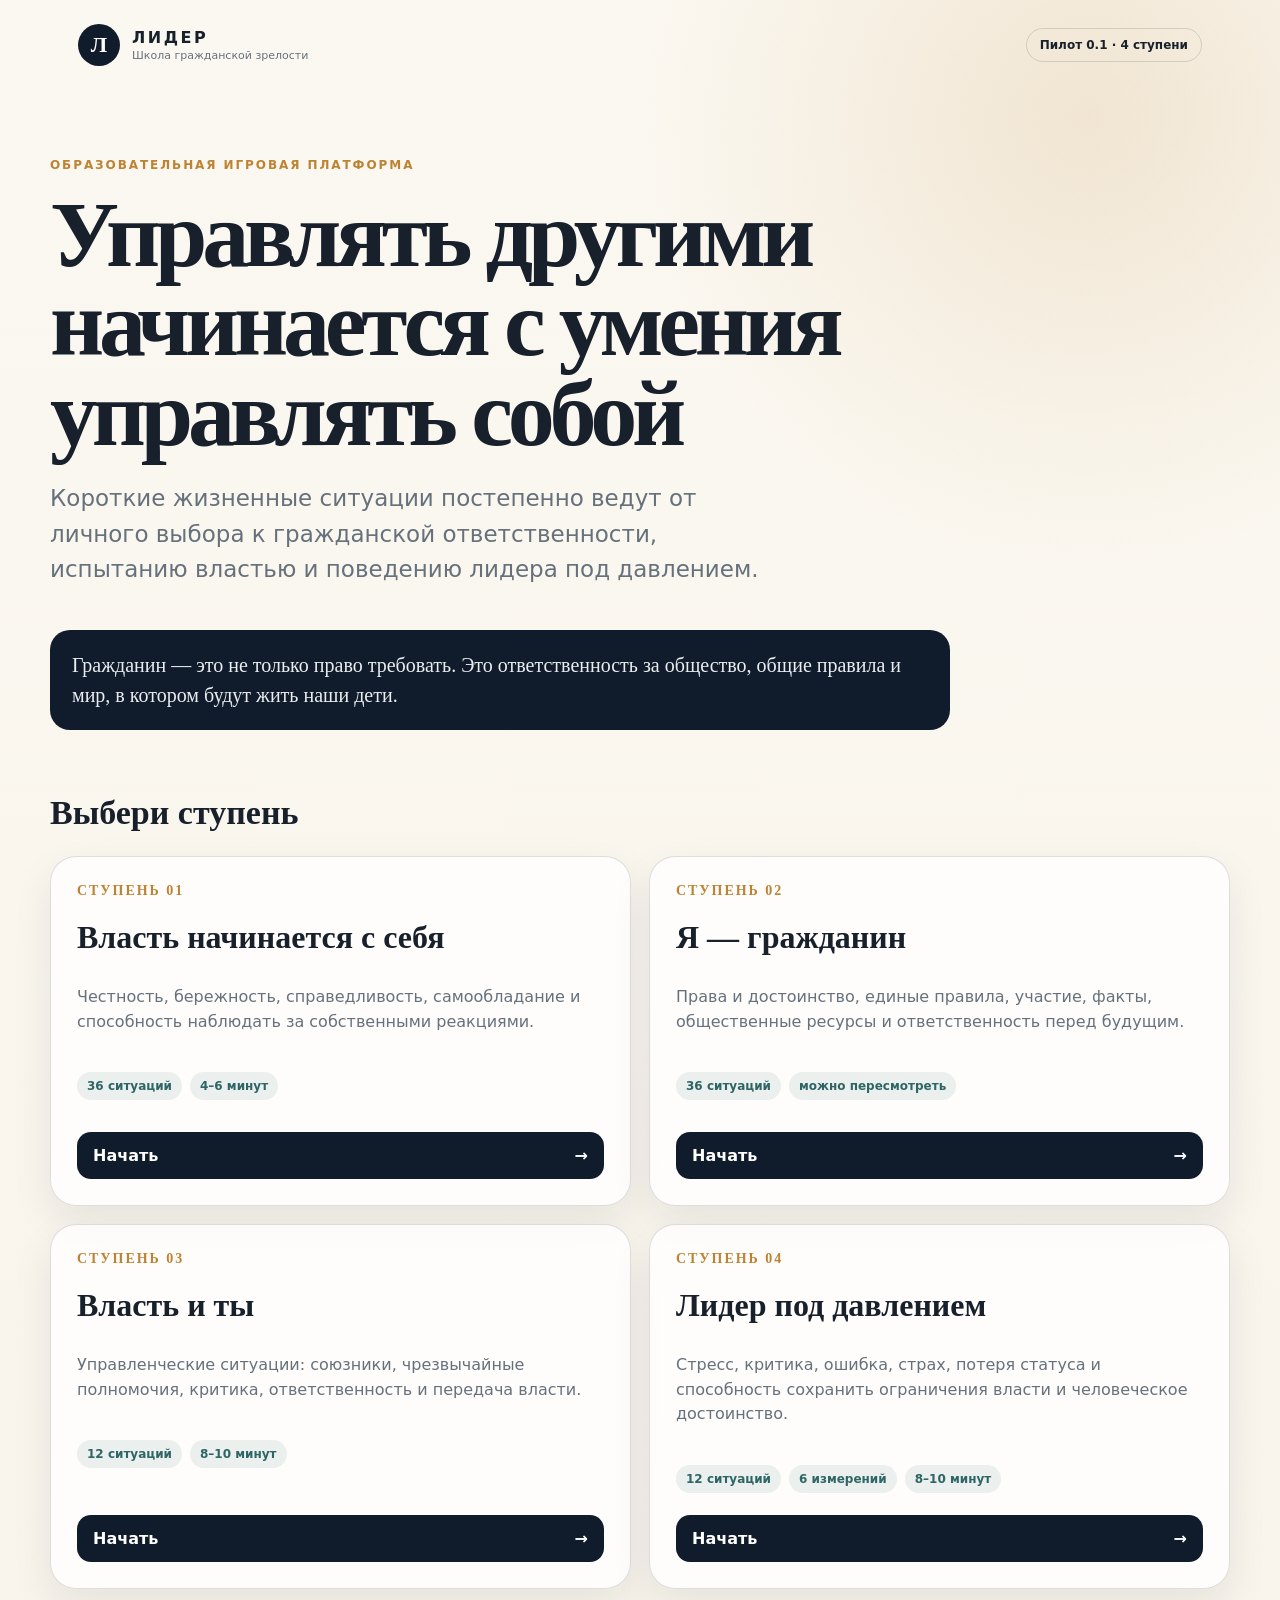
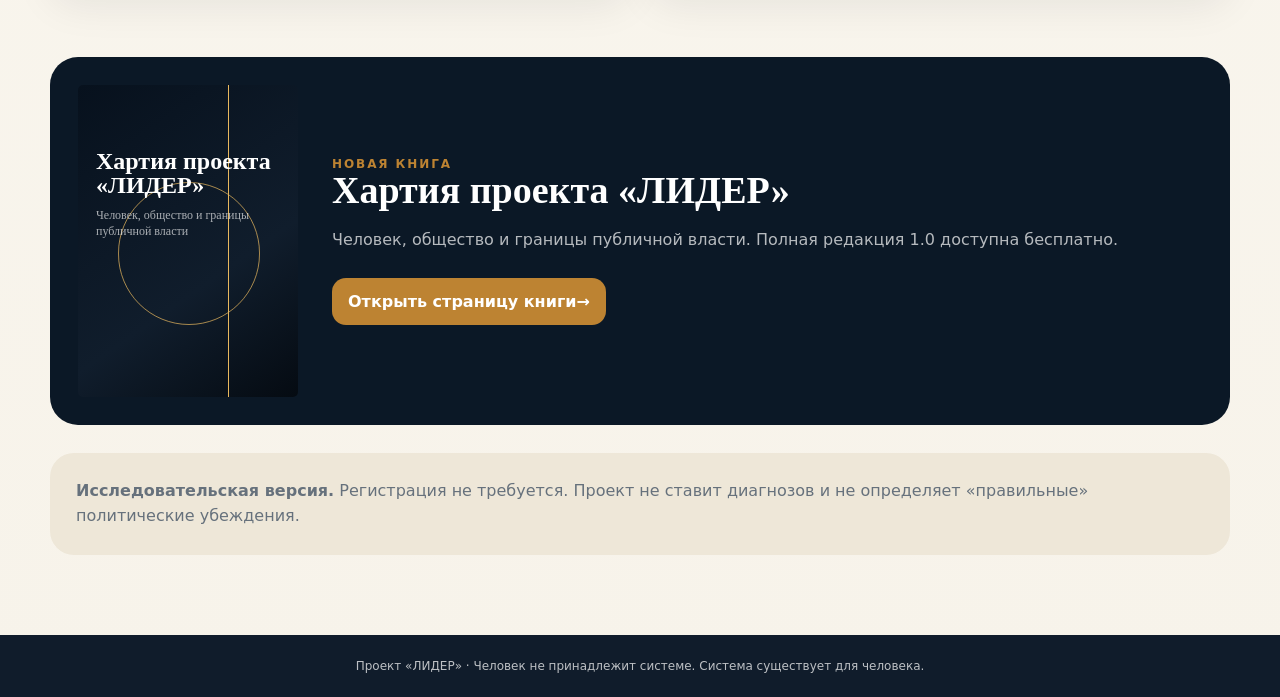
<file: index.html>
<!doctype html>
<html lang="ru"><head><meta charset="UTF-8"/><meta name="viewport" content="width=device-width,initial-scale=1.0"/><meta name="description" content="Пилот образовательной платформы «ЛИДЕР»: управление собой, гражданская зрелость, испытание властью, лидер под давлением и Хартия проекта."/><meta name="theme-color" content="#101c2b"/><title>ЛИДЕР — образовательная платформа</title><style>
:root{--navy:#101c2b;--paper:#f7f3ea;--ink:#17202b;--muted:#66717c;--gold:#bd8332;--teal:#2d6665;--line:rgba(16,28,43,.14)}*{box-sizing:border-box}body{margin:0;color:var(--ink);background:radial-gradient(circle at 85% 5%,rgba(189,131,50,.16),transparent 28rem),linear-gradient(180deg,#fbf8f1,var(--paper));font-family:Inter,system-ui,-apple-system,"Segoe UI",sans-serif}a{color:inherit}.header{display:flex;align-items:center;justify-content:space-between;gap:1rem;max-width:1180px;margin:auto;padding:24px 28px}.brand{display:flex;align-items:center;gap:12px;text-decoration:none}.mark{display:grid;place-items:center;width:42px;height:42px;border-radius:50%;color:#fff;background:var(--navy);font:700 22px Georgia}.brand strong{letter-spacing:.16em}.brand small{display:block;margin-top:2px;color:var(--muted);font-size:11px}.chip{padding:9px 13px;border:1px solid var(--line);border-radius:999px;font-size:12px;font-weight:700}main{width:min(1180px,calc(100% - 40px));margin:auto;padding:56px 0 80px}.eyebrow{color:var(--gold);font-size:12px;font-weight:800;letter-spacing:.16em;text-transform:uppercase}h1{max-width:850px;margin:18px 0 0;font:700 clamp(48px,8vw,94px)/.95 Georgia;letter-spacing:-.055em}.lead{max-width:740px;color:var(--muted);font-size:clamp(18px,2.3vw,23px);line-height:1.55}.principle{max-width:900px;margin:42px 0;padding:20px 22px;color:#e9edf0;background:var(--navy);border-radius:20px;font:20px/1.5 Georgia}.title{margin:64px 0 24px;font:700 34px Georgia}.grid{display:grid;grid-template-columns:repeat(2,1fr);gap:18px}.card{min-height:350px;display:flex;flex-direction:column;padding:26px;background:rgba(255,255,255,.76);border:1px solid var(--line);border-radius:26px;box-shadow:0 16px 40px rgba(16,28,43,.08)}.num{color:var(--gold);font:700 14px Georgia;letter-spacing:.14em}.card h2{font:700 32px/1.06 Georgia;margin:22px 0 14px}.card p{color:var(--muted);line-height:1.55}.facts{display:flex;flex-wrap:wrap;gap:8px;margin:22px 0}.facts span{padding:7px 10px;color:var(--teal);background:rgba(45,102,101,.09);border-radius:999px;font-size:12px;font-weight:750}.link{display:flex;justify-content:space-between;margin-top:auto;padding:14px 16px;color:#fff;background:var(--navy);border-radius:14px;text-decoration:none;font-weight:800}.book{display:grid;grid-template-columns:220px 1fr;gap:34px;align-items:center;margin-top:68px;padding:28px;background:#0b1826;border-radius:28px;color:#fff}.mini-cover{position:relative;aspect-ratio:148/210;padding:24px 18px;color:#fff;background:linear-gradient(145deg,#07111d,#101d2c 62%,#050b12);border-radius:5px;overflow:hidden}.mini-cover:before{position:absolute;left:68%;top:-5%;width:1px;height:110%;content:"";background:#e8b85e}.mini-cover:after{position:absolute;left:18%;top:31%;width:64%;aspect-ratio:1;content:"";border:1px solid rgba(232,184,94,.7);border-radius:50%}.mini-cover b,.mini-cover span{position:relative;z-index:2;display:block}.mini-cover b{margin-top:40px;font:700 24px/1 Georgia}.mini-cover span{margin-top:10px;color:rgba(255,255,255,.65);font:12px/1.35 Georgia}.book h2{font:700 38px/1.05 Georgia;margin:0 0 14px}.book p{color:rgba(255,255,255,.7);line-height:1.6}.book .link{display:inline-flex;margin-top:10px;background:var(--gold)}.note{margin-top:28px;padding:26px;background:#eee7d8;border-radius:24px;color:var(--muted);line-height:1.55}footer{padding:24px 28px;color:rgba(255,255,255,.72);background:var(--navy);text-align:center;font-size:12px}@media(max-width:900px){.grid{grid-template-columns:1fr}.book{grid-template-columns:160px 1fr}}@media(max-width:600px){main{width:calc(100% - 28px);padding-top:36px}.brand small{display:none}.book{grid-template-columns:1fr}.mini-cover{max-width:250px;margin:auto}.chip{font-size:10px}.principle{font-size:17px}}</style></head><body>
<header class="header"><a class="brand" href="./index.html"><span class="mark">Л</span><span><strong>ЛИДЕР</strong><small>Школа гражданской зрелости</small></span></a><span class="chip">Пилот 0.1 · 4 ступени</span></header><main><p class="eyebrow">Образовательная игровая платформа</p><h1>Управлять другими начинается с умения управлять собой</h1><p class="lead">Короткие жизненные ситуации постепенно ведут от личного выбора к гражданской ответственности, испытанию властью и поведению лидера под давлением.</p><div class="principle">Гражданин — это не только право требовать. Это ответственность за общество, общие правила и мир, в котором будут жить наши дети.</div><h2 class="title">Выбери ступень</h2><section class="grid">
<article class="card"><span class="num">СТУПЕНЬ 01</span><h2>Власть начинается с себя</h2><p>Честность, бережность, справедливость, самообладание и способность наблюдать за собственными реакциями.</p><div class="facts"><span>36 ситуаций</span><span>4–6 минут</span></div><a class="link" href="./step-1.html">Начать <span>→</span></a></article>
<article class="card"><span class="num">СТУПЕНЬ 02</span><h2>Я — гражданин</h2><p>Права и достоинство, единые правила, участие, факты, общественные ресурсы и ответственность перед будущим.</p><div class="facts"><span>36 ситуаций</span><span>можно пересмотреть</span></div><a class="link" href="./step-2.html">Начать <span>→</span></a></article>
<article class="card"><span class="num">СТУПЕНЬ 03</span><h2>Власть и ты</h2><p>Управленческие ситуации: союзники, чрезвычайные полномочия, критика, ответственность и передача власти.</p><div class="facts"><span>12 ситуаций</span><span>8–10 минут</span></div><a class="link" href="./step-3.html">Начать <span>→</span></a></article>
<article class="card"><span class="num">СТУПЕНЬ 04</span><h2>Лидер под давлением</h2><p>Стресс, критика, ошибка, страх, потеря статуса и способность сохранить ограничения власти и человеческое достоинство.</p><div class="facts"><span>12 ситуаций</span><span>6 измерений</span><span>8–10 минут</span></div><a class="link" href="./step-4.html">Начать <span>→</span></a></article></section>
<section class="book"><div class="mini-cover" aria-label="Обложка книги"><b>Хартия проекта «ЛИДЕР»</b><span>Человек, общество и границы публичной власти</span></div><div><div class="eyebrow">Новая книга</div><h2>Хартия проекта «ЛИДЕР»</h2><p>Человек, общество и границы публичной власти. Полная редакция 1.0 доступна бесплатно.</p><a class="link" href="./book/">Открыть страницу книги <span>→</span></a></div></section>
<section class="note"><strong>Исследовательская версия.</strong> Регистрация не требуется. Проект не ставит диагнозов и не определяет «правильные» политические убеждения.</section></main><footer>Проект «ЛИДЕР» · Человек не принадлежит системе. Система существует для человека.</footer></body></html>
</file>
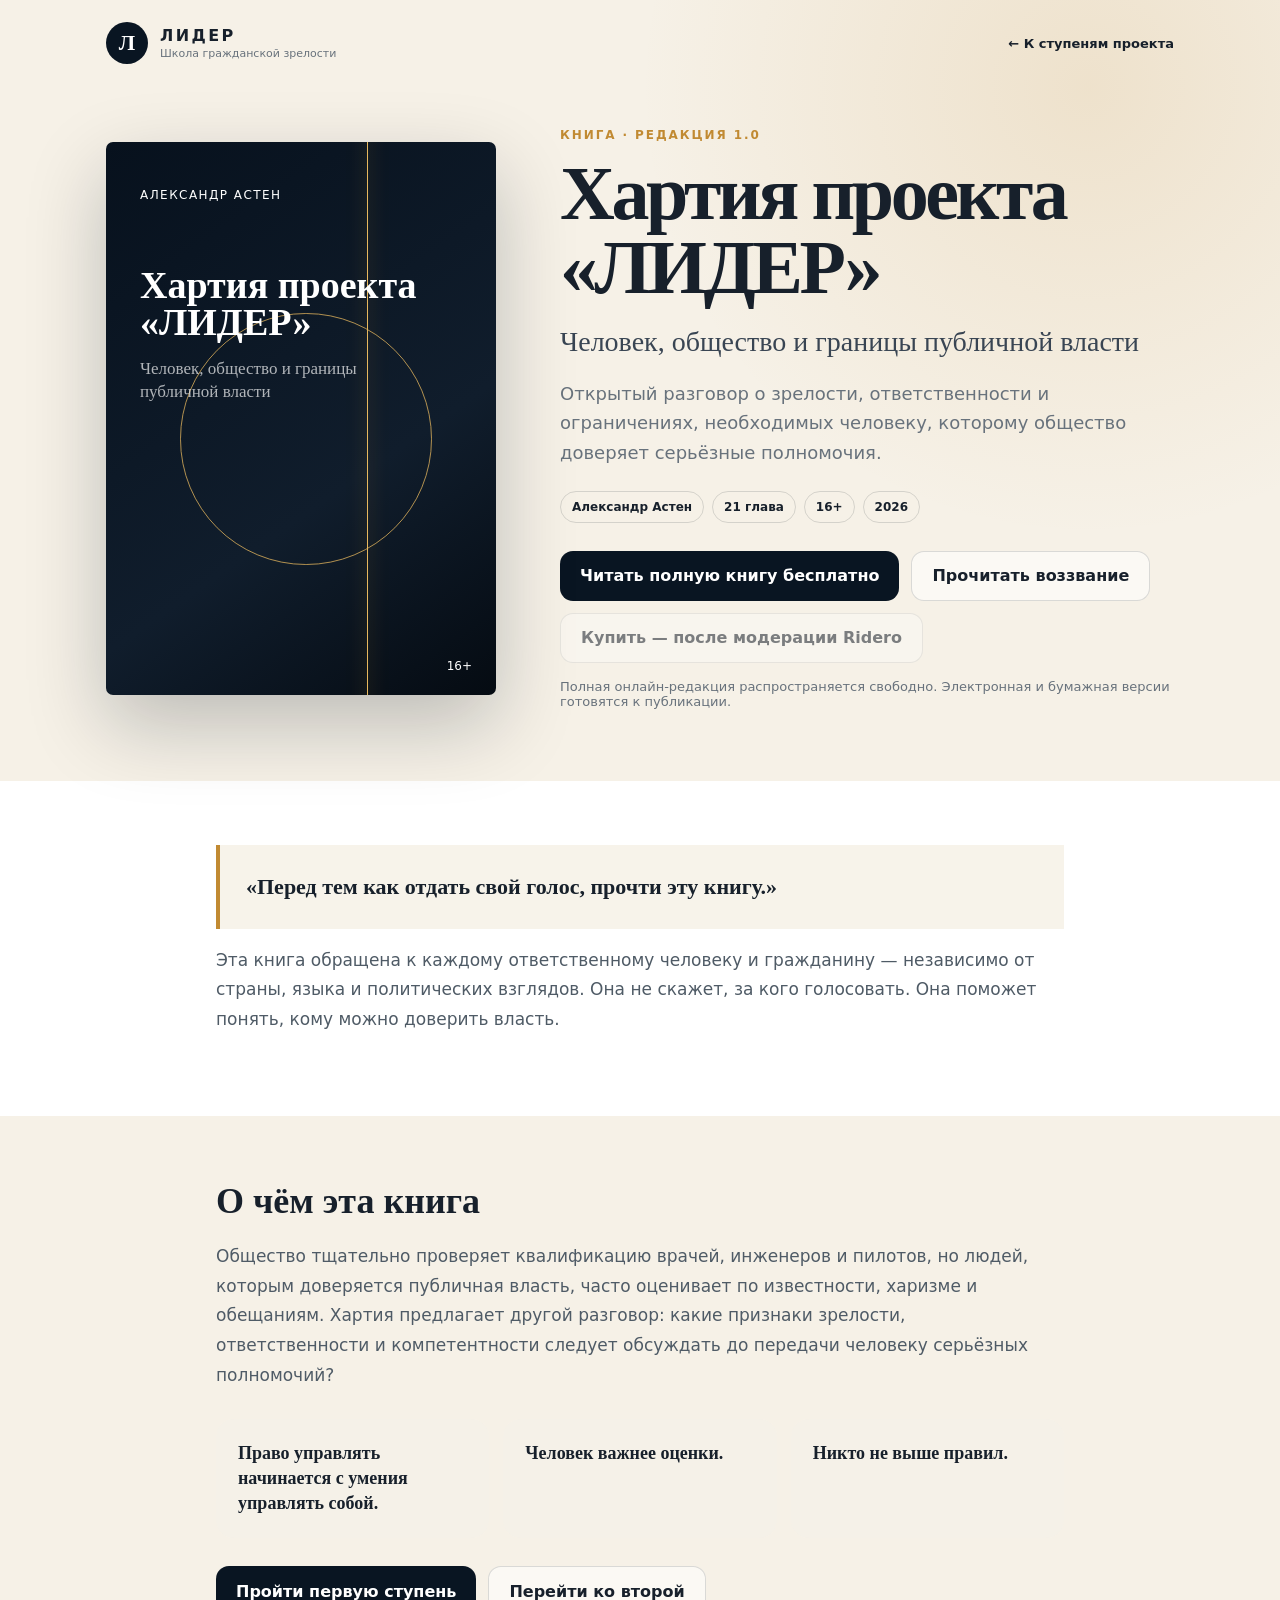
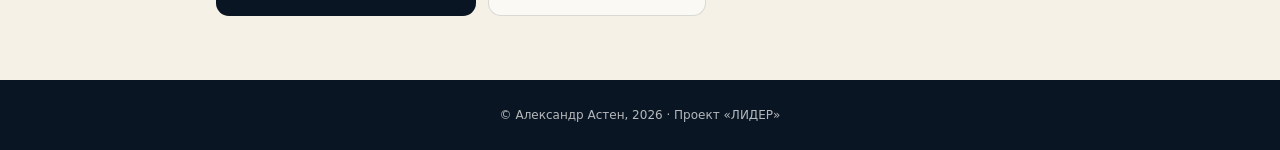
<file: book/index.html>
<!doctype html><html lang="ru"><head><meta charset="UTF-8"><meta name="viewport" content="width=device-width,initial-scale=1"><meta name="description" content="Хартия проекта ЛИДЕР — Александр Астен. Человек, общество и границы публичной власти. Читать бесплатно."><title>Хартия проекта «ЛИДЕР» — Александр Астен</title><style>
:root{--navy:#091522;--paper:#f6f1e7;--ink:#17202b;--muted:#68727c;--gold:#c18a32;--line:rgba(9,21,34,.14)}*{box-sizing:border-box}body{margin:0;color:var(--ink);background:radial-gradient(circle at 85% 5%,rgba(193,138,50,.15),transparent 28rem),var(--paper);font-family:Inter,system-ui,-apple-system,"Segoe UI",sans-serif}a{color:inherit}.header{display:flex;align-items:center;justify-content:space-between;gap:16px;max-width:1120px;margin:auto;padding:22px 26px}.brand{display:flex;align-items:center;gap:12px;text-decoration:none}.mark{display:grid;place-items:center;width:42px;height:42px;border-radius:50%;color:#fff;background:var(--navy);font:700 22px Georgia}.brand strong{letter-spacing:.15em}.brand small{display:block;color:var(--muted);font-size:11px;margin-top:2px}.back{font-size:13px;font-weight:700;text-decoration:none}.hero{max-width:1120px;margin:auto;padding:42px 26px 72px;display:grid;grid-template-columns:minmax(250px,390px) 1fr;gap:64px;align-items:center}.cover{position:relative;aspect-ratio:148/210;overflow:hidden;padding:46px 34px;color:#fff;background:linear-gradient(145deg,#07111d,#101d2c 62%,#050b12);border-radius:7px;box-shadow:0 30px 80px rgba(9,21,34,.24)}.cover:before{position:absolute;left:67%;top:-8%;width:1px;height:118%;content:"";background:#e8b85e;box-shadow:0 0 18px #d69832}.cover:after{position:absolute;left:19%;top:31%;width:64%;aspect-ratio:1;content:"";border:1px solid rgba(232,184,94,.75);border-radius:50%}.cover .ct{position:relative;z-index:2}.cover .author{font-size:12px;letter-spacing:.12em}.cover h2{margin:65px 0 14px;font:700 38px/.98 Georgia}.cover p{max-width:250px;color:rgba(255,255,255,.68);font:17px/1.35 Georgia}.cover .age{position:absolute;right:24px;bottom:22px;z-index:2;font-size:12px}.eyebrow{color:var(--gold);font-size:12px;font-weight:800;letter-spacing:.16em;text-transform:uppercase}.hero h1{margin:14px 0 18px;font:700 clamp(43px,7vw,76px)/.98 Georgia;letter-spacing:-.045em}.subtitle{font:400 clamp(20px,2.5vw,28px)/1.35 Georgia;color:#394553}.lead{max-width:700px;color:var(--muted);font-size:18px;line-height:1.65}.meta{display:flex;flex-wrap:wrap;gap:8px;margin:23px 0}.meta span{padding:8px 11px;border:1px solid var(--line);border-radius:999px;font-size:12px;font-weight:750}.actions{display:flex;flex-wrap:wrap;gap:12px;margin-top:28px}.button{display:inline-flex;align-items:center;justify-content:center;min-height:50px;padding:0 20px;border-radius:13px;text-decoration:none;font-weight:800}.primary{color:#fff;background:var(--navy)}.secondary{border:1px solid var(--line);background:rgba(255,255,255,.55)}.disabled{cursor:not-allowed;opacity:.55}.note{margin-top:16px;color:var(--muted);font-size:13px}.content{background:#fff}.section{max-width:900px;margin:auto;padding:64px 26px}.section h2{font:700 36px Georgia;margin:0 0 20px}.section p{font-size:17px;line-height:1.75;color:#4f5b66}.principles{display:grid;grid-template-columns:repeat(3,1fr);gap:14px;margin-top:28px}.principle{padding:22px;background:#f5f1e8;border-radius:18px;font:700 18px/1.4 Georgia}.quote{padding:26px;border-left:4px solid var(--gold);background:#f7f3ea;font:700 22px/1.45 Georgia}.footer{padding:28px 26px;color:rgba(255,255,255,.7);background:var(--navy);text-align:center;font-size:12px}@media(max-width:820px){.hero{grid-template-columns:1fr;gap:34px}.cover{max-width:380px;margin:auto}.principles{grid-template-columns:1fr}}@media(max-width:520px){.header{padding:18px}.brand small{display:none}.hero{padding:26px 18px 54px}.section{padding:48px 18px}.actions{display:grid}.button{width:100%}}
</style></head><body><header class="header"><a class="brand" href="../index.html"><span class="mark">Л</span><span><strong>ЛИДЕР</strong><small>Школа гражданской зрелости</small></span></a><a class="back" href="../index.html">← К ступеням проекта</a></header><main><section class="hero"><div class="cover" aria-label="Обложка книги"><div class="ct"><div class="author">АЛЕКСАНДР АСТЕН</div><h2>Хартия проекта «ЛИДЕР»</h2><p>Человек, общество и границы публичной власти</p></div><div class="age">16+</div></div><div><div class="eyebrow">Книга · редакция 1.0</div><h1>Хартия проекта «ЛИДЕР»</h1><div class="subtitle">Человек, общество и границы публичной власти</div><p class="lead">Открытый разговор о зрелости, ответственности и ограничениях, необходимых человеку, которому общество доверяет серьёзные полномочия.</p><div class="meta"><span>Александр Астен</span><span>21 глава</span><span>16+</span><span>2026</span></div><div class="actions"><a class="button primary" href="./read.html">Читать полную книгу бесплатно</a><a class="button secondary" href="./read.html#appeal">Прочитать воззвание</a><span class="button secondary disabled" aria-disabled="true">Купить — после модерации Ridero</span></div><div class="note">Полная онлайн-редакция распространяется свободно. Электронная и бумажная версии готовятся к публикации.</div></div></section><section class="content"><div class="section"><div class="quote">«Перед тем как отдать свой голос, прочти эту книгу.»</div><p>Эта книга обращена к каждому ответственному человеку и гражданину — независимо от страны, языка и политических взглядов. Она не скажет, за кого голосовать. Она поможет понять, кому можно доверить власть.</p></div></section><section class="section"><h2>О чём эта книга</h2><p>Общество тщательно проверяет квалификацию врачей, инженеров и пилотов, но людей, которым доверяется публичная власть, часто оценивает по известности, харизме и обещаниям. Хартия предлагает другой разговор: какие признаки зрелости, ответственности и компетентности следует обсуждать до передачи человеку серьёзных полномочий?</p><div class="principles"><div class="principle">Право управлять начинается с умения управлять собой.</div><div class="principle">Человек важнее оценки.</div><div class="principle">Никто не выше правил.</div></div><div class="actions"><a class="button primary" href="../step-1.html">Пройти первую ступень</a><a class="button secondary" href="../step-2.html">Перейти ко второй</a></div></section></main><footer class="footer">© Александр Астен, 2026 · Проект «ЛИДЕР»</footer></body></html>
</file>
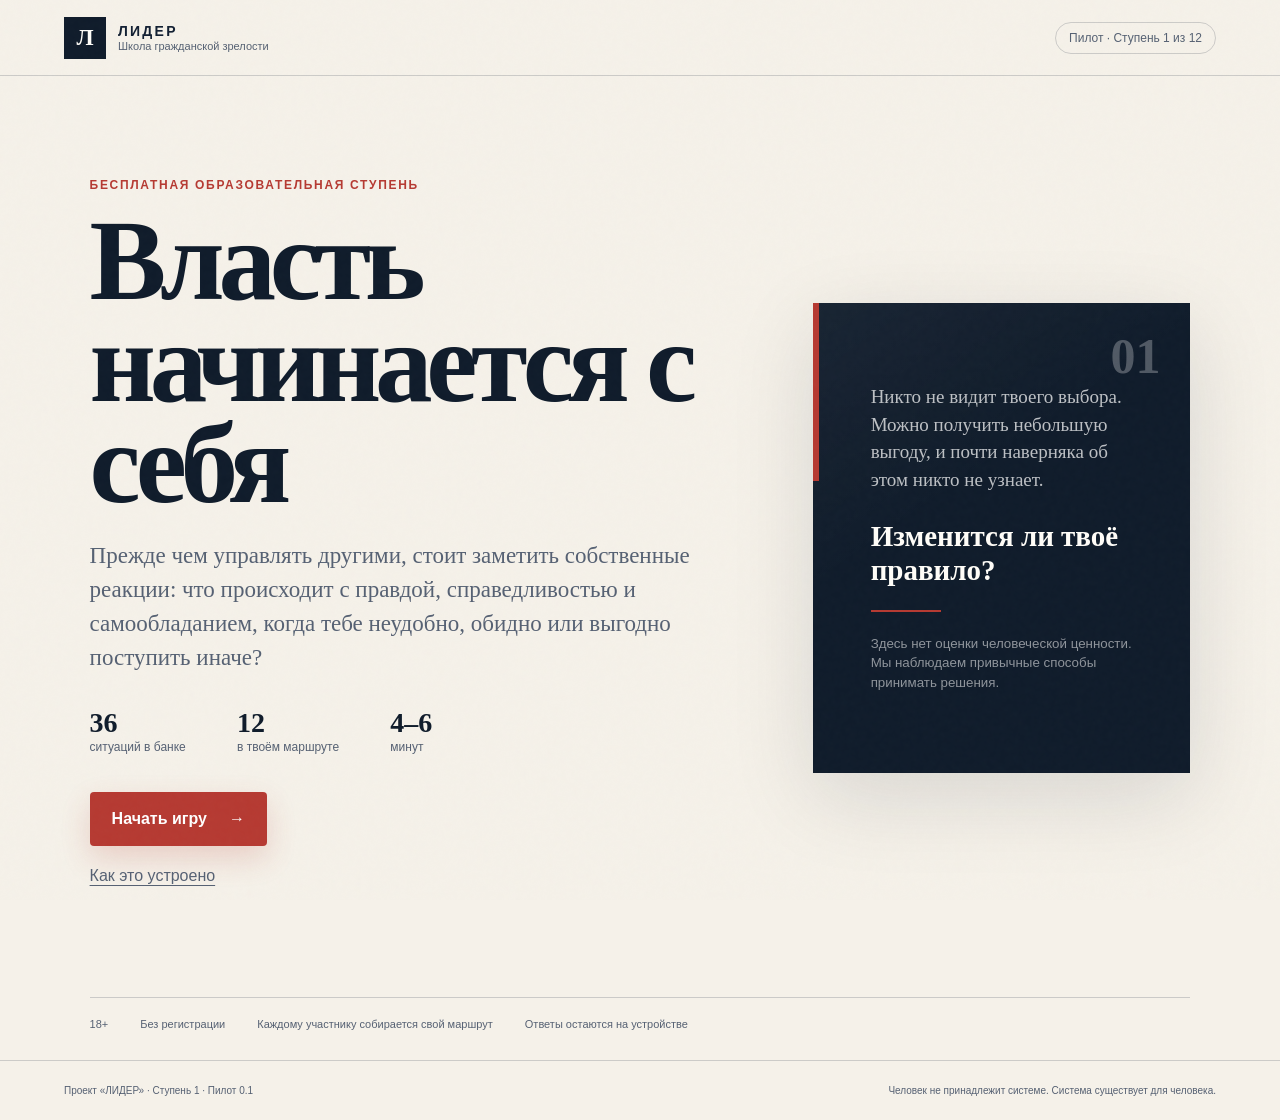
<file: step-1.html>
<!doctype html>
<html lang="ru">
  <head>
    <meta charset="UTF-8" />
    <meta name="viewport" content="width=device-width, initial-scale=1.0" />
    <meta
      name="description"
      content="Первая образовательная ступень проекта «ЛИДЕР»: короткие жизненные ситуации о честности, бережности и управлении собой."
    />
    <meta name="theme-color" content="#101c2b" />
    <title>ЛИДЕР — Ступень 1: Власть начинается с себя</title>
    <style>:root {
  --ink: #132033;
  --ink-soft: #566173;
  --paper: #f5f1e9;
  --paper-deep: #e9e1d4;
  --navy: #101c2b;
  --navy-2: #182a41;
  --red: #b63a32;
  --red-dark: #8f2823;
  --blue: #315e8c;
  --line: rgba(19, 32, 51, 0.18);
  --white: #fffdf8;
  --shadow: 0 24px 80px rgba(16, 28, 43, 0.12);
  --radius: 4px;
  --serif: Georgia, "Times New Roman", serif;
  --sans: Inter, -apple-system, BlinkMacSystemFont, "Segoe UI", sans-serif;
}

* {
  box-sizing: border-box;
}

html {
  scroll-behavior: smooth;
}

body {
  margin: 0;
  min-width: 320px;
  background: var(--paper);
  color: var(--ink);
  font-family: var(--sans);
  min-height: 100vh;
}

button,
textarea,
select,
input {
  font: inherit;
}

button {
  cursor: pointer;
}

.noise {
  position: fixed;
  inset: 0;
  pointer-events: none;
  opacity: 0.035;
  z-index: 50;
  background-image: url("data:image/svg+xml,%3Csvg viewBox='0 0 160 160' xmlns='http://www.w3.org/2000/svg'%3E%3Cfilter id='n'%3E%3CfeTurbulence type='fractalNoise' baseFrequency='.88' numOctaves='3' stitchTiles='stitch'/%3E%3C/filter%3E%3Crect width='100%25' height='100%25' filter='url(%23n)' opacity='.55'/%3E%3C/svg%3E");
}

.site-header {
  min-height: 76px;
  display: flex;
  align-items: center;
  justify-content: space-between;
  gap: 24px;
  padding: 14px clamp(20px, 5vw, 72px);
  border-bottom: 1px solid var(--line);
  background: rgba(245, 241, 233, 0.92);
  backdrop-filter: blur(14px);
  position: sticky;
  top: 0;
  z-index: 20;
}

.brand {
  display: inline-flex;
  align-items: center;
  gap: 12px;
  color: var(--ink);
  text-decoration: none;
}

.brand-mark {
  width: 42px;
  height: 42px;
  display: grid;
  place-items: center;
  color: var(--white);
  background: var(--navy);
  font: 700 23px/1 var(--serif);
}

.brand-copy {
  display: grid;
  gap: 1px;
}

.brand-copy strong {
  letter-spacing: 0.16em;
  font-size: 14px;
}

.brand-copy small {
  color: var(--ink-soft);
  font-size: 11px;
}

.stage-chip {
  border: 1px solid var(--line);
  border-radius: 999px;
  padding: 8px 13px;
  color: var(--ink-soft);
  font-size: 12px;
}

main {
  min-height: calc(100vh - 76px);
}

.screen {
  display: none;
  animation: screenIn 320ms ease both;
}

.screen.is-active {
  display: block;
}

@keyframes screenIn {
  from {
    opacity: 0;
    transform: translateY(8px);
  }
  to {
    opacity: 1;
    transform: translateY(0);
  }
}

.hero {
  padding: clamp(42px, 8vw, 110px) clamp(20px, 7vw, 110px) 30px;
}

.hero-grid {
  max-width: 1240px;
  margin: 0 auto;
  display: grid;
  grid-template-columns: minmax(0, 1.15fr) minmax(320px, 0.7fr);
  gap: clamp(48px, 8vw, 120px);
  align-items: center;
}

.eyebrow {
  margin: 0 0 18px;
  color: var(--red);
  font-size: 12px;
  font-weight: 800;
  letter-spacing: 0.14em;
  text-transform: uppercase;
}

h1,
h2,
h3,
p {
  margin-top: 0;
}

h1 {
  margin-bottom: 24px;
  font: 700 clamp(62px, 9vw, 124px) / 0.88 var(--serif);
  letter-spacing: -0.055em;
  color: var(--navy);
}

h2 {
  font: 700 clamp(34px, 5vw, 58px) / 1 var(--serif);
  letter-spacing: -0.035em;
}

h3 {
  font: 700 25px/1.15 var(--serif);
}

.hero-lead {
  max-width: 690px;
  margin-bottom: 34px;
  color: var(--ink-soft);
  font: 400 clamp(18px, 2vw, 23px) / 1.48 var(--serif);
}

.hero-facts {
  display: flex;
  gap: clamp(26px, 4vw, 56px);
  margin-bottom: 38px;
}

.hero-facts div {
  display: grid;
  gap: 3px;
}

.hero-facts strong {
  font: 700 28px/1 var(--serif);
  color: var(--navy);
}

.hero-facts span {
  color: var(--ink-soft);
  font-size: 12px;
}

.primary-button,
.secondary-button,
.text-button,
.back-button,
.exit-button {
  border: 0;
  border-radius: var(--radius);
  transition:
    background 180ms ease,
    color 180ms ease,
    transform 180ms ease,
    border-color 180ms ease;
}

.primary-button {
  min-height: 54px;
  display: inline-flex;
  align-items: center;
  justify-content: center;
  gap: 22px;
  padding: 14px 22px;
  background: var(--red);
  color: white;
  font-weight: 750;
  box-shadow: 0 12px 30px rgba(182, 58, 50, 0.19);
}

.primary-button:hover:not(:disabled) {
  background: var(--red-dark);
  transform: translateY(-1px);
}

.primary-button:disabled {
  cursor: not-allowed;
  opacity: 0.42;
  box-shadow: none;
}

.secondary-button {
  min-height: 52px;
  padding: 13px 20px;
  color: var(--navy);
  background: transparent;
  border: 1px solid var(--line);
  font-weight: 700;
}

.secondary-button:hover {
  border-color: var(--navy);
}

.text-button,
.back-button,
.exit-button {
  color: var(--ink-soft);
  background: transparent;
  padding: 12px 0;
}

.text-button {
  display: block;
  margin-top: 9px;
  text-decoration: underline;
  text-underline-offset: 4px;
}

.back-button {
  margin-bottom: 32px;
}

.hero-card {
  position: relative;
  min-height: 470px;
  display: flex;
  flex-direction: column;
  justify-content: center;
  padding: clamp(30px, 5vw, 58px);
  color: var(--white);
  background:
    linear-gradient(145deg, rgba(255, 255, 255, 0.04), transparent 40%),
    var(--navy);
  box-shadow: var(--shadow);
}

.hero-card::before {
  content: "";
  position: absolute;
  top: 0;
  left: 0;
  width: 6px;
  height: 38%;
  background: var(--red);
}

.card-index {
  position: absolute;
  top: 28px;
  right: 30px;
  color: rgba(255, 255, 255, 0.27);
  font: 700 50px/1 var(--serif);
}

.hero-card p {
  color: rgba(255, 255, 255, 0.72);
  font: 400 19px/1.45 var(--serif);
}

.hero-card strong {
  display: block;
  margin: 8px 0 22px;
  font: 700 29px/1.17 var(--serif);
}

.hero-card small {
  color: rgba(255, 255, 255, 0.53);
  line-height: 1.45;
}

.card-rule {
  width: 70px;
  height: 2px;
  margin-bottom: 22px;
  background: var(--red);
}

.trust-strip {
  max-width: 1240px;
  margin: clamp(55px, 8vw, 100px) auto 0;
  padding-top: 20px;
  border-top: 1px solid var(--line);
  display: flex;
  flex-wrap: wrap;
  gap: 14px 32px;
  color: var(--ink-soft);
  font-size: 11px;
}

.narrow-panel {
  width: min(760px, calc(100% - 40px));
  margin: 0 auto;
  padding: clamp(42px, 7vw, 90px) 0 100px;
}

.narrow-panel > p:not(.eyebrow, .form-hint, .action-status) {
  color: var(--ink-soft);
  font: 400 18px/1.55 var(--serif);
}

.dimension-list {
  margin: 34px 0;
  display: grid;
  grid-template-columns: repeat(2, minmax(0, 1fr));
  gap: 12px;
}

.dimension-method {
  padding: 18px;
  background: rgba(255, 253, 248, 0.64);
  border: 1px solid var(--line);
}

.dimension-method strong {
  display: block;
  margin-bottom: 5px;
  font: 700 17px/1.2 var(--serif);
}

.dimension-method span {
  color: var(--ink-soft);
  font-size: 12px;
  line-height: 1.4;
}

.callout {
  margin: 34px 0;
  padding: 24px;
  border-left: 4px solid var(--red);
  background: var(--paper-deep);
}

.callout strong {
  font-family: var(--serif);
}

.callout p {
  margin: 7px 0 0;
  color: var(--ink-soft);
  line-height: 1.5;
}

.rules-list {
  margin: 28px 0 34px;
  padding: 0;
  list-style: none;
  counter-reset: rule;
}

.rules-list li {
  counter-increment: rule;
  position: relative;
  padding: 18px 0 18px 54px;
  border-bottom: 1px solid var(--line);
  line-height: 1.55;
}

.rules-list li::before {
  content: "0" counter(rule);
  position: absolute;
  left: 0;
  top: 18px;
  color: var(--red);
  font: 700 15px/1 var(--serif);
}

.consent-row {
  margin: 26px 0 5px;
  display: flex;
  gap: 13px;
  align-items: flex-start;
  line-height: 1.45;
}

.consent-row input {
  width: 20px;
  height: 20px;
  margin-top: 1px;
  accent-color: var(--red);
}

.form-hint,
.action-status {
  min-height: 22px;
  margin: 7px 0 12px;
  color: var(--red-dark);
  font-size: 12px;
}

.test-shell,
.result-shell {
  width: min(980px, calc(100% - 40px));
  margin: 0 auto;
  padding: clamp(28px, 5vw, 58px) 0 90px;
}

.test-topline {
  display: flex;
  justify-content: space-between;
  align-items: center;
  gap: 18px;
}

.progress-copy {
  display: flex;
  gap: 18px;
  color: var(--ink-soft);
  font-size: 12px;
}

.progress-track {
  height: 3px;
  margin: 12px 0 clamp(34px, 5vw, 62px);
  background: rgba(19, 32, 51, 0.11);
  overflow: hidden;
}

.progress-fill {
  height: 100%;
  width: 8.33%;
  background: var(--red);
  transition: width 280ms ease;
}

.question-card {
  padding: clamp(26px, 6vw, 62px);
  background: var(--white);
  border: 1px solid rgba(19, 32, 51, 0.1);
  box-shadow: var(--shadow);
}

.question-meta {
  display: flex;
  justify-content: space-between;
  gap: 18px;
  margin-bottom: 24px;
  color: var(--red);
  font-size: 11px;
  font-weight: 800;
  letter-spacing: 0.09em;
  text-transform: uppercase;
}

.question-card h2 {
  max-width: 790px;
  margin-bottom: 19px;
  font-size: clamp(32px, 4vw, 49px);
}

.question-card > p {
  max-width: 800px;
  color: var(--ink-soft);
  font: 400 18px/1.55 var(--serif);
}

.question-prompt {
  margin: 24px 0 14px !important;
  color: var(--ink) !important;
  font-weight: 700 !important;
}

.answers {
  display: grid;
  gap: 11px;
}

.answer-option {
  width: 100%;
  min-height: 68px;
  display: grid;
  grid-template-columns: 34px 1fr;
  gap: 12px;
  align-items: center;
  padding: 15px 18px;
  text-align: left;
  color: var(--ink);
  background: var(--paper);
  border: 1px solid transparent;
  border-radius: var(--radius);
  line-height: 1.42;
}

.answer-option:hover {
  border-color: rgba(19, 32, 51, 0.34);
}

.answer-option.is-selected {
  border-color: var(--navy);
  background: #e8edf1;
}

.answer-letter {
  width: 30px;
  height: 30px;
  display: grid;
  place-items: center;
  border: 1px solid var(--line);
  border-radius: 50%;
  font: 700 13px/1 var(--serif);
}

.answer-option.is-selected .answer-letter {
  color: white;
  background: var(--navy);
  border-color: var(--navy);
}

.test-actions {
  display: flex;
  justify-content: space-between;
  gap: 16px;
  margin-top: 24px;
}

.result-heading {
  max-width: 730px;
  margin-bottom: 38px;
}

.result-heading p:last-child {
  color: var(--ink-soft);
  font: 400 18px/1.5 var(--serif);
}

.result-hero {
  display: grid;
  grid-template-columns: 0.45fr 1fr;
  background: var(--navy);
  color: white;
  box-shadow: var(--shadow);
}

.result-code-block,
.result-summary {
  padding: clamp(26px, 5vw, 48px);
}

.result-code-block {
  border-right: 1px solid rgba(255, 255, 255, 0.15);
}

.result-code-block span,
.result-summary span,
.reflection-grid article > span {
  display: block;
  margin-bottom: 11px;
  color: rgba(255, 255, 255, 0.55);
  font-size: 10px;
  font-weight: 800;
  letter-spacing: 0.12em;
  text-transform: uppercase;
}

.result-code-block strong {
  display: block;
  margin-bottom: 10px;
  font: 700 26px/1 var(--serif);
  letter-spacing: 0.08em;
}

.result-code-block small {
  color: rgba(255, 255, 255, 0.45);
  line-height: 1.4;
}

.result-summary h3 {
  margin-bottom: 10px;
  font-size: clamp(27px, 4vw, 40px);
}

.result-summary p {
  margin: 0;
  color: rgba(255, 255, 255, 0.68);
  line-height: 1.5;
}

.profile-grid {
  margin: 24px 0;
  display: grid;
  grid-template-columns: repeat(2, minmax(0, 1fr));
  gap: 12px;
}

.profile-item {
  padding: 20px;
  border: 1px solid var(--line);
  background: rgba(255, 253, 248, 0.58);
}

.profile-item-top {
  display: flex;
  justify-content: space-between;
  gap: 16px;
  margin-bottom: 11px;
}

.profile-item strong {
  font: 700 17px/1.2 var(--serif);
}

.profile-item span {
  color: var(--ink-soft);
  font-size: 11px;
}

.profile-bar {
  height: 5px;
  background: rgba(19, 32, 51, 0.11);
}

.profile-bar div {
  height: 100%;
  background: var(--blue);
}

.profile-item p {
  margin: 11px 0 0;
  color: var(--ink-soft);
  font-size: 12px;
  line-height: 1.45;
}

.reflection-grid {
  display: grid;
  grid-template-columns: repeat(2, minmax(0, 1fr));
  gap: 12px;
}

.reflection-grid article {
  padding: clamp(25px, 4vw, 38px);
  background: var(--navy-2);
  color: white;
}

.reflection-grid article > span {
  color: rgba(255, 255, 255, 0.49);
}

.reflection-grid article p {
  margin-bottom: 0;
  color: rgba(255, 255, 255, 0.68);
  line-height: 1.5;
}

.reflection-grid .risk-card {
  background: var(--red-dark);
}

.result-note {
  margin: 26px 0;
  padding: 24px;
  border: 1px solid var(--line);
}

.result-note strong {
  font-family: var(--serif);
}

.result-note p {
  margin: 8px 0 0;
  color: var(--ink-soft);
  line-height: 1.5;
}

.result-actions {
  display: flex;
  flex-wrap: wrap;
  gap: 10px;
}

.feedback-panel textarea,
.feedback-panel select {
  width: 100%;
  margin-bottom: 24px;
  padding: 13px 14px;
  color: var(--ink);
  background: var(--white);
  border: 1px solid var(--line);
  border-radius: var(--radius);
}

.feedback-panel textarea:focus,
.feedback-panel select:focus {
  outline: 2px solid rgba(49, 94, 140, 0.24);
  border-color: var(--blue);
}

.field-label,
.rating-field legend {
  display: block;
  margin-bottom: 9px;
  font-weight: 750;
  line-height: 1.4;
}

.rating-field {
  padding: 0;
  margin: 25px 0;
  border: 0;
}

.rating-row {
  display: flex;
  gap: 8px;
}

.rating-button {
  width: 46px;
  height: 46px;
  border: 1px solid var(--line);
  border-radius: 50%;
  color: var(--ink);
  background: var(--white);
}

.rating-button.is-selected {
  color: white;
  background: var(--navy);
  border-color: var(--navy);
}

dialog {
  width: min(520px, calc(100% - 30px));
  border: 0;
  padding: 0;
  color: var(--ink);
  background: var(--paper);
  box-shadow: 0 30px 100px rgba(0, 0, 0, 0.28);
}

dialog::backdrop {
  background: rgba(10, 19, 30, 0.7);
  backdrop-filter: blur(4px);
}

.dialog-content {
  padding: 34px;
}

.dialog-content h2 {
  font-size: 34px;
}

.dialog-content > p:not(.eyebrow) {
  color: var(--ink-soft);
  line-height: 1.5;
}

.dialog-actions {
  display: flex;
  gap: 10px;
  margin-top: 26px;
}

footer {
  padding: 24px clamp(20px, 5vw, 72px);
  display: flex;
  justify-content: space-between;
  gap: 20px;
  border-top: 1px solid var(--line);
  color: var(--ink-soft);
  font-size: 10px;
}

:focus-visible {
  outline: 3px solid rgba(182, 58, 50, 0.35);
  outline-offset: 3px;
}

@media (max-width: 800px) {
  .hero-grid,
  .result-hero,
  .profile-grid,
  .reflection-grid {
    grid-template-columns: 1fr;
  }

  .hero {
    padding-top: 52px;
  }

  .hero-card {
    min-height: 380px;
  }

  .result-code-block {
    border-right: 0;
    border-bottom: 1px solid rgba(255, 255, 255, 0.15);
  }

  .dimension-list {
    grid-template-columns: 1fr;
  }
}

@media (max-width: 560px) {
  .site-header {
    min-height: 66px;
    padding: 10px 16px;
  }

  .brand-mark {
    width: 38px;
    height: 38px;
  }

  .brand-copy small {
    display: none;
  }

  .stage-chip {
    max-width: 150px;
    text-align: center;
    padding: 7px 10px;
    font-size: 10px;
  }

  h1 {
    font-size: 64px;
  }

  h2 {
    font-size: 35px;
  }

  .hero-facts {
    justify-content: space-between;
    gap: 12px;
  }

  .hero-card {
    min-height: 340px;
  }

  .trust-strip {
    display: grid;
  }

  .question-card {
    padding: 24px 18px;
  }

  .question-card h2 {
    font-size: 31px;
  }

  .question-card > p {
    font-size: 16px;
  }

  .answer-option {
    min-height: 74px;
    padding: 13px;
    grid-template-columns: 30px 1fr;
    font-size: 14px;
  }

  .test-actions {
    display: grid;
    grid-template-columns: 0.75fr 1.4fr;
  }

  .test-actions .primary-button,
  .test-actions .secondary-button {
    padding-inline: 10px;
    font-size: 13px;
  }

  .result-actions,
  .dialog-actions {
    display: grid;
  }

  .result-actions button {
    width: 100%;
  }

  footer {
    display: grid;
  }
}

@media (prefers-reduced-motion: reduce) {
  *,
  *::before,
  *::after {
    scroll-behavior: auto !important;
    animation-duration: 0.01ms !important;
    transition-duration: 0.01ms !important;
  }
}

.learning-card {
  margin-top: 1rem;
  padding: 1rem 1.1rem;
  border: 1px solid rgba(193, 143, 67, 0.38);
  border-radius: 16px;
  background:
    linear-gradient(135deg, rgba(193, 143, 67, 0.12), rgba(31, 84, 87, 0.08)),
    rgba(255, 255, 255, 0.72);
}

.learning-card[hidden] {
  display: none;
}

.learning-card span {
  display: block;
  margin-bottom: 0.35rem;
  color: var(--accent);
  font-size: 0.72rem;
  font-weight: 800;
  letter-spacing: 0.11em;
  text-transform: uppercase;
}

.learning-card p {
  margin: 0 0 0.45rem;
  color: var(--ink);
  font-weight: 700;
  line-height: 1.5;
}

.learning-card small {
  display: block;
  color: var(--muted);
  line-height: 1.5;
}
</style>
  </head>
  <body>
    <div class="noise" aria-hidden="true"></div>

    <header class="site-header">
      <a class="brand" href="#start" aria-label="ЛИДЕР — на главную">
        <span class="brand-mark" aria-hidden="true">Л</span>
        <span class="brand-copy">
          <strong>ЛИДЕР</strong>
          <small>Школа гражданской зрелости</small>
        </span>
      </a>
      <div class="stage-chip">Пилот · Ступень 1 из 12</div>
    </header>

    <main>
      <section class="screen hero is-active" id="start" data-screen="start">
        <div class="hero-grid">
          <div class="hero-copy">
            <p class="eyebrow">Бесплатная образовательная ступень</p>
            <h1>Власть начинается с себя</h1>
            <p class="hero-lead">
              Прежде чем управлять другими, стоит заметить собственные реакции:
              что происходит с правдой, справедливостью и самообладанием, когда
              тебе неудобно, обидно или выгодно поступить иначе?
            </p>

            <div class="hero-facts" aria-label="Параметры ступени">
              <div>
                <strong>36</strong>
                <span>ситуаций в банке</span>
              </div>
              <div>
                <strong>12</strong>
                <span>в твоём маршруте</span>
              </div>
              <div>
                <strong>4–6</strong>
                <span>минут</span>
              </div>
            </div>

            <button class="primary-button" id="beginButton" type="button">
              Начать игру
              <span aria-hidden="true">→</span>
            </button>
            <button class="text-button" id="methodButton" type="button">
              Как это устроено
            </button>
          </div>

          <aside class="hero-card" aria-label="Главный вопрос ступени">
            <span class="card-index">01</span>
            <p>
              Никто не видит твоего выбора. Можно получить небольшую выгоду, и
              почти наверняка об этом никто не узнает.
            </p>
            <strong>Изменится ли твоё правило?</strong>
            <div class="card-rule" aria-hidden="true"></div>
            <small>
              Здесь нет оценки человеческой ценности. Мы наблюдаем привычные
              способы принимать решения.
            </small>
          </aside>
        </div>

        <div class="trust-strip">
          <span>18+</span>
          <span>Без регистрации</span>
          <span>Каждому участнику собирается свой маршрут</span>
          <span>Ответы остаются на устройстве</span>
        </div>
      </section>

      <section class="screen method-screen" id="method" data-screen="method">
        <div class="narrow-panel">
          <button class="back-button" type="button" data-go="start">
            ← Назад
          </button>
          <p class="eyebrow">Не экзамен, а тренировка внимания</p>
          <h2>Выбор, последствие, короткий урок</h2>
          <p>
            После каждого ответа появится небольшое объяснение. Оно не объявляет
            тебя хорошим или плохим, а показывает цену выбранного способа
            действия.
          </p>
          <div class="dimension-list" id="methodDimensions"></div>
          <div class="callout">
            <strong>Почему вопросы различаются</strong>
            <p>
              В банке 36 ситуаций. В каждое прохождение случайно выбираются по
              две ситуации из шести областей, а варианты ответов перемешиваются.
              Заучить один маршрут не получится.
            </p>
          </div>
          <button class="primary-button" type="button" data-go="intro">
            Понятно. Продолжить
          </button>
        </div>
      </section>

      <section class="screen intro-screen" id="intro" data-screen="intro">
        <div class="narrow-panel">
          <button class="back-button" type="button" data-go="start">
            ← Назад
          </button>
          <p class="eyebrow">Перед началом</p>
          <h2>Выбирай то, что сделал бы первым</h2>
          <ol class="rules-list">
            <li>Не ищи самую красивую фразу — отмечай привычную реакцию.</li>
            <li>У каждого ответа есть последствия, даже если он понятен.</li>
            <li>Короткий маршрут не является диагнозом или нравственным приговором.</li>
          </ol>
          <label class="consent-row">
            <input type="checkbox" id="ageConsent" />
            <span>
              Мне исполнилось 18 лет. Я понимаю образовательный и пилотный
              характер ступени.
            </span>
          </label>
          <p class="form-hint" id="consentHint" role="status"></p>
          <button class="primary-button" id="startTestButton" type="button">
            Я готов
            <span aria-hidden="true">→</span>
          </button>
        </div>
      </section>

      <section class="screen test-screen" id="test" data-screen="test">
        <div class="test-shell">
          <div class="test-topline">
            <button class="exit-button" id="exitTestButton" type="button">
              Выйти
            </button>
            <div class="progress-copy">
              <span id="progressLabel">Ситуация 1 из 12</span>
              <span id="progressPercent">8%</span>
            </div>
          </div>
          <div
            class="progress-track"
            role="progressbar"
            aria-valuemin="1"
            aria-valuemax="12"
            aria-valuenow="1"
            aria-label="Прогресс ступени"
          >
            <div class="progress-fill" id="progressFill"></div>
          </div>

          <article class="question-card" aria-live="polite">
            <div class="question-meta">
              <span id="questionTheme"></span>
              <span>Обычная жизнь</span>
            </div>
            <h2 id="questionTitle"></h2>
            <p id="questionText"></p>
            <p class="question-prompt" id="questionPrompt"></p>
            <div class="answers" id="answers"></div>
            <div class="learning-card" id="learningCard" hidden>
              <span>Наблюдение</span>
              <p id="choiceInsight"></p>
              <small id="principleInsight"></small>
            </div>
          </article>

          <div class="test-actions">
            <button class="secondary-button" id="previousButton" type="button">
              ← Назад
            </button>
            <button class="primary-button" id="nextButton" type="button" disabled>
              Следующая ситуация →
            </button>
          </div>
        </div>
      </section>

      <section class="screen result-screen" id="result" data-screen="result">
        <div class="result-shell">
          <div class="result-heading">
            <p class="eyebrow">Ступень 1 завершена</p>
            <h2>Твоя первая карта управления собой</h2>
            <p>
              Она показывает реакции в двенадцати случайных ситуациях. Это
              начало наблюдения, а не окончательный вывод о личности.
            </p>
          </div>

          <div class="result-hero">
            <div class="result-code-block">
              <span>Код прохождения</span>
              <strong id="resultCode">—</strong>
              <small>Код не содержит имени и контактных данных.</small>
            </div>
            <div class="result-summary">
              <span>Наиболее заметная опора</span>
              <h3 id="leadingTitle"></h3>
              <p id="leadingText"></p>
            </div>
          </div>

          <div class="profile-grid" id="profileGrid"></div>

          <div class="reflection-grid">
            <article>
              <span>Что уже помогает</span>
              <h3 id="strengthTitle"></h3>
              <p id="strengthText"></p>
            </article>
            <article class="risk-card">
              <span>Практика наблюдения</span>
              <h3 id="practiceTitle"></h3>
              <p id="practiceText"></p>
            </article>
          </div>

          <div class="result-note">
            <strong>Главная мысль ступени</strong>
            <p>
              Лидерство начинается не с права распоряжаться другими, а со
              способности замечать собственную ложь, гнев, жадность, страх и
              желание быть правым.
            </p>
          </div>

          <div class="result-actions">
            <button class="primary-button" id="feedbackButton" type="button">
              Помочь улучшить пилот
            </button>
            <button class="secondary-button" id="newRouteButton" type="button">
              Получить другой маршрут
            </button>
            <button class="text-button" id="shareButton" type="button">
              Поделиться результатом
            </button>
          </div>
          <p class="action-status" id="shareStatus" role="status"></p>
        </div>
      </section>

      <section class="screen feedback-screen" id="feedback" data-screen="feedback">
        <div class="narrow-panel feedback-panel">
          <button class="back-button" type="button" data-go="result">
            ← К результату
          </button>
          <p class="eyebrow">Обратная связь</p>
          <h2>Помоги сделать первую ступень живой и понятной</h2>

          <fieldset class="rating-field">
            <legend>Насколько понятными были ситуации?</legend>
            <div class="rating-row" id="clarityRating"></div>
          </fieldset>

          <fieldset class="rating-field">
            <legend>Было ли интересно продолжать?</legend>
            <div class="rating-row" id="interestRating"></div>
          </fieldset>

          <label class="field-label" for="learnedChoice">
            Узнал(а) ли ты что-то полезное?
          </label>
          <select id="learnedChoice">
            <option value="">Выбери ответ</option>
            <option value="yes">Да</option>
            <option value="maybe">Возможно</option>
            <option value="no">Нет</option>
          </select>

          <label class="field-label" for="continueChoice">
            Хотелось бы перейти ко второй ступени?
          </label>
          <select id="continueChoice">
            <option value="">Выбери ответ</option>
            <option value="yes">Да</option>
            <option value="maybe">Возможно</option>
            <option value="no">Нет</option>
          </select>

          <label class="field-label" for="generalFeedback">
            Что было слишком очевидным, непонятным или поучительным?
          </label>
          <textarea
            id="generalFeedback"
            rows="4"
            maxlength="800"
            placeholder="Любая честная критика полезна"
          ></textarea>

          <button class="primary-button" id="copyPilotReport" type="button">
            Скопировать отчёт для пилота
          </button>
          <p class="action-status" id="feedbackStatus" role="status"></p>
        </div>
      </section>
    </main>

    <dialog id="exitDialog">
      <div class="dialog-content">
        <p class="eyebrow">Прервать прохождение?</p>
        <h2>Маршрут сохранён на этом устройстве</h2>
        <p>Ты сможешь продолжить с той же ситуации позже.</p>
        <div class="dialog-actions">
          <button class="primary-button" id="continueDialogButton" type="button">
            Продолжить
          </button>
          <button class="secondary-button" id="leaveDialogButton" type="button">
            Выйти на главную
          </button>
        </div>
      </div>
    </dialog>

    <footer>
      <span>Проект «ЛИДЕР» · Ступень 1 · Пилот 0.1</span>
      <span>Человек не принадлежит системе. Система существует для человека.</span>
    </footer>

    <script>const DIMENSIONS = {
  care: {
    title: "Бережность",
    description: "Не превращать раздражение и силу в лишний вред.",
    strong:
      "Ты чаще отделяешь защиту границ от желания унизить или причинить боль.",
    practice:
      "Перед резким действием спроси: я сейчас решаю проблему или передаю дальше собственную боль?",
    feedback: {
      3: "В выборе заметно стремление решить проблему, не умножая лишний вред.",
      1: "Ты уменьшаешь открытый конфликт, но часть проблемы может остаться без честного решения.",
      0: "Быстрая разрядка понятна, но её цена часто переносится на другого человека.",
    },
  },
  truth: {
    title: "Честность",
    description: "Не подменять действительность удобной версией.",
    strong:
      "Ты чаще выбираешь ясность даже тогда, когда правда делает положение менее удобным.",
    practice:
      "Замечай момент, когда объяснение превращается в оправдание, а молчание — в способ сохранить ложное впечатление.",
    feedback: {
      3: "Ты сохраняешь связь между словами, фактами и собственной ответственностью.",
      1: "Часть правды сохраняется, но у окружающих может остаться неточная картина.",
      0: "Удобная версия защищает в моменте, но делает доверие зависимым от сокрытия.",
    },
  },
  fairness: {
    title: "Справедливость",
    description: "Не присваивать чужое — вещи, время, заслуги и возможности.",
    strong:
      "Ты чаще замечаешь невидимую границу между доступным и действительно принадлежащим тебе.",
    practice:
      "Когда выгода кажется ничьей, спроси: чей труд, время или право сделали её возможной?",
    feedback: {
      3: "Выбор учитывает не только возможность получить выгоду, но и право другого человека.",
      1: "Ты видишь часть границы, однако удобство всё ещё может незаметно сдвигать её.",
      0: "Доступность принимается за право, а скрытая цена остаётся другому человеку или всем.",
    },
  },
  restraint: {
    title: "Самообладание",
    description: "Создавать паузу между импульсом и действием.",
    strong:
      "Ты чаще способен выдержать первый импульс и вернуть себе свободу выбора.",
    practice:
      "Попробуй правило одной паузы: не запрещать чувство, а отложить необратимое действие.",
    feedback: {
      3: "Ты создаёшь паузу, в которой реакция снова становится осознанным выбором.",
      1: "Импульс частично ограничен, но всё ещё заметно управляет следующим шагом.",
      0: "Немедленное облегчение получает приоритет над последствиями после него.",
    },
  },
  freedom: {
    title: "Свобода от обладания",
    description: "Не становиться заложником статуса, выгоды и собственного решения.",
    strong:
      "Ты чаще способен отпустить символ победы, если он начинает управлять твоими поступками.",
    practice:
      "Спроси себя: я защищаю полезное дело или образ себя, который привык считать своим?",
    feedback: {
      3: "Ты сохраняешь способность отказаться от обладания, если оно начинает владеть тобой.",
      1: "Привязанность замечена, но продолжает влиять на решение скрытым способом.",
      0: "Статус, вещь или прежнее решение становятся важнее свободы пересмотреть шаг.",
    },
  },
  reflection: {
    title: "Самонаблюдение",
    description: "Замечать собственную роль, ограничения и повторяющиеся реакции.",
    strong:
      "Ты чаще рассматриваешь себя не только как судью ситуации, но и как одного из её участников.",
    practice:
      "В повторяющейся проблеме ищи не только виновника, но и собственный неизменный способ отвечать.",
    feedback: {
      3: "Ты оставляешь место для проверки себя и новой информации.",
      1: "Сомнение возникает, но ещё не превращается в полноценную проверку своей позиции.",
      0: "Защита привычного образа себя оказывается важнее возможности увидеть собственный вклад.",
    },
  },
};

const QUESTIONS = [
  {
    id: "care-angry-message",
    dimension: "care",
    theme: "Раздражение",
    title: "Сообщение написано на эмоциях",
    text:
      "Тебя несправедливо обвинили в общем чате. Ты написал резкий ответ и уже держишь палец над кнопкой отправки.",
    prompt: "Что сделаешь первым?",
    principle:
      "Бережность не запрещает защищать себя. Она отделяет ясную границу от желания ранить в ответ.",
    options: [
      { id: "a", text: "Отправлю сразу: человек должен почувствовать последствия.", score: 0 },
      { id: "b", text: "Сохраню черновик и вернусь к фактам после короткой паузы.", score: 3 },
      { id: "c", text: "Удалю сообщение и больше никогда не стану это обсуждать.", score: 1 },
    ],
  },
  {
    id: "care-cashier",
    dimension: "care",
    theme: "Ошибка другого",
    title: "Кассир задержал очередь",
    text:
      "Кассир несколько раз ошибся, и ты потерял время. За спиной ждут люди, сотрудник заметно волнуется.",
    prompt: "Как обозначишь проблему?",
    principle:
      "Исправление ошибки и унижение человека — разные действия, даже если происходят одновременно.",
    options: [
      { id: "a", text: "Потребую руководителя при всех: иначе он не научится.", score: 0 },
      { id: "b", text: "Молча уйду, но поставлю минимальную оценку позже.", score: 1 },
      { id: "c", text: "Спокойно назову ошибку и попрошу способ быстро её исправить.", score: 3 },
    ],
  },
  {
    id: "care-gossip",
    dimension: "care",
    theme: "Группа",
    title: "Шутка над отсутствующим человеком",
    text:
      "В компании начинают высмеивать человека, которого сейчас нет рядом. Тебе не хочется портить настроение остальным.",
    prompt: "Как поступишь?",
    principle:
      "Ненанесение вреда особенно проверяется там, где пострадавший не может защитить себя.",
    options: [
      { id: "a", text: "Поддержу смех: это всего лишь дружеская атмосфера.", score: 0 },
      { id: "b", text: "Не буду смеяться, но вмешиваться тоже не стану.", score: 1 },
      { id: "c", text: "Остановлю обсуждение или верну разговор к проверяемым фактам.", score: 3 },
    ],
  },
  {
    id: "care-road",
    dimension: "care",
    theme: "Импульс",
    title: "Тебя резко подрезали",
    text:
      "Другой водитель создал опасную ситуацию и уехал вперёд. Ты успел затормозить, но сильно разозлился.",
    prompt: "Какой будет следующая реакция?",
    principle:
      "Чужая опасная ошибка не делает безопасной твою попытку немедленно восстановить справедливость.",
    options: [
      { id: "a", text: "Догоню и покажу ему, насколько это было опасно.", score: 0 },
      { id: "b", text: "Посигналю вслед и ещё немного выскажу всё вслух.", score: 1 },
      { id: "c", text: "Увеличу дистанцию и сначала восстановлю внимание.", score: 3 },
    ],
  },
  {
    id: "care-newcomer",
    dimension: "care",
    theme: "Обучение",
    title: "Новичок испортил часть работы",
    text:
      "Ошибка нового сотрудника добавила тебе лишний час работы. Он ещё не понимает, насколько серьёзны последствия.",
    prompt: "Что сделаешь?",
    principle:
      "Бережность не отменяет требований. Она помогает исправлять поведение, не разрушая человека.",
    options: [
      { id: "a", text: "Исправлю сам: объяснять дольше и неприятнее.", score: 1 },
      { id: "b", text: "При всех покажу ошибку, чтобы остальные не повторяли.", score: 0 },
      { id: "c", text: "Объясню последствия и вместе разберу способ исправления.", score: 3 },
    ],
  },
  {
    id: "care-raised-voice",
    dimension: "care",
    theme: "Близкие",
    title: "Разговор перешёл на крик",
    text:
      "Близкий человек повышает голос и говорит несправедливые вещи. Продолжать спокойно становится трудно.",
    prompt: "Как остановишь ситуацию?",
    principle:
      "Пауза может быть формой заботы, если она обозначена и не превращается в наказание молчанием.",
    options: [
      { id: "a", text: "Отвечу громче, чтобы наконец быть услышанным.", score: 0 },
      { id: "b", text: "Замолчу на несколько дней — пусть сам всё поймёт.", score: 1 },
      { id: "c", text: "Обозначу границу, возьму паузу и назову время возврата к разговору.", score: 3 },
    ],
  },
  {
    id: "truth-late",
    dimension: "truth",
    theme: "Ответственность",
    title: "Ты опоздал по своей вине",
    text:
      "Можно сослаться на пробку, хотя настоящая причина — ты поздно вышел. Проверять объяснение никто не будет.",
    prompt: "Что скажешь ожидавшему человеку?",
    principle:
      "Честность начинается там, где правдоподобная причина могла бы сохранить удобный образ тебя.",
    options: [
      { id: "a", text: "Сошлюсь на дорогу: опоздание от этого не изменится.", score: 0 },
      { id: "b", text: "Скажу, что неверно рассчитал время, и обозначу новый срок.", score: 3 },
      { id: "c", text: "Извинюсь без объяснения причины.", score: 1 },
    ],
  },
  {
    id: "truth-extra-change",
    dimension: "truth",
    theme: "Незаметная выгода",
    title: "Тебе вернули лишние деньги",
    text:
      "После покупки ты заметил, что получил больше сдачи. Сумма небольшая, кассир ошибки не увидел.",
    prompt: "Что сделаешь?",
    principle:
      "Незаметность поступка не меняет факта, на котором строится полученная выгода.",
    options: [
      { id: "a", text: "Верну лишнее и укажу на ошибку.", score: 3 },
      { id: "b", text: "Оставлю: крупный магазин переживёт такую потерю.", score: 0 },
      { id: "c", text: "Подожду: если меня окликнут, тогда верну.", score: 1 },
    ],
  },
  {
    id: "truth-promise",
    dimension: "truth",
    theme: "Обещание",
    title: "Обещание стало неудобным",
    text:
      "Ты обещал помочь, но теперь понимаешь, что не успеваешь. Человек пока рассчитывает на тебя.",
    prompt: "Как поступишь?",
    principle:
      "Правда полезнее всего до того, как другой человек построил на неверном ожидании свои действия.",
    options: [
      { id: "a", text: "Сообщу заранее и предложу реальную альтернативу.", score: 3 },
      { id: "b", text: "Потяну время: возможно, всё как-нибудь сложится.", score: 1 },
      { id: "c", text: "Перестану отвечать, чтобы избежать неприятного разговора.", score: 0 },
    ],
  },
  {
    id: "truth-team-credit",
    dimension: "truth",
    theme: "Признание",
    title: "Тебя похвалили за работу команды",
    text:
      "Руководитель думает, что успешное решение принадлежит тебе. Коллеги, которые помогали, сейчас не присутствуют.",
    prompt: "Как ответишь?",
    principle:
      "Молчание тоже может создавать ложное представление, если человек понимает, что ему приписывают чужой вклад.",
    options: [
      { id: "a", text: "Приму похвалу: позже можно будет поблагодарить команду.", score: 1 },
      { id: "b", text: "Сразу уточню, кто и какой вклад внёс.", score: 3 },
      { id: "c", text: "Ничего не скажу: руководитель сам сделал вывод.", score: 0 },
    ],
  },
  {
    id: "truth-friend-idea",
    dimension: "truth",
    theme: "Обратная связь",
    title: "Друг просит оценить слабую идею",
    text:
      "Он воодушевлён и ждёт поддержки. Ты видишь серьёзный недостаток, который может привести к потерям.",
    prompt: "Как дашь ответ?",
    principle:
      "Честность без заботы превращается в удар, а забота без честности — в отсроченный ущерб.",
    options: [
      { id: "a", text: "Поддержу без оговорок: сейчас ему важна уверенность.", score: 0 },
      { id: "b", text: "Скажу резко, чтобы он быстрее отказался от ошибки.", score: 1 },
      { id: "c", text: "Назову сильную часть и конкретно объясню главный риск.", score: 3 },
    ],
  },
  {
    id: "truth-hidden-error",
    dimension: "truth",
    theme: "Ошибка",
    title: "Ошибку ещё никто не заметил",
    text:
      "Ты допустил ошибку, но успеваешь исправить её до проверки. Последствия уже могли затронуть других.",
    prompt: "Что сделаешь?",
    principle:
      "Исправление результата не всегда исправляет ложную картину причин и рисков.",
    options: [
      { id: "a", text: "Исправлю молча: главное — итоговое качество.", score: 1 },
      { id: "b", text: "Сообщу об ошибке, проверю последствия и исправлю процесс.", score: 3 },
      { id: "c", text: "Подожду: возможно, вмешательство только привлечёт внимание.", score: 0 },
    ],
  },
  {
    id: "fairness-colleague-idea",
    dimension: "fairness",
    theme: "Чужой вклад",
    title: "Полезная мысль прозвучала в личном разговоре",
    text:
      "Коллега подсказал решение, а на совещании вопрос задали тебе. Коллеги рядом нет.",
    prompt: "Как представишь идею?",
    principle:
      "Заслуга — тоже форма собственности: её нельзя считать ничьей только потому, что она не оформлена документом.",
    options: [
      { id: "a", text: "Предложу решение без имени: идеи принадлежат общему делу.", score: 1 },
      { id: "b", text: "Назову коллегу и затем объясню решение.", score: 3 },
      { id: "c", text: "Представлю как свою находку: реализовывать всё равно мне.", score: 0 },
    ],
  },
  {
    id: "fairness-work-time",
    dimension: "fairness",
    theme: "Время",
    title: "Личное дело в рабочее время",
    text:
      "Тебе нужно решить личный вопрос. Это займёт около часа, а прямого контроля сегодня нет.",
    prompt: "Как поступишь?",
    principle:
      "Чужим может быть не только предмет, но и оплаченное время, которым человек распоряжается без согласования.",
    options: [
      { id: "a", text: "Решу вопрос: я часто делаю для работы больше нормы.", score: 1 },
      { id: "b", text: "Согласую отсутствие или честно компенсирую время.", score: 3 },
      { id: "c", text: "Никому не скажу: результат работы ведь не пострадает.", score: 0 },
    ],
  },
  {
    id: "fairness-shared-supply",
    dimension: "fairness",
    theme: "Общий ресурс",
    title: "Остался последний общий запас",
    text:
      "В офисе закончился нужный расходный материал. Последней упаковки тебе хватит, но следующей смене ничего не останется.",
    prompt: "Что сделаешь?",
    principle:
      "Общее не означает ничьё: справедливость учитывает людей, которые придут после тебя.",
    options: [
      { id: "a", text: "Заберу всё: моя задача уже стоит первой.", score: 0 },
      { id: "b", text: "Возьму необходимое и сразу сообщу, что запас нужно пополнить.", score: 3 },
      { id: "c", text: "Оставлю всё следующей смене и остановлю свою работу.", score: 1 },
    ],
  },
  {
    id: "fairness-double-refund",
    dimension: "fairness",
    theme: "Деньги",
    title: "Расход возместили дважды",
    text:
      "Из-за ошибки системы одна и та же рабочая трата вернулась тебе два раза. В отчёте это почти незаметно.",
    prompt: "Что сделаешь с лишней суммой?",
    principle:
      "Даже полезное использование чужих денег не превращает их в принадлежащие тебе.",
    options: [
      { id: "a", text: "Сообщу об ошибке и верну или зачту сумму.", score: 3 },
      { id: "b", text: "Оставлю: организация сама отвечает за свою систему.", score: 0 },
      { id: "c", text: "Передам деньги на хорошее дело, не поднимая вопрос.", score: 1 },
    ],
  },
  {
    id: "fairness-queue",
    dimension: "fairness",
    theme: "Привилегия",
    title: "Знакомый предлагает провести без очереди",
    text:
      "Ты спешишь, а знакомый сотрудник может решить вопрос сразу. Остальные люди ждут по общему правилу.",
    prompt: "Как поступишь?",
    principle:
      "Маленькая личная привилегия становится системой неравенства, когда каждый считает свой случай особенным.",
    options: [
      { id: "a", text: "Откажусь и останусь в общей очереди.", score: 3 },
      { id: "b", text: "Соглашусь: сегодня у меня действительно важная причина.", score: 0 },
      { id: "c", text: "Спрошу у ожидающих, не возражают ли они.", score: 1 },
    ],
  },
  {
    id: "fairness-paid-access",
    dimension: "fairness",
    theme: "Цифровая среда",
    title: "Тебе дали чужой платный доступ",
    text:
      "Знакомый прислал пароль от полезного платного сервиса. Компания большая, а твой единичный вход никто не заметит.",
    prompt: "Как поступишь?",
    principle:
      "Цифровой объект остаётся результатом чужого труда, даже если копирование почти ничего не стоит.",
    options: [
      { id: "a", text: "Воспользуюсь: от одного входа никто не потеряет.", score: 0 },
      { id: "b", text: "Попробую один раз, а потом решу, стоит ли платить.", score: 1 },
      { id: "c", text: "Проверю правила доступа и оформлю законный вариант.", score: 3 },
    ],
  },
  {
    id: "restraint-phone",
    dimension: "restraint",
    theme: "Внимание",
    title: "Телефон отвлекает от важной задачи",
    text:
      "До окончания работы осталось сорок минут. Телефон постоянно подаёт сигналы, и тебе хочется проверить хотя бы один.",
    prompt: "Как поступишь?",
    principle:
      "Самообладание — не отсутствие желания, а способность не отдавать ему управление автоматически.",
    options: [
      { id: "a", text: "Уберу телефон и назначу время для проверки после задачи.", score: 3 },
      { id: "b", text: "Посмотрю одно уведомление, чтобы перестать отвлекаться.", score: 1 },
      { id: "c", text: "Проверю всё сейчас: работать с любопытством всё равно трудно.", score: 0 },
    ],
  },
  {
    id: "restraint-purchase",
    dimension: "restraint",
    theme: "Желание",
    title: "Очень хочется сделать дорогую покупку",
    text:
      "Покупка не была запланирована, но предложение ограничено по времени. Эмоции говорят, что такой шанс нельзя упускать.",
    prompt: "Что сделаешь?",
    principle:
      "Ограниченность предложения часто создаёт срочность раньше, чем появляется реальная необходимость.",
    options: [
      { id: "a", text: "Куплю: иногда нужно разрешать себе радость.", score: 0 },
      { id: "b", text: "Сравню цены и приму решение сегодня.", score: 1 },
      { id: "c", text: "Запишу причины и вернусь к решению после паузы.", score: 3 },
    ],
  },
  {
    id: "restraint-secret",
    dimension: "restraint",
    theme: "Значимость",
    title: "Ты знаешь важную закрытую информацию",
    text:
      "Если намекнуть на неё друзьям, ты будешь выглядеть человеком с серьёзными связями. Формального разрешения говорить нет.",
    prompt: "Как поступишь?",
    principle:
      "Желание казаться значимым может заставить использовать доверенную информацию как личную валюту.",
    options: [
      { id: "a", text: "Расскажу одному надёжному человеку.", score: 0 },
      { id: "b", text: "Намекну без деталей, чтобы ничего прямо не раскрывать.", score: 1 },
      { id: "c", text: "Не стану использовать информацию для собственного образа.", score: 3 },
    ],
  },
  {
    id: "restraint-online",
    dimension: "restraint",
    theme: "Спор",
    title: "Незнакомец провоцирует тебя в сети",
    text:
      "Комментарий искажает твои слова и написан вызывающе. Ты уже придумал ответ, который быстро поставит автора на место.",
    prompt: "Как поступишь?",
    principle:
      "Не каждый вызов требует немедленного ответа; пауза возвращает право выбирать цель разговора.",
    options: [
      { id: "a", text: "Отвечу сейчас тем же тоном, но точнее.", score: 0 },
      { id: "b", text: "Напишу черновик и решу позже, нужен ли ответ вообще.", score: 3 },
      { id: "c", text: "Заблокирую автора и всех, кто с ним согласился.", score: 1 },
    ],
  },
  {
    id: "restraint-fatigue",
    dimension: "restraint",
    theme: "Усталость",
    title: "Серьёзное решение поздно вечером",
    text:
      "Ты устал, но от тебя ждут окончательного ответа. Отложить можно, если прямо обозначить новый короткий срок.",
    prompt: "Что сделаешь?",
    principle:
      "Признать временное снижение своей способности решать — форма ответственности, а не слабость.",
    options: [
      { id: "a", text: "Решу быстро: руководитель обязан выдерживать нагрузку.", score: 0 },
      { id: "b", text: "Назову срок утром и отложу необратимый ответ.", score: 3 },
      { id: "c", text: "Попрошу другого выбрать за меня.", score: 1 },
    ],
  },
  {
    id: "restraint-praise",
    dimension: "restraint",
    theme: "Похвала",
    title: "Тебя публично назвали лучшим",
    text:
      "После успеха окружающие говорят, что без тебя ничего бы не получилось. Это приятно и похоже на правду.",
    prompt: "Как отнесёшься к похвале?",
    principle:
      "Самообладание требуется не только при боли: восхищение тоже способно временно отключить проверку реальности.",
    options: [
      { id: "a", text: "Приму вывод: результат действительно всё показал.", score: 0 },
      { id: "b", text: "Отвергну похвалу полностью — она только развращает.", score: 1 },
      { id: "c", text: "Приму благодарность, но отделю свой вклад от вклада других.", score: 3 },
    ],
  },
  {
    id: "freedom-title",
    dimension: "freedom",
    theme: "Статус",
    title: "У тебя забрали красивое название должности",
    text:
      "Содержание полезной работы почти не изменилось, но должность теперь звучит менее престижно. Доход сохранился.",
    prompt: "Что будет главным в решении?",
    principle:
      "Статус полезен как инструмент, но становится хозяином, если без него исчезает смысл самой работы.",
    options: [
      { id: "a", text: "Сосредоточусь на реальных полномочиях и пользе работы.", score: 3 },
      { id: "b", text: "Буду бороться за прежнее название как за вопрос уважения.", score: 0 },
      { id: "c", text: "Останусь, но перестану проявлять инициативу.", score: 1 },
    ],
  },
  {
    id: "freedom-gift",
    dimension: "freedom",
    theme: "Выгода",
    title: "Тебе предлагают дорогой подарок",
    text:
      "Даритель говорит, что ничего не просит, но в будущем твои решения могут затронуть его интересы.",
    prompt: "Как поступишь?",
    principle:
      "Обязательство может появиться раньше просьбы: подарок способен незаметно изменить внутреннюю свободу решения.",
    options: [
      { id: "a", text: "Приму: отсутствие обещаний сохраняет мою независимость.", score: 0 },
      { id: "b", text: "Приму и передам подарок другому человеку.", score: 1 },
      { id: "c", text: "Откажусь или раскрою ситуацию по ясному правилу.", score: 3 },
    ],
  },
  {
    id: "freedom-sunk-cost",
    dimension: "freedom",
    theme: "Решение",
    title: "На проект уже потрачено много сил",
    text:
      "Новые данные показывают, что первоначальная идея почти наверняка не сработает. Признание этого будет неприятным.",
    prompt: "Что сделаешь?",
    principle:
      "Прошлые затраты нельзя вернуть продолжением ошибки; привязанность к ним может создавать новые потери.",
    options: [
      { id: "a", text: "Продолжу: столько вложенного нельзя перечеркнуть.", score: 0 },
      { id: "b", text: "Переименую цель и постараюсь сохранить прежний план.", score: 1 },
      { id: "c", text: "Перепроверю данные и остановлю то, что потеряло смысл.", score: 3 },
    ],
  },
  {
    id: "freedom-damaged-thing",
    dimension: "freedom",
    theme: "Вещи",
    title: "Близкий человек повредил ценную вещь",
    text:
      "Вещь была тебе дорога. Повреждение произошло по неосторожности, восстановление возможно лишь частично.",
    prompt: "Как отреагируешь?",
    principle:
      "Отпустить привязанность не означает притвориться безразличным; важно не сделать вещь важнее отношений и ответственности.",
    options: [
      { id: "a", text: "Потребую равноценную замену любой ценой.", score: 0 },
      { id: "b", text: "Скажу, что всё нормально, хотя внутри буду помнить обиду.", score: 1 },
      { id: "c", text: "Назову свою потерю и спокойно обсудим возможное исправление.", score: 3 },
    ],
  },
  {
    id: "freedom-recognition",
    dimension: "freedom",
    theme: "Признание",
    title: "Успех проекта связали с другим человеком",
    text:
      "Твой вклад был большим, но публичное признание получил коллега. Сам проект оказался полезным и продолжает работать.",
    prompt: "Что сделаешь?",
    principle:
      "Свобода от признания не требует стирать свой вклад, но не позволяет жажде славы разрушить полезный результат.",
    options: [
      { id: "a", text: "Спокойно уточню вклад и продолжу поддерживать полезный результат.", score: 3 },
      { id: "b", text: "Перестану помогать: пусть теперь справляется тот, кого хвалят.", score: 1 },
      { id: "c", text: "Расскажу всем, без кого проект на самом деле не состоялся.", score: 0 },
    ],
  },
  {
    id: "freedom-better-solution",
    dimension: "freedom",
    theme: "Авторство",
    title: "Чужое решение оказалось лучше твоего",
    text:
      "Ты долго защищал свой вариант, но новая идея коллеги проще, дешевле и надёжнее.",
    prompt: "Как поступишь?",
    principle:
      "Собственная идея полезна, пока служит задаче; после этого она легко превращается в продолжение самолюбия.",
    options: [
      { id: "a", text: "Приму новый вариант и прямо объясню, почему изменил позицию.", score: 3 },
      { id: "b", text: "Продолжу защищать свой вариант: в нём есть недооценённые плюсы.", score: 0 },
      { id: "c", text: "Соглашусь, но буду ждать первой ошибки нового решения.", score: 1 },
    ],
  },
  {
    id: "reflection-repeating-conflict",
    dimension: "reflection",
    theme: "Повторение",
    title: "Один и тот же конфликт возникает с разными людьми",
    text:
      "Люди меняются, но разговор снова заканчивается похожей обидой и взаимными обвинениями.",
    prompt: "С чего начнёшь разбор?",
    principle:
      "Повторяющийся результат при разных участниках — повод проверить собственный неизменный способ действовать.",
    options: [
      { id: "a", text: "Посмотрю, какую свою реакцию я повторяю каждый раз.", score: 3 },
      { id: "b", text: "Признаю, что мне просто попадаются люди одного типа.", score: 0 },
      { id: "c", text: "Стану меньше общаться, чтобы не повторять конфликт.", score: 1 },
    ],
  },
  {
    id: "reflection-hostile-feedback",
    dimension: "reflection",
    theme: "Критика",
    title: "Тебя критикует неприятный человек",
    text:
      "Ты не доверяешь его мотивам, но часть замечания звучит конкретно и может быть проверена.",
    prompt: "Как поступишь?",
    principle:
      "Плохой мотив говорящего не делает автоматически ложным каждый названный им факт.",
    options: [
      { id: "a", text: "Отброшу замечание: манипулятору нельзя давать влияние.", score: 0 },
      { id: "b", text: "Отделю проверяемое содержание от отношения к автору.", score: 3 },
      { id: "c", text: "Соглашусь внешне, чтобы быстрее закончить разговор.", score: 1 },
    ],
  },
  {
    id: "reflection-mood",
    dimension: "reflection",
    theme: "Состояние",
    title: "Ты зол перед важным решением",
    text:
      "Решение касается человека, который только что тебя разозлил. Формально у тебя достаточно информации.",
    prompt: "Что учтёшь первым?",
    principle:
      "Осознание эмоции не делает решение слабым; оно помогает не выдавать состояние за объективный факт.",
    options: [
      { id: "a", text: "Приму решение сразу: факты от настроения не меняются.", score: 0 },
      { id: "b", text: "Назову своё состояние и проверю решение после короткой паузы.", score: 3 },
      { id: "c", text: "Полностью передам решение другому человеку.", score: 1 },
    ],
  },
  {
    id: "reflection-unknown-topic",
    dimension: "reflection",
    theme: "Пределы знаний",
    title: "От тебя ждут уверенного ответа",
    text:
      "Вопрос находится за пределами твоего опыта. Можно быстро собрать общее объяснение и сохранить впечатление компетентности.",
    prompt: "Как ответишь?",
    principle:
      "Знание собственных границ — часть компетентности, если за признанием следует понятный способ получить данные.",
    options: [
      { id: "a", text: "Дам вероятный ответ: уверенность сейчас важнее деталей.", score: 0 },
      { id: "b", text: "Признаю предел знания и скажу, как проверю вопрос.", score: 3 },
      { id: "c", text: "Уйду от ответа, не раскрывая сомнения.", score: 1 },
    ],
  },
  {
    id: "reflection-failed-plan",
    dimension: "reflection",
    theme: "Неудача",
    title: "План не дал ожидаемого результата",
    text:
      "Команда выполнила твои указания, но итог оказался слабым. Отдельные сотрудники действительно допускали ошибки.",
    prompt: "С чего начнёшь?",
    principle:
      "Самонаблюдение не отменяет чужой ответственности, но сначала проверяет предпосылки и устройство собственного решения.",
    options: [
      { id: "a", text: "Найду, кто хуже остальных выполнил поручение.", score: 0 },
      { id: "b", text: "Разберу свои предположения, процесс и ошибки исполнения.", score: 3 },
      { id: "c", text: "Закрою тему: иногда планы просто не срабатывают.", score: 1 },
    ],
  },
  {
    id: "reflection-public-change",
    dimension: "reflection",
    theme: "Пересмотр",
    title: "Новые факты опровергли твою публичную позицию",
    text:
      "Ты уже убеждал других в своём решении. Изменение позиции может выглядеть непоследовательностью.",
    prompt: "Как поступишь?",
    principle:
      "Последовательность ценна, пока сохраняется связь с реальностью; иначе она становится верностью собственной ошибке.",
    options: [
      { id: "a", text: "Объясню новые данные и прямо изменю вывод.", score: 3 },
      { id: "b", text: "Незаметно скорректирую действия без признания перемены.", score: 1 },
      { id: "c", text: "Продолжу прежнюю линию, пока внимание не переключится.", score: 0 },
    ],
  },
];

const STORAGE_KEY = "leader-step-one-foundations-v01";
const DIMENSION_KEYS = Object.keys(DIMENSIONS);
const QUESTIONS_PER_DIMENSION = 2;
const ROUTE_LENGTH = DIMENSION_KEYS.length * QUESTIONS_PER_DIMENSION;

const screens = [...document.querySelectorAll("[data-screen]")];
const beginButton = document.querySelector("#beginButton");
const methodButton = document.querySelector("#methodButton");
const ageConsent = document.querySelector("#ageConsent");
const consentHint = document.querySelector("#consentHint");
const startTestButton = document.querySelector("#startTestButton");
const previousButton = document.querySelector("#previousButton");
const nextButton = document.querySelector("#nextButton");
const answersNode = document.querySelector("#answers");
const learningCard = document.querySelector("#learningCard");
const choiceInsight = document.querySelector("#choiceInsight");
const principleInsight = document.querySelector("#principleInsight");
const exitDialog = document.querySelector("#exitDialog");

let state = loadState();

function randomSeed() {
  if (globalThis.crypto?.getRandomValues) {
    return globalThis.crypto.getRandomValues(new Uint32Array(1))[0] || 1;
  }
  return (Date.now() ^ Math.floor(Math.random() * 0xffffffff)) >>> 0;
}

function mulberry32(seed) {
  let value = seed >>> 0;
  return () => {
    value += 0x6d2b79f5;
    let result = value;
    result = Math.imul(result ^ (result >>> 15), result | 1);
    result ^= result + Math.imul(result ^ (result >>> 7), result | 61);
    return ((result ^ (result >>> 14)) >>> 0) / 4294967296;
  };
}

function hashText(text) {
  let hash = 2166136261;
  for (let index = 0; index < text.length; index += 1) {
    hash ^= text.charCodeAt(index);
    hash = Math.imul(hash, 16777619);
  }
  return hash >>> 0;
}

function shuffle(items, random) {
  const result = [...items];
  for (let index = result.length - 1; index > 0; index -= 1) {
    const next = Math.floor(random() * (index + 1));
    [result[index], result[next]] = [result[next], result[index]];
  }
  return result;
}

function createRoute(seed) {
  const random = mulberry32(seed);
  const selected = DIMENSION_KEYS.flatMap((dimension) =>
    shuffle(
      QUESTIONS.filter((question) => question.dimension === dimension),
      random,
    )
      .slice(0, QUESTIONS_PER_DIMENSION)
      .map((question) => question.id),
  );
  return shuffle(selected, random);
}

function createInitialState() {
  const seed = randomSeed();
  return {
    seed,
    routeIds: createRoute(seed),
    current: 0,
    answers: {},
    startedAt: null,
    completedAt: null,
  };
}

function loadState() {
  try {
    const saved = JSON.parse(localStorage.getItem(STORAGE_KEY));
    const validRoute =
      Array.isArray(saved?.routeIds) &&
      saved.routeIds.length === ROUTE_LENGTH &&
      saved.routeIds.every((id) => QUESTIONS.some((question) => question.id === id));
    if (validRoute) return saved;
  } catch {
    localStorage.removeItem(STORAGE_KEY);
  }
  return createInitialState();
}

function persist() {
  localStorage.setItem(STORAGE_KEY, JSON.stringify(state));
}

function currentQuestion() {
  return QUESTIONS.find((question) => question.id === state.routeIds[state.current]);
}

function orderedOptions(question) {
  const seed = state.seed ^ hashText(question.id);
  return shuffle(question.options, mulberry32(seed));
}

function showScreen(name) {
  screens.forEach((screen) => {
    const active = screen.dataset.screen === name;
    screen.classList.toggle("is-active", active);
    screen.setAttribute("aria-hidden", String(!active));
  });
  window.scrollTo({ top: 0, behavior: "smooth" });
}

function renderMethod() {
  document.querySelector("#methodDimensions").innerHTML = DIMENSION_KEYS.map(
    (key) => `
      <article>
        <strong>${DIMENSIONS[key].title}</strong>
        <p>${DIMENSIONS[key].description}</p>
      </article>
    `,
  ).join("");
}

function renderLearning(question, answerId) {
  const answer = question.options.find((option) => option.id === answerId);
  if (!answer) {
    learningCard.hidden = true;
    return;
  }
  choiceInsight.textContent = DIMENSIONS[question.dimension].feedback[answer.score];
  principleInsight.textContent = question.principle;
  learningCard.hidden = false;
}

function renderQuestion() {
  const question = currentQuestion();
  const selectedId = state.answers[question.id];
  const progress = Math.round(((state.current + 1) / ROUTE_LENGTH) * 100);

  document.querySelector("#progressLabel").textContent =
    `Ситуация ${state.current + 1} из ${ROUTE_LENGTH}`;
  document.querySelector("#progressPercent").textContent = `${progress}%`;
  document.querySelector("#progressFill").style.width = `${progress}%`;
  document.querySelector(".progress-track").setAttribute(
    "aria-valuenow",
    String(state.current + 1),
  );
  document.querySelector("#questionTheme").textContent =
    DIMENSIONS[question.dimension].title;
  document.querySelector("#questionTitle").textContent = question.title;
  document.querySelector("#questionText").textContent = question.text;
  document.querySelector("#questionPrompt").textContent = question.prompt;

  answersNode.innerHTML = orderedOptions(question)
    .map(
      (option, index) => `
        <button
          class="answer-option${selectedId === option.id ? " is-selected" : ""}"
          type="button"
          data-answer-id="${option.id}"
          aria-pressed="${selectedId === option.id}"
        >
          <span class="answer-letter">${String.fromCharCode(65 + index)}</span>
          <span>${option.text}</span>
        </button>
      `,
    )
    .join("");

  answersNode.querySelectorAll("[data-answer-id]").forEach((button) => {
    button.addEventListener("click", () => selectAnswer(question, button.dataset.answerId));
  });

  previousButton.disabled = state.current === 0;
  nextButton.disabled = !selectedId;
  nextButton.textContent =
    state.current === ROUTE_LENGTH - 1
      ? "Показать карту →"
      : "Следующая ситуация →";
  renderLearning(question, selectedId);
}

function selectAnswer(question, answerId) {
  state.answers[question.id] = answerId;
  persist();
  answersNode.querySelectorAll("[data-answer-id]").forEach((button) => {
    const selected = button.dataset.answerId === answerId;
    button.classList.toggle("is-selected", selected);
    button.setAttribute("aria-pressed", String(selected));
  });
  nextButton.disabled = false;
  renderLearning(question, answerId);
}

function calculateResult() {
  const totals = Object.fromEntries(DIMENSION_KEYS.map((key) => [key, 0]));
  const counts = Object.fromEntries(DIMENSION_KEYS.map((key) => [key, 0]));

  state.routeIds.forEach((questionId) => {
    const question = QUESTIONS.find((item) => item.id === questionId);
    const answer = question.options.find(
      (option) => option.id === state.answers[questionId],
    );
    if (!answer) return;
    totals[question.dimension] += answer.score;
    counts[question.dimension] += 1;
  });

  const percentages = Object.fromEntries(
    DIMENSION_KEYS.map((key) => [
      key,
      Math.round((totals[key] / (counts[key] * 3)) * 100),
    ]),
  );
  const ordered = [...DIMENSION_KEYS].sort(
    (a, b) => percentages[b] - percentages[a],
  );
  return {
    percentages,
    leading: ordered[0],
    practice: ordered[ordered.length - 1],
    code: createResultCode(),
  };
}

function createResultCode() {
  const route = state.routeIds
    .map((id) => `${id}:${state.answers[id] || "-"}`)
    .join("|");
  return `L1-${hashText(route).toString(36).toUpperCase().padStart(7, "0")}`;
}

function getBand(percent) {
  if (percent >= 82) return "выраженная опора";
  if (percent >= 66) return "устойчивая опора";
  if (percent >= 48) return "проявляется выборочно";
  return "зона практики";
}

function renderResult() {
  const result = calculateResult();
  const leading = DIMENSIONS[result.leading];
  const practice = DIMENSIONS[result.practice];

  document.querySelector("#resultCode").textContent = result.code;
  document.querySelector("#leadingTitle").textContent = leading.title;
  document.querySelector("#leadingText").textContent =
    "В этом маршруте эта сторона проявлялась наиболее последовательно.";
  document.querySelector("#strengthTitle").textContent = leading.title;
  document.querySelector("#strengthText").textContent = leading.strong;
  document.querySelector("#practiceTitle").textContent = practice.title;
  document.querySelector("#practiceText").textContent = practice.practice;
  document.querySelector("#profileGrid").innerHTML = DIMENSION_KEYS.map((key) => {
    const value = result.percentages[key];
    return `
      <article class="profile-item">
        <div class="profile-item-top">
          <strong>${DIMENSIONS[key].title}</strong>
          <span>${getBand(value)}</span>
        </div>
        <div class="profile-bar" aria-label="${DIMENSIONS[key].title}: ${value}%">
          <div style="width: ${value}%"></div>
        </div>
        <p>${DIMENSIONS[key].description}</p>
      </article>
    `;
  }).join("");
  showScreen("result");
}

function beginFlow() {
  if (Object.keys(state.answers).length && !state.completedAt) {
    renderQuestion();
    showScreen("test");
    return;
  }
  if (state.completedAt) {
    renderResult();
    return;
  }
  showScreen("intro");
}

function startRoute() {
  if (!ageConsent.checked) {
    consentHint.textContent =
      "Подтверди совершеннолетие и понимание условий пилота.";
    ageConsent.focus();
    return;
  }
  consentHint.textContent = "";
  if (!state.startedAt) state.startedAt = new Date().toISOString();
  persist();
  renderQuestion();
  showScreen("test");
}

function finishRoute() {
  if (Object.keys(state.answers).length !== ROUTE_LENGTH) return;
  state.completedAt = new Date().toISOString();
  persist();
  renderResult();
}

function createNewRoute() {
  state = createInitialState();
  persist();
  ageConsent.checked = false;
  consentHint.textContent = "";
  showScreen("intro");
}

async function copyText(text, node, message) {
  try {
    await navigator.clipboard.writeText(text);
  } catch {
    const textarea = document.createElement("textarea");
    textarea.value = text;
    textarea.style.position = "fixed";
    textarea.style.opacity = "0";
    document.body.append(textarea);
    textarea.select();
    document.execCommand("copy");
    textarea.remove();
  }
  node.textContent = message;
}

function renderRating(containerId, name) {
  const root = document.querySelector(`#${containerId}`);
  root.innerHTML = [1, 2, 3, 4, 5]
    .map(
      (value) => `
        <button
          class="rating-button"
          type="button"
          data-rating-name="${name}"
          data-rating-value="${value}"
          aria-label="${value} из 5"
          aria-pressed="false"
        >${value}</button>
      `,
    )
    .join("");
}

function selectedRating(name) {
  return (
    document.querySelector(`[data-rating-name="${name}"].is-selected`)
      ?.dataset.ratingValue || ""
  );
}

function buildPilotReport() {
  const result = calculateResult();
  const duration =
    state.startedAt && state.completedAt
      ? Math.max(
          0,
          Math.round(
            (new Date(state.completedAt) - new Date(state.startedAt)) / 1000,
          ),
        )
      : null;
  const profile = DIMENSION_KEYS.map(
    (key) => `${DIMENSIONS[key].title}: ${getBand(result.percentages[key])}`,
  ).join("; ");
  const route = state.routeIds.join(",");
  const answers = state.routeIds
    .map((id) => `${id}:${state.answers[id]}`)
    .join(",");

  return [
    "ПИЛОТ «ЛИДЕР» · СТУПЕНЬ 1 · ВЕРСИЯ 0.1",
    `Код: ${result.code}`,
    `Длительность, сек.: ${duration ?? "нет данных"}`,
    `Профиль: ${profile}`,
    `Набор ситуаций: ${route}`,
    `Маршрут ответов: ${answers}`,
    `Понятность 1–5: ${selectedRating("clarity") || "не указано"}`,
    `Интерес 1–5: ${selectedRating("interest") || "не указано"}`,
    `Узнал(а) полезное: ${document.querySelector("#learnedChoice").value || "не указано"}`,
    `Продолжил(а) бы: ${document.querySelector("#continueChoice").value || "не указано"}`,
    `Комментарий: ${document.querySelector("#generalFeedback").value.trim() || "—"}`,
  ].join("\n");
}

document.querySelectorAll("[data-go]").forEach((button) => {
  button.addEventListener("click", () => {
    if (button.dataset.go === "result") renderResult();
    else showScreen(button.dataset.go);
  });
});

beginButton.addEventListener("click", beginFlow);
methodButton.addEventListener("click", () => showScreen("method"));
startTestButton.addEventListener("click", startRoute);

previousButton.addEventListener("click", () => {
  if (state.current === 0) return;
  state.current -= 1;
  persist();
  renderQuestion();
});

nextButton.addEventListener("click", () => {
  if (!state.answers[currentQuestion().id]) return;
  if (state.current === ROUTE_LENGTH - 1) {
    finishRoute();
    return;
  }
  state.current += 1;
  persist();
  renderQuestion();
});

document.querySelector("#exitTestButton").addEventListener("click", () => {
  exitDialog.showModal();
});
document.querySelector("#continueDialogButton").addEventListener("click", () => {
  exitDialog.close();
});
document.querySelector("#leaveDialogButton").addEventListener("click", () => {
  exitDialog.close();
  showScreen("start");
});
document.querySelector("#feedbackButton").addEventListener("click", () => {
  showScreen("feedback");
});
document.querySelector("#newRouteButton").addEventListener("click", createNewRoute);
document.querySelector("#shareButton").addEventListener("click", () => {
  const result = calculateResult();
  copyText(
    [
      "Я прошёл первую ступень проекта «ЛИДЕР» — «Власть начинается с себя».",
      `Моя наиболее заметная опора: ${DIMENSIONS[result.leading].title}.`,
      "Каждому участнику достаётся свой маршрут из банка жизненных ситуаций.",
    ].join("\n"),
    document.querySelector("#shareStatus"),
    "Текст результата скопирован.",
  );
});

document.querySelector("#copyPilotReport").addEventListener("click", () => {
  copyText(
    buildPilotReport(),
    document.querySelector("#feedbackStatus"),
    "Обезличенный отчёт скопирован.",
  );
});

document.addEventListener("click", (event) => {
  const button = event.target.closest("[data-rating-name]");
  if (!button) return;
  document
    .querySelectorAll(`[data-rating-name="${button.dataset.ratingName}"]`)
    .forEach((item) => {
      const selected = item.dataset.ratingValue === button.dataset.ratingValue;
      item.classList.toggle("is-selected", selected);
      item.setAttribute("aria-pressed", String(selected));
    });
});

renderMethod();
renderRating("clarityRating", "clarity");
renderRating("interestRating", "interest");

if (state.completedAt) {
  beginButton.firstChild.textContent = "Посмотреть результат ";
} else if (Object.keys(state.answers).length) {
  beginButton.firstChild.textContent = "Продолжить маршрут ";
}
</script>
  </body>
</html>
</file>
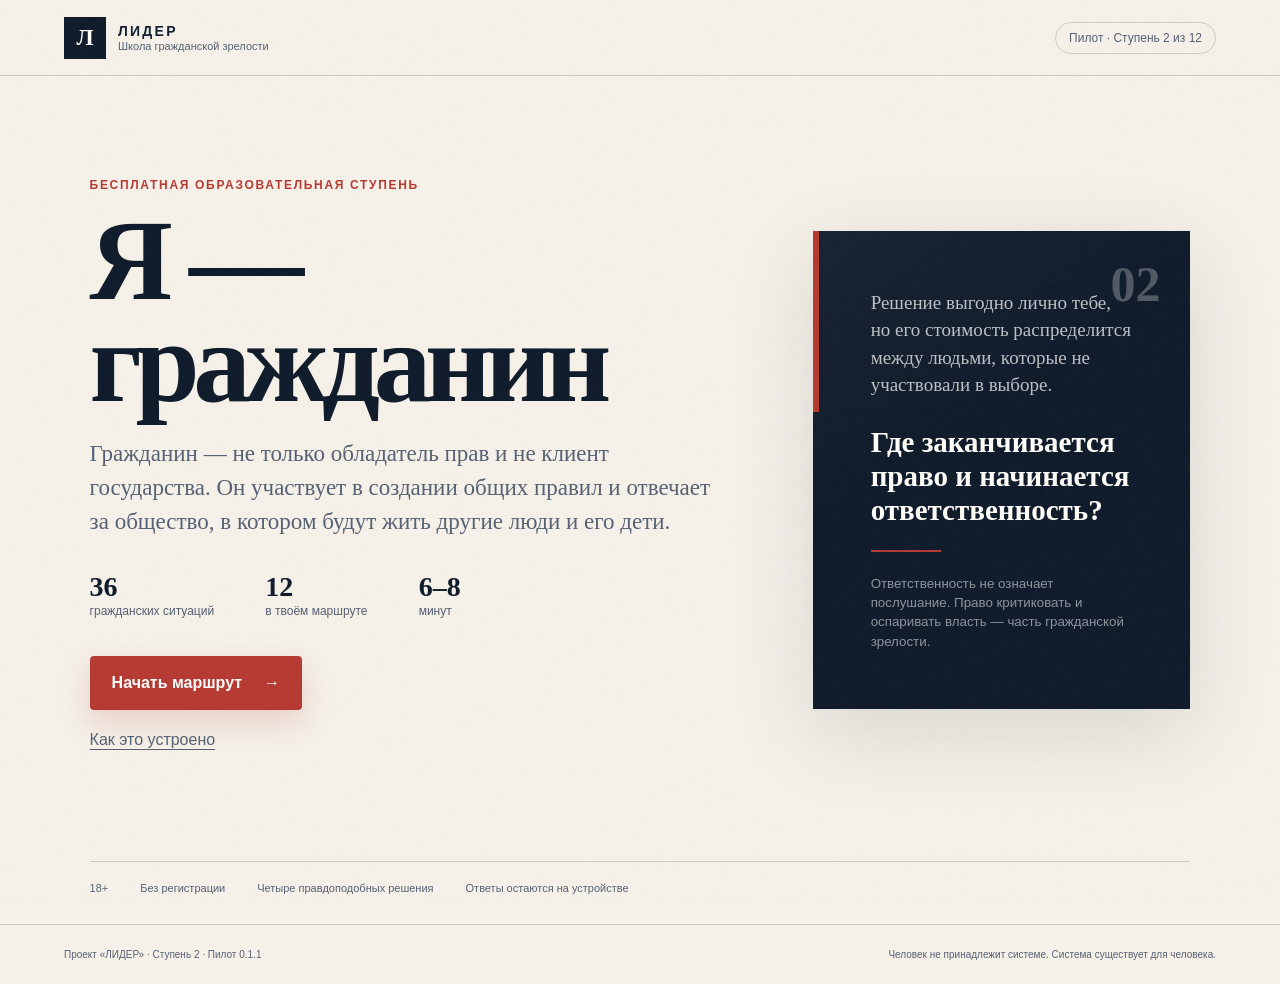
<file: step-2.html>
<!doctype html>
<html lang="ru">
  <head>
    <meta charset="UTF-8" />
    <meta name="viewport" content="width=device-width, initial-scale=1.0" />
    <meta
      name="description"
      content="Вторая образовательная ступень проекта «ЛИДЕР»: права, гражданская ответственность и общее благо."
    />
    <meta name="theme-color" content="#101c2b" />
    <title>ЛИДЕР — Ступень 2: Я — гражданин</title>
    <style>:root {
  --ink: #132033;
  --ink-soft: #566173;
  --paper: #f5f1e9;
  --paper-deep: #e9e1d4;
  --navy: #101c2b;
  --navy-2: #182a41;
  --red: #b63a32;
  --red-dark: #8f2823;
  --blue: #315e8c;
  --line: rgba(19, 32, 51, 0.18);
  --white: #fffdf8;
  --shadow: 0 24px 80px rgba(16, 28, 43, 0.12);
  --radius: 4px;
  --serif: Georgia, "Times New Roman", serif;
  --sans: Inter, -apple-system, BlinkMacSystemFont, "Segoe UI", sans-serif;
}

* {
  box-sizing: border-box;
}

html {
  scroll-behavior: smooth;
}

body {
  margin: 0;
  min-width: 320px;
  background: var(--paper);
  color: var(--ink);
  font-family: var(--sans);
  min-height: 100vh;
}

button,
textarea,
select,
input {
  font: inherit;
}

button {
  cursor: pointer;
}

.noise {
  position: fixed;
  inset: 0;
  pointer-events: none;
  opacity: 0.035;
  z-index: 50;
  background-image: url("data:image/svg+xml,%3Csvg viewBox='0 0 160 160' xmlns='http://www.w3.org/2000/svg'%3E%3Cfilter id='n'%3E%3CfeTurbulence type='fractalNoise' baseFrequency='.88' numOctaves='3' stitchTiles='stitch'/%3E%3C/filter%3E%3Crect width='100%25' height='100%25' filter='url(%23n)' opacity='.55'/%3E%3C/svg%3E");
}

.site-header {
  min-height: 76px;
  display: flex;
  align-items: center;
  justify-content: space-between;
  gap: 24px;
  padding: 14px clamp(20px, 5vw, 72px);
  border-bottom: 1px solid var(--line);
  background: rgba(245, 241, 233, 0.92);
  backdrop-filter: blur(14px);
  position: sticky;
  top: 0;
  z-index: 20;
}

.brand {
  display: inline-flex;
  align-items: center;
  gap: 12px;
  color: var(--ink);
  text-decoration: none;
}

.brand-mark {
  width: 42px;
  height: 42px;
  display: grid;
  place-items: center;
  color: var(--white);
  background: var(--navy);
  font: 700 23px/1 var(--serif);
}

.brand-copy {
  display: grid;
  gap: 1px;
}

.brand-copy strong {
  letter-spacing: 0.16em;
  font-size: 14px;
}

.brand-copy small {
  color: var(--ink-soft);
  font-size: 11px;
}

.stage-chip {
  border: 1px solid var(--line);
  border-radius: 999px;
  padding: 8px 13px;
  color: var(--ink-soft);
  font-size: 12px;
}

main {
  min-height: calc(100vh - 76px);
}

.screen {
  display: none;
  animation: screenIn 320ms ease both;
}

.screen.is-active {
  display: block;
}

@keyframes screenIn {
  from {
    opacity: 0;
    transform: translateY(8px);
  }
  to {
    opacity: 1;
    transform: translateY(0);
  }
}

.hero {
  padding: clamp(42px, 8vw, 110px) clamp(20px, 7vw, 110px) 30px;
}

.hero-grid {
  max-width: 1240px;
  margin: 0 auto;
  display: grid;
  grid-template-columns: minmax(0, 1.15fr) minmax(320px, 0.7fr);
  gap: clamp(48px, 8vw, 120px);
  align-items: center;
}

.eyebrow {
  margin: 0 0 18px;
  color: var(--red);
  font-size: 12px;
  font-weight: 800;
  letter-spacing: 0.14em;
  text-transform: uppercase;
}

h1,
h2,
h3,
p {
  margin-top: 0;
}

h1 {
  margin-bottom: 24px;
  font: 700 clamp(62px, 9vw, 124px) / 0.88 var(--serif);
  letter-spacing: -0.055em;
  color: var(--navy);
}

h2 {
  font: 700 clamp(34px, 5vw, 58px) / 1 var(--serif);
  letter-spacing: -0.035em;
}

h3 {
  font: 700 25px/1.15 var(--serif);
}

.hero-lead {
  max-width: 690px;
  margin-bottom: 34px;
  color: var(--ink-soft);
  font: 400 clamp(18px, 2vw, 23px) / 1.48 var(--serif);
}

.hero-facts {
  display: flex;
  gap: clamp(26px, 4vw, 56px);
  margin-bottom: 38px;
}

.hero-facts div {
  display: grid;
  gap: 3px;
}

.hero-facts strong {
  font: 700 28px/1 var(--serif);
  color: var(--navy);
}

.hero-facts span {
  color: var(--ink-soft);
  font-size: 12px;
}

.primary-button,
.secondary-button,
.text-button,
.back-button,
.exit-button {
  border: 0;
  border-radius: var(--radius);
  transition:
    background 180ms ease,
    color 180ms ease,
    transform 180ms ease,
    border-color 180ms ease;
}

.primary-button {
  min-height: 54px;
  display: inline-flex;
  align-items: center;
  justify-content: center;
  gap: 22px;
  padding: 14px 22px;
  background: var(--red);
  color: white;
  font-weight: 750;
  box-shadow: 0 12px 30px rgba(182, 58, 50, 0.19);
}

.primary-button:hover:not(:disabled) {
  background: var(--red-dark);
  transform: translateY(-1px);
}

.primary-button:disabled {
  cursor: not-allowed;
  opacity: 0.42;
  box-shadow: none;
}

.secondary-button {
  min-height: 52px;
  padding: 13px 20px;
  color: var(--navy);
  background: transparent;
  border: 1px solid var(--line);
  font-weight: 700;
}

.secondary-button:hover {
  border-color: var(--navy);
}

.text-button,
.back-button,
.exit-button {
  color: var(--ink-soft);
  background: transparent;
  padding: 12px 0;
}

.text-button {
  display: block;
  margin-top: 9px;
  text-decoration: underline;
  text-underline-offset: 4px;
}

.back-button {
  margin-bottom: 32px;
}

.hero-card {
  position: relative;
  min-height: 470px;
  display: flex;
  flex-direction: column;
  justify-content: center;
  padding: clamp(30px, 5vw, 58px);
  color: var(--white);
  background:
    linear-gradient(145deg, rgba(255, 255, 255, 0.04), transparent 40%),
    var(--navy);
  box-shadow: var(--shadow);
}

.hero-card::before {
  content: "";
  position: absolute;
  top: 0;
  left: 0;
  width: 6px;
  height: 38%;
  background: var(--red);
}

.card-index {
  position: absolute;
  top: 28px;
  right: 30px;
  color: rgba(255, 255, 255, 0.27);
  font: 700 50px/1 var(--serif);
}

.hero-card p {
  color: rgba(255, 255, 255, 0.72);
  font: 400 19px/1.45 var(--serif);
}

.hero-card strong {
  display: block;
  margin: 8px 0 22px;
  font: 700 29px/1.17 var(--serif);
}

.hero-card small {
  color: rgba(255, 255, 255, 0.53);
  line-height: 1.45;
}

.card-rule {
  width: 70px;
  height: 2px;
  margin-bottom: 22px;
  background: var(--red);
}

.trust-strip {
  max-width: 1240px;
  margin: clamp(55px, 8vw, 100px) auto 0;
  padding-top: 20px;
  border-top: 1px solid var(--line);
  display: flex;
  flex-wrap: wrap;
  gap: 14px 32px;
  color: var(--ink-soft);
  font-size: 11px;
}

.narrow-panel {
  width: min(760px, calc(100% - 40px));
  margin: 0 auto;
  padding: clamp(42px, 7vw, 90px) 0 100px;
}

.narrow-panel > p:not(.eyebrow, .form-hint, .action-status) {
  color: var(--ink-soft);
  font: 400 18px/1.55 var(--serif);
}

.dimension-list {
  margin: 34px 0;
  display: grid;
  grid-template-columns: repeat(2, minmax(0, 1fr));
  gap: 12px;
}

.dimension-method {
  padding: 18px;
  background: rgba(255, 253, 248, 0.64);
  border: 1px solid var(--line);
}

.dimension-method strong {
  display: block;
  margin-bottom: 5px;
  font: 700 17px/1.2 var(--serif);
}

.dimension-method span {
  color: var(--ink-soft);
  font-size: 12px;
  line-height: 1.4;
}

.callout {
  margin: 34px 0;
  padding: 24px;
  border-left: 4px solid var(--red);
  background: var(--paper-deep);
}

.callout strong {
  font-family: var(--serif);
}

.callout p {
  margin: 7px 0 0;
  color: var(--ink-soft);
  line-height: 1.5;
}

.rules-list {
  margin: 28px 0 34px;
  padding: 0;
  list-style: none;
  counter-reset: rule;
}

.rules-list li {
  counter-increment: rule;
  position: relative;
  padding: 18px 0 18px 54px;
  border-bottom: 1px solid var(--line);
  line-height: 1.55;
}

.rules-list li::before {
  content: "0" counter(rule);
  position: absolute;
  left: 0;
  top: 18px;
  color: var(--red);
  font: 700 15px/1 var(--serif);
}

.consent-row {
  margin: 26px 0 5px;
  display: flex;
  gap: 13px;
  align-items: flex-start;
  line-height: 1.45;
}

.consent-row input {
  width: 20px;
  height: 20px;
  margin-top: 1px;
  accent-color: var(--red);
}

.form-hint,
.action-status {
  min-height: 22px;
  margin: 7px 0 12px;
  color: var(--red-dark);
  font-size: 12px;
}

.test-shell,
.result-shell {
  width: min(980px, calc(100% - 40px));
  margin: 0 auto;
  padding: clamp(28px, 5vw, 58px) 0 90px;
}

.test-topline {
  display: flex;
  justify-content: space-between;
  align-items: center;
  gap: 18px;
}

.progress-copy {
  display: flex;
  gap: 18px;
  color: var(--ink-soft);
  font-size: 12px;
}

.progress-track {
  height: 3px;
  margin: 12px 0 clamp(34px, 5vw, 62px);
  background: rgba(19, 32, 51, 0.11);
  overflow: hidden;
}

.progress-fill {
  height: 100%;
  width: 8.33%;
  background: var(--red);
  transition: width 280ms ease;
}

.question-card {
  padding: clamp(26px, 6vw, 62px);
  background: var(--white);
  border: 1px solid rgba(19, 32, 51, 0.1);
  box-shadow: var(--shadow);
}

.question-meta {
  display: flex;
  justify-content: space-between;
  gap: 18px;
  margin-bottom: 24px;
  color: var(--red);
  font-size: 11px;
  font-weight: 800;
  letter-spacing: 0.09em;
  text-transform: uppercase;
}

.question-card h2 {
  max-width: 790px;
  margin-bottom: 19px;
  font-size: clamp(32px, 4vw, 49px);
}

.question-card > p {
  max-width: 800px;
  color: var(--ink-soft);
  font: 400 18px/1.55 var(--serif);
}

.question-prompt {
  margin: 24px 0 14px !important;
  color: var(--ink) !important;
  font-weight: 700 !important;
}

.answers {
  display: grid;
  gap: 11px;
}

.answer-option {
  width: 100%;
  min-height: 68px;
  display: grid;
  grid-template-columns: 34px 1fr;
  gap: 12px;
  align-items: center;
  padding: 15px 18px;
  text-align: left;
  color: var(--ink);
  background: var(--paper);
  border: 1px solid transparent;
  border-radius: var(--radius);
  line-height: 1.42;
}

.answer-option:hover {
  border-color: rgba(19, 32, 51, 0.34);
}

.answer-option.is-selected {
  border-color: var(--navy);
  background: #e8edf1;
}

.answer-letter {
  width: 30px;
  height: 30px;
  display: grid;
  place-items: center;
  border: 1px solid var(--line);
  border-radius: 50%;
  font: 700 13px/1 var(--serif);
}

.answer-option.is-selected .answer-letter {
  color: white;
  background: var(--navy);
  border-color: var(--navy);
}

.test-actions {
  display: flex;
  justify-content: space-between;
  gap: 16px;
  margin-top: 24px;
}

.result-heading {
  max-width: 730px;
  margin-bottom: 38px;
}

.result-heading p:last-child {
  color: var(--ink-soft);
  font: 400 18px/1.5 var(--serif);
}

.result-hero {
  display: grid;
  grid-template-columns: 0.45fr 1fr;
  background: var(--navy);
  color: white;
  box-shadow: var(--shadow);
}

.result-code-block,
.result-summary {
  padding: clamp(26px, 5vw, 48px);
}

.result-code-block {
  border-right: 1px solid rgba(255, 255, 255, 0.15);
}

.result-code-block span,
.result-summary span,
.reflection-grid article > span {
  display: block;
  margin-bottom: 11px;
  color: rgba(255, 255, 255, 0.55);
  font-size: 10px;
  font-weight: 800;
  letter-spacing: 0.12em;
  text-transform: uppercase;
}

.result-code-block strong {
  display: block;
  margin-bottom: 10px;
  font: 700 26px/1 var(--serif);
  letter-spacing: 0.08em;
}

.result-code-block small {
  color: rgba(255, 255, 255, 0.45);
  line-height: 1.4;
}

.result-summary h3 {
  margin-bottom: 10px;
  font-size: clamp(27px, 4vw, 40px);
}

.result-summary p {
  margin: 0;
  color: rgba(255, 255, 255, 0.68);
  line-height: 1.5;
}

.profile-grid {
  margin: 24px 0;
  display: grid;
  grid-template-columns: repeat(2, minmax(0, 1fr));
  gap: 12px;
}

.profile-item {
  padding: 20px;
  border: 1px solid var(--line);
  background: rgba(255, 253, 248, 0.58);
}

.profile-item-top {
  display: flex;
  justify-content: space-between;
  gap: 16px;
  margin-bottom: 11px;
}

.profile-item strong {
  font: 700 17px/1.2 var(--serif);
}

.profile-item span {
  color: var(--ink-soft);
  font-size: 11px;
}

.profile-bar {
  height: 5px;
  background: rgba(19, 32, 51, 0.11);
}

.profile-bar div {
  height: 100%;
  background: var(--blue);
}

.profile-item p {
  margin: 11px 0 0;
  color: var(--ink-soft);
  font-size: 12px;
  line-height: 1.45;
}

.reflection-grid {
  display: grid;
  grid-template-columns: repeat(2, minmax(0, 1fr));
  gap: 12px;
}

.reflection-grid article {
  padding: clamp(25px, 4vw, 38px);
  background: var(--navy-2);
  color: white;
}

.reflection-grid article > span {
  color: rgba(255, 255, 255, 0.49);
}

.reflection-grid article p {
  margin-bottom: 0;
  color: rgba(255, 255, 255, 0.68);
  line-height: 1.5;
}

.reflection-grid .risk-card {
  background: var(--red-dark);
}

.result-note {
  margin: 26px 0;
  padding: 24px;
  border: 1px solid var(--line);
}

.result-note strong {
  font-family: var(--serif);
}

.result-note p {
  margin: 8px 0 0;
  color: var(--ink-soft);
  line-height: 1.5;
}

.result-actions {
  display: flex;
  flex-wrap: wrap;
  gap: 10px;
}

.feedback-panel textarea,
.feedback-panel select {
  width: 100%;
  margin-bottom: 24px;
  padding: 13px 14px;
  color: var(--ink);
  background: var(--white);
  border: 1px solid var(--line);
  border-radius: var(--radius);
}

.feedback-panel textarea:focus,
.feedback-panel select:focus {
  outline: 2px solid rgba(49, 94, 140, 0.24);
  border-color: var(--blue);
}

.field-label,
.rating-field legend {
  display: block;
  margin-bottom: 9px;
  font-weight: 750;
  line-height: 1.4;
}

.rating-field {
  padding: 0;
  margin: 25px 0;
  border: 0;
}

.rating-row {
  display: flex;
  gap: 8px;
}

.rating-button {
  width: 46px;
  height: 46px;
  border: 1px solid var(--line);
  border-radius: 50%;
  color: var(--ink);
  background: var(--white);
}

.rating-button.is-selected {
  color: white;
  background: var(--navy);
  border-color: var(--navy);
}

dialog {
  width: min(520px, calc(100% - 30px));
  border: 0;
  padding: 0;
  color: var(--ink);
  background: var(--paper);
  box-shadow: 0 30px 100px rgba(0, 0, 0, 0.28);
}

dialog::backdrop {
  background: rgba(10, 19, 30, 0.7);
  backdrop-filter: blur(4px);
}

.dialog-content {
  padding: 34px;
}

.dialog-content h2 {
  font-size: 34px;
}

.dialog-content > p:not(.eyebrow) {
  color: var(--ink-soft);
  line-height: 1.5;
}

.dialog-actions {
  display: flex;
  gap: 10px;
  margin-top: 26px;
}

footer {
  padding: 24px clamp(20px, 5vw, 72px);
  display: flex;
  justify-content: space-between;
  gap: 20px;
  border-top: 1px solid var(--line);
  color: var(--ink-soft);
  font-size: 10px;
}

:focus-visible {
  outline: 3px solid rgba(182, 58, 50, 0.35);
  outline-offset: 3px;
}

@media (max-width: 800px) {
  .hero-grid,
  .result-hero,
  .profile-grid,
  .reflection-grid {
    grid-template-columns: 1fr;
  }

  .hero {
    padding-top: 52px;
  }

  .hero-card {
    min-height: 380px;
  }

  .result-code-block {
    border-right: 0;
    border-bottom: 1px solid rgba(255, 255, 255, 0.15);
  }

  .dimension-list {
    grid-template-columns: 1fr;
  }
}

@media (max-width: 560px) {
  .site-header {
    min-height: 66px;
    padding: 10px 16px;
  }

  .brand-mark {
    width: 38px;
    height: 38px;
  }

  .brand-copy small {
    display: none;
  }

  .stage-chip {
    max-width: 150px;
    text-align: center;
    padding: 7px 10px;
    font-size: 10px;
  }

  h1 {
    font-size: 64px;
  }

  h2 {
    font-size: 35px;
  }

  .hero-facts {
    justify-content: space-between;
    gap: 12px;
  }

  .hero-card {
    min-height: 340px;
  }

  .trust-strip {
    display: grid;
  }

  .question-card {
    padding: 24px 18px;
  }

  .question-card h2 {
    font-size: 31px;
  }

  .question-card > p {
    font-size: 16px;
  }

  .answer-option {
    min-height: 74px;
    padding: 13px;
    grid-template-columns: 30px 1fr;
    font-size: 14px;
  }

  .test-actions {
    display: grid;
    grid-template-columns: 0.75fr 1.4fr;
  }

  .test-actions .primary-button,
  .test-actions .secondary-button {
    padding-inline: 10px;
    font-size: 13px;
  }

  .result-actions,
  .dialog-actions {
    display: grid;
  }

  .result-actions button {
    width: 100%;
  }

  footer {
    display: grid;
  }
}

@media (prefers-reduced-motion: reduce) {
  *,
  *::before,
  *::after {
    scroll-behavior: auto !important;
    animation-duration: 0.01ms !important;
    transition-duration: 0.01ms !important;
  }
}

.learning-card {
  margin-top: 1rem;
  padding: 1rem 1.1rem;
  border: 1px solid rgba(193, 143, 67, 0.38);
  border-radius: 16px;
  background:
    linear-gradient(135deg, rgba(193, 143, 67, 0.12), rgba(31, 84, 87, 0.08)),
    rgba(255, 255, 255, 0.72);
}

.learning-card[hidden] {
  display: none;
}

.learning-card > span {
  display: block;
  margin-bottom: 0.35rem;
  color: var(--accent);
  font-size: 0.72rem;
  font-weight: 800;
  letter-spacing: 0.11em;
  text-transform: uppercase;
}

.learning-card p {
  margin: 0 0 0.45rem;
  color: var(--ink);
  font-weight: 700;
  line-height: 1.5;
}

.learning-card small {
  display: block;
  color: var(--muted);
  line-height: 1.5;
}

.learning-card p strong {
  color: var(--accent);
}

.learning-card p span {
  color: var(--ink);
  font-weight: 600;
}

.custom-answer-toggle {
  margin-top: 0.8rem;
}

.custom-answer-field {
  display: grid;
  gap: 0.45rem;
  margin-top: 0.6rem;
  color: var(--muted);
  font-size: 0.88rem;
  font-weight: 700;
}

.custom-answer-field[hidden] {
  display: none;
}

.custom-answer-field textarea {
  width: 100%;
  resize: vertical;
}
</style>
  </head>
  <body>
    <div class="noise" aria-hidden="true"></div>

    <header class="site-header">
      <a class="brand" href="#start" aria-label="ЛИДЕР — на главную">
        <span class="brand-mark" aria-hidden="true">Л</span>
        <span class="brand-copy">
          <strong>ЛИДЕР</strong>
          <small>Школа гражданской зрелости</small>
        </span>
      </a>
      <div class="stage-chip">Пилот · Ступень 2 из 12</div>
    </header>

    <main>
      <section class="screen hero is-active" id="start" data-screen="start">
        <div class="hero-grid">
          <div class="hero-copy">
            <p class="eyebrow">Бесплатная образовательная ступень</p>
            <h1>Я — гражданин</h1>
            <p class="hero-lead">
              Гражданин — не только обладатель прав и не клиент государства.
              Он участвует в создании общих правил и отвечает за общество,
              в котором будут жить другие люди и его дети.
            </p>

            <div class="hero-facts" aria-label="Параметры ступени">
              <div>
                <strong>36</strong>
                <span>гражданских ситуаций</span>
              </div>
              <div>
                <strong>12</strong>
                <span>в твоём маршруте</span>
              </div>
              <div>
                <strong>6–8</strong>
                <span>минут</span>
              </div>
            </div>

            <button class="primary-button" id="beginButton" type="button">
              Начать маршрут
              <span aria-hidden="true">→</span>
            </button>
            <button class="text-button" id="methodButton" type="button">
              Как это устроено
            </button>
          </div>

          <aside class="hero-card" aria-label="Главный вопрос ступени">
            <span class="card-index">02</span>
            <p>
              Решение выгодно лично тебе, но его стоимость распределится между
              людьми, которые не участвовали в выборе.
            </p>
            <strong>Где заканчивается право и начинается ответственность?</strong>
            <div class="card-rule" aria-hidden="true"></div>
            <small>
              Ответственность не означает послушание. Право критиковать и
              оспаривать власть — часть гражданской зрелости.
            </small>
          </aside>
        </div>

        <div class="trust-strip">
          <span>18+</span>
          <span>Без регистрации</span>
          <span>Четыре правдоподобных решения</span>
          <span>Ответы остаются на устройстве</span>
        </div>
      </section>

      <section class="screen method-screen" id="method" data-screen="method">
        <div class="narrow-panel">
          <button class="back-button" type="button" data-go="start">
            ← Назад
          </button>
          <p class="eyebrow">Не экзамен на лояльность</p>
          <h2>Права, последствия и общее правило</h2>
          <p>
            После ответа ты увидишь, что выбранный шаг защищает и какой риск
            создаёт. Можно сохранить первоначальное решение или пересмотреть
            его после новой информации.
          </p>
          <div class="dimension-list" id="methodDimensions"></div>
          <div class="callout">
            <strong>Почему вопросы различаются</strong>
            <p>
              В банке 36 ситуаций. В каждое прохождение случайно выбираются по
              две из шести областей, а ответы перемешиваются. В отчёте отдельно
              сохраняются первоначальный и итоговый выбор.
            </p>
          </div>
          <button class="primary-button" type="button" data-go="intro">
            Понятно. Продолжить
          </button>
        </div>
      </section>

      <section class="screen intro-screen" id="intro" data-screen="intro">
        <div class="narrow-panel">
          <button class="back-button" type="button" data-go="start">
            ← Назад
          </button>
          <p class="eyebrow">Перед началом</p>
          <h2>Выбирай первый реальный шаг</h2>
          <ol class="rules-list">
            <li>Все варианты могут защищать что-то важное — смотри на цену.</li>
            <li>После пояснения ответ можно пересмотреть без штрафа.</li>
            <li>Ответственность не равна безусловному согласию с государством.</li>
          </ol>
          <label class="consent-row">
            <input type="checkbox" id="ageConsent" />
            <span>
              Мне исполнилось 18 лет. Я понимаю образовательный и пилотный
              характер гражданского маршрута.
            </span>
          </label>
          <p class="form-hint" id="consentHint" role="status"></p>
          <button class="primary-button" id="startTestButton" type="button">
            Я готов
            <span aria-hidden="true">→</span>
          </button>
        </div>
      </section>

      <section class="screen test-screen" id="test" data-screen="test">
        <div class="test-shell">
          <div class="test-topline">
            <button class="exit-button" id="exitTestButton" type="button">
              Выйти
            </button>
            <div class="progress-copy">
              <span id="progressLabel">Ситуация 1 из 12</span>
              <span id="progressPercent">8%</span>
            </div>
          </div>
          <div
            class="progress-track"
            role="progressbar"
            aria-valuemin="1"
            aria-valuemax="12"
            aria-valuenow="1"
            aria-label="Прогресс ступени"
          >
            <div class="progress-fill" id="progressFill"></div>
          </div>

          <article class="question-card" aria-live="polite">
            <div class="question-meta">
              <span id="questionTheme"></span>
              <span>Общество и общие правила</span>
            </div>
            <h2 id="questionTitle"></h2>
            <p id="questionText"></p>
            <p class="question-prompt" id="questionPrompt"></p>
            <div class="answers" id="answers"></div>
            <div class="learning-card" id="learningCard" hidden>
              <span>Цена решения</span>
              <p><strong>Защищает:</strong> <span id="choiceProtects"></span></p>
              <p><strong>Риск:</strong> <span id="choiceRisk"></span></p>
              <small id="principleInsight"></small>
            </div>
            <button class="text-button custom-answer-toggle" id="customAnswerToggle" type="button">
              Моего варианта нет
            </button>
            <label class="custom-answer-field" id="customAnswerField" hidden>
              <span>Какой первый шаг ты выбрал бы?</span>
              <textarea id="customAnswer" rows="2" maxlength="300"></textarea>
            </label>
          </article>

          <div class="test-actions">
            <button class="secondary-button" id="previousButton" type="button">
              ← Назад
            </button>
            <button class="primary-button" id="nextButton" type="button" disabled>
              Следующая ситуация →
            </button>
          </div>
        </div>
      </section>

      <section class="screen result-screen" id="result" data-screen="result">
        <div class="result-shell">
          <div class="result-heading">
            <p class="eyebrow">Ступень 2 завершена</p>
            <h2>Твоя карта гражданских решений</h2>
            <p>
              Она показывает, какие основания чаще влияли на твои решения:
              права, общие правила, участие, факты, ресурсы или будущее.
            </p>
          </div>

          <div class="result-hero">
            <div class="result-code-block">
              <span>Код прохождения</span>
              <strong id="resultCode">—</strong>
              <small>Код не содержит имени и контактных данных.</small>
            </div>
            <div class="result-summary">
              <span>Наиболее заметное основание</span>
              <h3 id="leadingTitle"></h3>
              <p id="leadingText"></p>
            </div>
          </div>

          <div class="profile-grid" id="profileGrid"></div>

          <div class="reflection-grid">
            <article>
              <span>Ведущее основание</span>
              <h3 id="strengthTitle"></h3>
              <p id="strengthText"></p>
            </article>
            <article class="risk-card">
              <span>Вопрос для продолжения</span>
              <h3 id="practiceTitle"></h3>
              <p id="practiceText"></p>
            </article>
          </div>

          <div class="result-note">
            <strong>Главная мысль ступени</strong>
            <p>
              Права защищают человека от произвола. Ответственность защищает
              общество от распада. Зрелому гражданину необходимы обе стороны.
            </p>
          </div>

          <div class="result-actions">
            <button class="primary-button" id="feedbackButton" type="button">
              Помочь улучшить пилот
            </button>
            <button class="secondary-button" id="newRouteButton" type="button">
              Получить другой маршрут
            </button>
            <button class="text-button" id="shareButton" type="button">
              Поделиться результатом
            </button>
          </div>
          <p class="action-status" id="shareStatus" role="status"></p>
        </div>
      </section>

      <section class="screen feedback-screen" id="feedback" data-screen="feedback">
        <div class="narrow-panel feedback-panel">
          <button class="back-button" type="button" data-go="result">
            ← К результату
          </button>
          <p class="eyebrow">Обратная связь</p>
          <h2>Помоги сделать гражданские ситуации честнее</h2>

          <fieldset class="rating-field">
            <legend>Насколько понятными были ситуации?</legend>
            <div class="rating-row" id="clarityRating"></div>
          </fieldset>

          <fieldset class="rating-field">
            <legend>Было ли интересно продолжать?</legend>
            <div class="rating-row" id="interestRating"></div>
          </fieldset>

          <label class="field-label" for="learnedChoice">
            Помогли ли пояснения увидеть цену решений?
          </label>
          <select id="learnedChoice">
            <option value="">Выбери ответ</option>
            <option value="yes">Да</option>
            <option value="maybe">Возможно</option>
            <option value="no">Нет</option>
          </select>

          <label class="field-label" for="continueChoice">
            Хотелось бы перейти к испытанию властью?
          </label>
          <select id="continueChoice">
            <option value="">Выбери ответ</option>
            <option value="yes">Да</option>
            <option value="maybe">Возможно</option>
            <option value="no">Нет</option>
          </select>

          <label class="field-label" for="generalFeedback">
            Что было слишком очевидным, непонятным или поучительным?
          </label>
          <textarea
            id="generalFeedback"
            rows="4"
            maxlength="800"
            placeholder="Любая честная критика полезна"
          ></textarea>

          <button class="primary-button" id="copyPilotReport" type="button">
            Скопировать отчёт для пилота
          </button>
          <p class="action-status" id="feedbackStatus" role="status"></p>
        </div>
      </section>
    </main>

    <dialog id="exitDialog">
      <div class="dialog-content">
        <p class="eyebrow">Прервать прохождение?</p>
        <h2>Маршрут сохранён на этом устройстве</h2>
        <p>Ты сможешь продолжить с той же ситуации позже.</p>
        <div class="dialog-actions">
          <button class="primary-button" id="continueDialogButton" type="button">
            Продолжить
          </button>
          <button class="secondary-button" id="leaveDialogButton" type="button">
            Выйти на главную
          </button>
        </div>
      </div>
    </dialog>

    <footer>
      <span>Проект «ЛИДЕР» · Ступень 2 · Пилот 0.1.1</span>
      <span>Человек не принадлежит системе. Система существует для человека.</span>
    </footer>

    <script>const DIMENSIONS = {
  rights: {
    title: "Права и достоинство",
    description: "Защита свободы и достоинства каждого человека.",
    strong:
      "Ты часто начинаешь гражданское решение с вопроса о правах и границах вмешательства.",
    practice:
      "Как сохранить право человека, одновременно учитывая безопасность и права остальных?",
  },
  equality: {
    title: "Единые правила",
    description: "Одинаковое применение правил к своим, чужим и самому себе.",
    strong:
      "Ты часто проверяешь решение возможностью применить его к любому участнику.",
    practice:
      "Как отличить справедливое исключение от удобной привилегии для своих?",
  },
  participation: {
    title: "Участие",
    description: "Готовность не только требовать, но и действовать законным способом.",
    strong:
      "Ты чаще рассматриваешь гражданина как участника общих решений, а не наблюдателя.",
    practice:
      "Где заканчивается личная обязанность и начинается ответственность учреждения или государства?",
  },
  information: {
    title: "Факты и сомнение",
    description: "Проверка сведений до распространения и необратимого решения.",
    strong:
      "Ты часто отделяешь сильную эмоцию сообщения от качества его доказательств.",
    practice:
      "Как не превратить осторожность в бездействие, когда полной информации никогда не будет?",
  },
  commons: {
    title: "Общее благо",
    description: "Ответственное отношение к общественным ресурсам и чужой доле.",
    strong:
      "Ты чаще замечаешь, что общий ресурс принадлежит всем, а не никому.",
    practice:
      "Как соотнести личную выгоду с небольшой, но распределённой ценой для множества людей?",
  },
  future: {
    title: "Ответственность за будущее",
    description: "Учёт последствий для детей, институтов и следующих поколений.",
    strong:
      "Ты часто включаешь долгосрочную цену в решение, даже когда она не видна сегодня.",
    practice:
      "Как защищать будущее, не обесценивая реальные трудности людей в настоящем?",
  },
};

const TRADEOFFS = {
  procedure: {
    protects: "равенство, предсказуемость и проверяемость решения",
    risk: "формальная процедура может не учесть срочность и человеческий контекст",
  },
  dialogue: {
    protects: "контекст, добровольность и возможность услышать участников",
    risk: "разговор может затянуть решение или заменить ясное общее правило",
  },
  evidence: {
    protects: "точность и защиту от решения на основании слуха",
    risk: "ожидание полной уверенности способно превратиться в бездействие",
  },
  direct: {
    protects: "быструю реакцию и немедленное прекращение возможного вреда",
    risk: "скорость повышает вероятность ошибки, давления и несоразмерности",
  },
  collective: {
    protects: "общую легитимность и распределение ответственности",
    risk: "коллективный процесс может быть медленным и размывать личную ответственность",
  },
  private: {
    protects: "репутацию, частную жизнь и возможность исправления без зрелища",
    risk: "непубличность может скрыть системную проблему или создать особое отношение",
  },
  public: {
    protects: "прозрачность и возможность общественного контроля",
    risk: "публичность может причинить необратимый вред до установления фактов",
  },
  pragmatic: {
    protects: "результат, доступность решения и экономию ресурсов",
    risk: "полезное исключение способно незаметно стать постоянным правилом",
  },
  liberty: {
    protects: "личную автономию и границы вмешательства государства или большинства",
    risk: "индивидуальный выбор может переносить часть последствий на других",
  },
  solidarity: {
    protects: "уязвимых людей и доступ к общему благу",
    risk: "помощь может стать навязанной, неэффективной или несправедливо распределённой",
  },
  longterm: {
    protects: "будущие ресурсы, устойчивость и интересы тех, кто ещё не участвует в выборе",
    risk: "долгосрочная цель может потребовать тяжёлой цены от людей сегодня",
  },
  compliance: {
    protects: "порядок и юридическую определённость",
    risk: "исполнение правила без проверки может поддержать несправедливость",
  },
};

const STYLE_SCORES = {
  procedure: { equality: 3, information: 1 },
  dialogue: { participation: 3, rights: 2 },
  evidence: { information: 3, equality: 1 },
  direct: { participation: 2, rights: 1 },
  collective: { participation: 3, commons: 2 },
  private: { rights: 2, information: 1 },
  public: { information: 2, participation: 2 },
  pragmatic: { commons: 2, future: 1 },
  liberty: { rights: 3, equality: 1 },
  solidarity: { commons: 3, rights: 2 },
  longterm: { future: 3, commons: 2 },
  compliance: { equality: 2, rights: 1 },
};

const QUESTIONS = [
  {
    id: "rights-extra-document",
    dimension: "rights",
    theme: "Государственная услуга",
    title: "У тебя требуют лишний документ",
    text:
      "Сотрудник учреждения просит справку, которой нет в опубликованном перечне. Без неё вопрос сегодня не решат.",
    prompt: "Какой первый шаг выберешь?",
    principle:
      "Гражданская ответственность включает уважение к сотруднику и право требовать законного, объяснимого порядка.",
    options: [
      { id: "a", text: "Принесу справку: результат важнее спора о процедуре.", score: 2, style: "pragmatic" },
      { id: "b", text: "Попрошу письменное основание требования и порядок обжалования.", score: 3, style: "procedure" },
      { id: "c", text: "Откажусь выполнять требование и потребую немедленного решения.", score: 2, style: "direct" },
      { id: "d", text: "Сначала спокойно уточню, можно ли решить вопрос другим законным способом.", score: 3, style: "dialogue" },
    ],
  },
  {
    id: "rights-unpopular-speech",
    dimension: "rights",
    theme: "Свобода слова",
    title: "Сосед высказывает неприятное, но законное мнение",
    text:
      "Его позиция раздражает многих жильцов. Часть соседей предлагает запретить ему выступать на общем собрании.",
    prompt: "Как поступить?",
    principle:
      "Защита свободы слова особенно значима тогда, когда содержание речи не нравится большинству.",
    options: [
      { id: "a", text: "Дать высказаться в рамках одинакового регламента для всех.", score: 3, style: "procedure" },
      { id: "b", text: "Попросить его отказаться ради спокойствия соседей.", score: 1, style: "dialogue" },
      { id: "c", text: "Разрешить выступление только после проверки всех утверждений.", score: 2, style: "evidence" },
      { id: "d", text: "Предоставить ему отдельный письменный канал вместо общего собрания.", score: 2, style: "pragmatic" },
    ],
  },
  {
    id: "rights-yard-camera",
    dimension: "rights",
    theme: "Безопасность и частная жизнь",
    title: "Во дворе предлагают установить камеры",
    text:
      "Кражи участились. Камеры могут помочь, но часть обзора захватит окна и маршруты жителей.",
    prompt: "Какой подход поддержишь?",
    principle:
      "Безопасность не отменяет частную жизнь; зрелое решение ограничивает сбор данных необходимой целью.",
    options: [
      { id: "a", text: "Установить камеры сразу, а спорные детали исправлять по жалобам.", score: 2, style: "direct" },
      { id: "b", text: "Отказаться: наблюдение во дворе несовместимо с приватностью.", score: 3, style: "liberty" },
      { id: "c", text: "Согласовать зоны, сроки хранения и доступ к записям.", score: 3, style: "procedure" },
      { id: "d", text: "Сначала обсудить с жителями менее вмешивающиеся меры.", score: 3, style: "dialogue" },
    ],
  },
  {
    id: "rights-protest-route",
    dimension: "rights",
    theme: "Мирное несогласие",
    title: "Мирная акция перекроет привычный маршрут",
    text:
      "Участники хотят привлечь внимание к проблеме. Перекрытие создаст неудобство жителям и общественному транспорту.",
    prompt: "Как искать решение?",
    principle:
      "Право на мирное выражение позиции может создавать неудобство, но не должно автоматически исчезать из-за него.",
    options: [
      { id: "a", text: "Перенести акцию туда, где она никому не помешает.", score: 1, style: "pragmatic" },
      { id: "b", text: "Согласовать ограниченный маршрут, время и безопасные проходы.", score: 3, style: "dialogue" },
      { id: "c", text: "Разрешить заявленный маршрут: неудобство является частью видимости протеста.", score: 3, style: "liberty" },
      { id: "d", text: "Провести открытую оценку рисков по одинаковым правилам для любых акций.", score: 3, style: "procedure" },
    ],
  },
  {
    id: "rights-accessibility",
    dimension: "rights",
    theme: "Доступность",
    title: "Для нескольких жителей нужен дорогой пандус",
    text:
      "Переоборудование входа потребует заметной части общего бюджета дома. Большинство им не пользуется.",
    prompt: "Как определить приоритет?",
    principle:
      "Равное достоинство иногда требует разных расходов, потому что одинаковый вход не означает одинаковый доступ.",
    options: [
      { id: "a", text: "Провести голосование большинства о готовности платить.", score: 2, style: "collective" },
      { id: "b", text: "Считать доступ обязательным и искать соразмерный способ реализации.", score: 3, style: "solidarity" },
      { id: "c", text: "Сначала проверить более дешёвые технические решения и программы помощи.", score: 3, style: "evidence" },
      { id: "d", text: "Отложить до планового ремонта, чтобы не разрушать бюджет.", score: 1, style: "pragmatic" },
    ],
  },
  {
    id: "rights-emergency-limit",
    dimension: "rights",
    theme: "Чрезвычайная мера",
    title: "Во время аварии хотят ограничить передвижение",
    text:
      "Опасность реальна, но точная территория риска пока неизвестна. Широкий запрет проще контролировать.",
    prompt: "Какой принцип должен быть первым?",
    principle:
      "Чрезвычайная мера должна быть необходимой, узкой, временной и доступной для проверки.",
    options: [
      { id: "a", text: "Ввести широкий запрет до полного выяснения обстоятельств.", score: 1, style: "direct" },
      { id: "b", text: "Не ограничивать движение без полной доказанности риска.", score: 3, style: "liberty" },
      { id: "c", text: "Ввести узкую меру со сроком, публикацией оснований и пересмотром.", score: 3, style: "procedure" },
      { id: "d", text: "Дать рекомендации и опереться на добровольное сотрудничество.", score: 2, style: "dialogue" },
    ],
  },
  {
    id: "equality-friend-service",
    dimension: "equality",
    theme: "Свои и чужие",
    title: "Знакомый может ускорить государственную услугу",
    text:
      "Он предлагает провести заявление без очереди. Формального запрета для сотрудника ты не знаешь.",
    prompt: "Как поступишь?",
    principle:
      "Привилегия начинается не только со взятки, но и с невидимого преимущества, недоступного другим.",
    options: [
      { id: "a", text: "Откажусь и воспользуюсь общей процедурой.", score: 3, style: "procedure" },
      { id: "b", text: "Соглашусь, если это не задержит других людей.", score: 2, style: "pragmatic" },
      { id: "c", text: "Попрошу знакомого объяснить официальный способ ускорения для всех.", score: 3, style: "public" },
      { id: "d", text: "Сначала уточню у ожидающих, считают ли они это справедливым.", score: 2, style: "dialogue" },
    ],
  },
  {
    id: "equality-official-parking",
    dimension: "equality",
    theme: "Статус",
    title: "Руководитель припарковался в запрещённом месте",
    text:
      "Он приехал на срочную встречу и никому явно не мешает. Обычных водителей здесь штрафуют.",
    prompt: "Как оценить ситуацию?",
    principle:
      "Доверие к правилу разрушается, если статус становится негласным разрешением не соблюдать его.",
    options: [
      { id: "a", text: "Применить обычную процедуру независимо от должности.", score: 3, style: "procedure" },
      { id: "b", text: "Учесть срочность как обстоятельство и ограничиться предупреждением.", score: 2, style: "pragmatic" },
      { id: "c", text: "Публично сообщить о нарушении, чтобы восстановить доверие.", score: 2, style: "public" },
      { id: "d", text: "Сначала запросить объяснение и проверить, была ли реальная необходимость.", score: 3, style: "evidence" },
    ],
  },
  {
    id: "equality-small-gift",
    dimension: "equality",
    theme: "Благодарность",
    title: "После услуги сотруднику предлагают небольшой подарок",
    text:
      "Просьб о будущем нет, сумма символическая, а отказ может обидеть благодарного человека.",
    prompt: "Какое правило разумнее?",
    principle:
      "Ясное правило защищает и гражданина, и сотрудника от скрытого долга и подозрения в особом отношении.",
    options: [
      { id: "a", text: "Разрешать символические подарки после завершения услуги.", score: 2, style: "dialogue" },
      { id: "b", text: "Запретить любые личные подарки и предложить официальный способ благодарности.", score: 3, style: "procedure" },
      { id: "c", text: "Разрешить, если подарок публично зарегистрирован.", score: 3, style: "public" },
      { id: "d", text: "Оставить решение сотруднику в пределах небольшой суммы.", score: 1, style: "pragmatic" },
    ],
  },
  {
    id: "equality-selective-rule",
    dimension: "equality",
    theme: "Применение закона",
    title: "Нарушение массовое, но проверяют только нескольких",
    text:
      "Ресурсов на проверку всех нет. Выбранные нарушители считают контроль несправедливым.",
    prompt: "Как организовать применение правила?",
    principle:
      "Невозможность проверить всех не оправдывает произвольный выбор тех, кого накажут.",
    options: [
      { id: "a", text: "Остановить проверки, пока ресурсов не хватит на всех.", score: 2, style: "procedure" },
      { id: "b", text: "Использовать заранее опубликованный случайный или риск-ориентированный критерий.", score: 3, style: "procedure" },
      { id: "c", text: "Проверять самые заметные случаи для быстрого воспитательного эффекта.", score: 1, style: "direct" },
      { id: "d", text: "Сначала предупредить всех и дать срок добровольно исправиться.", score: 3, style: "dialogue" },
    ],
  },
  {
    id: "equality-legal-loophole",
    dimension: "equality",
    theme: "Закон и справедливость",
    title: "Законная льгота доступна только хорошо информированным",
    text:
      "Ты можешь воспользоваться ею, хотя она явно создаёт преимущество людям с консультантами.",
    prompt: "Как поступишь?",
    principle:
      "Законность личной выгоды и справедливость общего правила — связанные, но не одинаковые вопросы.",
    options: [
      { id: "a", text: "Воспользуюсь льготой и отдельно поддержу изменение правила.", score: 2, style: "pragmatic" },
      { id: "b", text: "Откажусь от выгоды как от несправедливой.", score: 3, style: "solidarity" },
      { id: "c", text: "Помогу другим узнать о льготе и добиваться равного доступа.", score: 3, style: "public" },
      { id: "d", text: "Сначала проверю цель льготы и реальные условия её получения.", score: 3, style: "evidence" },
    ],
  },
  {
    id: "equality-bad-rule",
    dimension: "equality",
    theme: "Неудобное правило",
    title: "Общее правило явно устарело",
    text:
      "Оно создаёт лишние расходы, но пока официально действует. Нарушение помогает быстро решить проблему.",
    prompt: "Как действовать?",
    principle:
      "Гражданская зрелость не требует любить плохое правило, но требует открытого способа его изменить.",
    options: [
      { id: "a", text: "Соблюсти правило и начать официальную процедуру изменения.", score: 3, style: "procedure" },
      { id: "b", text: "Нарушить там, где вред минимален, и объяснить причины.", score: 2, style: "public" },
      { id: "c", text: "Найти законное исключение для текущего случая.", score: 2, style: "pragmatic" },
      { id: "d", text: "Собрать участников и предложить временное общее решение.", score: 3, style: "collective" },
    ],
  },
  {
    id: "participation-playground",
    dimension: "participation",
    theme: "Безопасность",
    title: "Во дворе сломана детская конструкция",
    text:
      "Она может травмировать ребёнка. Твои дети там не играют, а ответственная организация обычно отвечает медленно.",
    prompt: "Какой первый шаг разумнее?",
    principle:
      "Участие не означает бесплатно делать работу учреждения; оно означает не пройти мимо риска и добиться реакции.",
    options: [
      { id: "a", text: "Оградить опасное место и направить зарегистрированное сообщение.", score: 3, style: "direct" },
      { id: "b", text: "Собрать соседей и совместно потребовать ремонта.", score: 3, style: "collective" },
      { id: "c", text: "Самостоятельно отремонтировать конструкцию.", score: 2, style: "pragmatic" },
      { id: "d", text: "Сообщить родителям, чтобы они временно следили за детьми.", score: 1, style: "dialogue" },
    ],
  },
  {
    id: "participation-hearing",
    dimension: "participation",
    theme: "Местное решение",
    title: "Обсуждают застройку соседнего пустыря",
    text:
      "Проект затронет район на годы. Встреча проходит вечером, когда тебе неудобно участвовать.",
    prompt: "Что считать достаточным участием?",
    principle:
      "Право быть услышанным становится реальным, когда гражданин использует доступный канал до принятия решения.",
    options: [
      { id: "a", text: "Не участвовать, но оценить результат после строительства.", score: 1, style: "private" },
      { id: "b", text: "Изучить материалы и направить конкретное письменное замечание.", score: 3, style: "evidence" },
      { id: "c", text: "Договориться с соседями о совместной позиции и представителе.", score: 3, style: "collective" },
      { id: "d", text: "Прийти лично и потребовать учесть интересы своего дома.", score: 2, style: "direct" },
    ],
  },
  {
    id: "participation-election",
    dimension: "participation",
    theme: "Выбор",
    title: "Ни один кандидат полностью тебе не подходит",
    text:
      "У каждого есть недостатки, а влияние одного голоса кажется небольшим.",
    prompt: "Какой подход выберешь?",
    principle:
      "Участие не требует идеального кандидата; оно требует осознанного отношения к доступным последствиям.",
    options: [
      { id: "a", text: "Не участвовать, чтобы не поддерживать несовершенный выбор.", score: 1, style: "liberty" },
      { id: "b", text: "Сравнить риски, программы и выбрать наиболее приемлемый вариант.", score: 3, style: "evidence" },
      { id: "c", text: "Поддержать независимое наблюдение или общественную кампанию.", score: 3, style: "collective" },
      { id: "d", text: "Проголосовать против всех доступным законным способом.", score: 2, style: "public" },
    ],
  },
  {
    id: "participation-common-hall",
    dimension: "participation",
    theme: "Общее пространство",
    title: "Соседи захламляют общий коридор",
    text:
      "Проход становится неудобным, но открытый конфликт может надолго испортить отношения.",
    prompt: "Как начать решение?",
    principle:
      "Общее пространство требует участия, но устойчивое правило лучше личной войны между соседями.",
    options: [
      { id: "a", text: "Поговорить лично и предложить срок убрать вещи.", score: 3, style: "dialogue" },
      { id: "b", text: "Сразу направить официальную жалобу.", score: 2, style: "procedure" },
      { id: "c", text: "Вынести мешающие предметы самостоятельно.", score: 1, style: "direct" },
      { id: "d", text: "Вынести вопрос на общее собрание и принять единое правило.", score: 3, style: "collective" },
    ],
  },
  {
    id: "participation-corruption",
    dimension: "participation",
    theme: "Нарушение",
    title: "Ты заметил возможный конфликт интересов",
    text:
      "Доказательств пока мало, но решение должностного лица явно выгодно его знакомому.",
    prompt: "Что сделать первым?",
    principle:
      "Гражданская активность должна одновременно позволять проверку и защищать человека от обвинения без доказательств.",
    options: [
      { id: "a", text: "Публично рассказать о подозрении, чтобы проверка началась.", score: 2, style: "public" },
      { id: "b", text: "Собрать открытые документы и направить формальный запрос.", score: 3, style: "evidence" },
      { id: "c", text: "Лично спросить должностное лицо о связи.", score: 2, style: "dialogue" },
      { id: "d", text: "Передать сведения компетентному независимому органу.", score: 3, style: "procedure" },
    ],
  },
  {
    id: "participation-state-duty",
    dimension: "participation",
    theme: "Границы ответственности",
    title: "Жители сами собирают деньги на муниципальную работу",
    text:
      "Так проблему можно решить быстро, но власти привыкнут перекладывать обязанность на граждан.",
    prompt: "Какой путь выбрать?",
    principle:
      "Самоорганизация сильна, пока не освобождает ответственное учреждение от его публичной обязанности.",
    options: [
      { id: "a", text: "Собрать средства и решить проблему без дальнейшего спора.", score: 2, style: "pragmatic" },
      { id: "b", text: "Требовать исполнения обязанности, даже если это займёт больше времени.", score: 3, style: "procedure" },
      { id: "c", text: "Временно решить срочную часть и публично потребовать компенсации и системного ремонта.", score: 3, style: "public" },
      { id: "d", text: "Организовать совместное решение жителей и администрации.", score: 3, style: "collective" },
    ],
  },
  {
    id: "information-alarm-message",
    dimension: "information",
    theme: "Сообщение",
    title: "В чате распространяют тревожное предупреждение",
    text:
      "Оно может быть полезным, но источник не указан. Если ждать проверки, люди потеряют время.",
    prompt: "Как поступишь?",
    principle:
      "Полезное намерение не делает непроверенное сообщение истинным; при срочности важно показать степень уверенности.",
    options: [
      { id: "a", text: "Перешлю сразу с пометкой «на всякий случай».", score: 1, style: "direct" },
      { id: "b", text: "Проверю по двум независимым источникам перед пересылкой.", score: 3, style: "evidence" },
      { id: "c", text: "Сообщу только проверяемую часть и прямо обозначу неопределённость.", score: 3, style: "public" },
      { id: "d", text: "Не буду распространять ничего до официального подтверждения.", score: 2, style: "compliance" },
    ],
  },
  {
    id: "information-short-video",
    dimension: "information",
    theme: "Контекст",
    title: "Короткий ролик вызывает сильное возмущение",
    text:
      "На видео виден неприятный поступок публичного человека, но начало и конец записи отсутствуют.",
    prompt: "Что сделать до вывода?",
    principle:
      "Изображение может быть подлинным и одновременно создавать ложное понимание из-за потерянного контекста.",
    options: [
      { id: "a", text: "Поделиться роликом: сам поступок уже виден.", score: 1, style: "public" },
      { id: "b", text: "Найти полную запись, дату и первичный источник.", score: 3, style: "evidence" },
      { id: "c", text: "Спросить мнение людей, которым доверяю.", score: 2, style: "dialogue" },
      { id: "d", text: "Не делать вывод вообще: видео легко подделывается.", score: 2, style: "private" },
    ],
  },
  {
    id: "information-opponent-source",
    dimension: "information",
    theme: "Источник",
    title: "Неприятный оппонент публикует проверяемые данные",
    text:
      "Ты не доверяешь его целям, но приведённые документы выглядят убедительно.",
    prompt: "Как оценивать сообщение?",
    principle:
      "Мотив источника важен, но не заменяет проверку содержания и происхождения документов.",
    options: [
      { id: "a", text: "Отвергнуть: манипулятивному источнику нельзя давать влияние.", score: 1, style: "private" },
      { id: "b", text: "Проверить документы независимо от отношения к автору.", score: 3, style: "evidence" },
      { id: "c", text: "Публично признать данные предварительными и запросить проверку.", score: 3, style: "public" },
      { id: "d", text: "Обсудить с оппонентом способ получения информации.", score: 2, style: "dialogue" },
    ],
  },
  {
    id: "information-experts",
    dimension: "information",
    theme: "Эксперты",
    title: "Два специалиста дают противоположные рекомендации",
    text:
      "Оба имеют опыт и приводят аргументы. Решение нельзя откладывать надолго.",
    prompt: "Как действовать?",
    principle:
      "Разногласие экспертов требует сравнивать данные, допущения и цену ошибки, а не выбирать более уверенный голос.",
    options: [
      { id: "a", text: "Выбрать специалиста с более сильной репутацией.", score: 2, style: "pragmatic" },
      { id: "b", text: "Попросить обоих назвать допущения и условия ошибки.", score: 3, style: "evidence" },
      { id: "c", text: "Принять временное обратимое решение и собрать новые данные.", score: 3, style: "procedure" },
      { id: "d", text: "Вынести варианты на открытое обсуждение заинтересованных людей.", score: 2, style: "collective" },
    ],
  },
  {
    id: "information-own-mistake",
    dimension: "information",
    theme: "Исправление",
    title: "Ты уже переслал сообщение и понял, что оно неверно",
    text:
      "Большинство получателей, возможно, не запомнили его. Исправление снова привлечёт внимание к ошибке.",
    prompt: "Что сделаешь?",
    principle:
      "Ответственность за информацию не заканчивается после отправки; исправление должно догонять первоначальную аудиторию.",
    options: [
      { id: "a", text: "Удалю сообщение без дополнительного объяснения.", score: 2, style: "private" },
      { id: "b", text: "Отправлю явное исправление с проверенным источником.", score: 3, style: "public" },
      { id: "c", text: "Исправлю только тем, кто успел отреагировать.", score: 1, style: "dialogue" },
      { id: "d", text: "Сначала уточню масштаб ошибки и возможный вред.", score: 3, style: "evidence" },
    ],
  },
  {
    id: "information-unpleasant-stat",
    dimension: "information",
    theme: "Данные",
    title: "Статистика противоречит твоему опыту",
    text:
      "Данные получены известной организацией, но твои знакомые описывают совершенно другую картину.",
    prompt: "Какой следующий шаг?",
    principle:
      "Личный опыт реален, но ограничен выборкой; статистика шире, но зависит от метода измерения.",
    options: [
      { id: "a", text: "Довериться данным: большая выборка надёжнее историй.", score: 2, style: "evidence" },
      { id: "b", text: "Проверить методику и понять, почему опыт и данные расходятся.", score: 3, style: "evidence" },
      { id: "c", text: "Собрать больше свидетельств людей из разных групп.", score: 3, style: "dialogue" },
      { id: "d", text: "Считать данные неполными, пока они не объясняют знакомые случаи.", score: 1, style: "private" },
    ],
  },
  {
    id: "commons-litter",
    dimension: "commons",
    theme: "Общее пространство",
    title: "После пикника остался чужой мусор",
    text:
      "Ты его не оставлял. Урна недалеко, но уборка территории оплачивается из бюджета.",
    prompt: "Как поступишь?",
    principle:
      "Общее пространство не становится личной обязанностью одного человека, но без участия каждого быстро становится ничьим.",
    options: [
      { id: "a", text: "Уберу безопасный мусор и сообщу о системной проблеме, если она повторяется.", score: 3, style: "direct" },
      { id: "b", text: "Оставлю службе уборки: для этого она существует.", score: 2, style: "procedure" },
      { id: "c", text: "Сфотографирую и публично привлеку внимание к месту.", score: 2, style: "public" },
      { id: "d", text: "Предложу окружающим убрать территорию вместе.", score: 3, style: "collective" },
    ],
  },
  {
    id: "commons-water",
    dimension: "commons",
    theme: "Ресурс",
    title: "Во время дефицита воды твой тариф не ограничен",
    text:
      "Формально можно продолжать обычное потребление, но общий запас района снижается.",
    prompt: "Как действовать?",
    principle:
      "Цена общего ресурса не всегда полностью отражается в личном счёте пользователя.",
    options: [
      { id: "a", text: "Сократить потребление добровольно и объяснить это близким.", score: 3, style: "solidarity" },
      { id: "b", text: "Пользоваться как обычно до появления официального ограничения.", score: 1, style: "compliance" },
      { id: "c", text: "Поддержать единые временные нормы для всех потребителей.", score: 3, style: "procedure" },
      { id: "d", text: "Сначала запросить данные о запасах и крупных потребителях.", score: 2, style: "evidence" },
    ],
  },
  {
    id: "commons-budget-square",
    dimension: "commons",
    theme: "Бюджет",
    title: "Городу предлагают красивую площадь вместо ремонта сетей",
    text:
      "Площадь будет заметна жителям и туристам. Изношенные сети менее видимы, но риск аварий растёт.",
    prompt: "Как расставить приоритет?",
    principle:
      "Общественный бюджет должен учитывать не только видимый эффект, но и предотвращённый невидимый ущерб.",
    options: [
      { id: "a", text: "Сначала профинансировать критические сети по оценке риска.", score: 3, style: "longterm" },
      { id: "b", text: "Разделить бюджет, чтобы жители увидели хотя бы часть результата.", score: 2, style: "pragmatic" },
      { id: "c", text: "Вынести варианты и полную стоимость жизненного цикла на обсуждение.", score: 3, style: "public" },
      { id: "d", text: "Попросить независимую техническую оценку срочности ремонта.", score: 3, style: "evidence" },
    ],
  },
  {
    id: "commons-vandalism",
    dimension: "commons",
    theme: "Общественное имущество",
    title: "Подростки разрисовали остановку",
    text:
      "Рисунок кому-то нравится, но нанесён без разрешения и уборка потребует общих средств.",
    prompt: "Какое решение поддержишь?",
    principle:
      "Общественное имущество допускает творчество только вместе с общим способом согласовать его использование.",
    options: [
      { id: "a", text: "Удалить рисунок и взыскать стоимость по установленной процедуре.", score: 3, style: "procedure" },
      { id: "b", text: "Сохранить удачную работу, но предложить авторам восстановить испорченную часть.", score: 2, style: "dialogue" },
      { id: "c", text: "Создать законное место для подобных работ и привлечь авторов.", score: 3, style: "collective" },
      { id: "d", text: "Оставить: живое городское пространство не должно быть стерильным.", score: 1, style: "liberty" },
    ],
  },
  {
    id: "commons-cash-discount",
    dimension: "commons",
    theme: "Налоги",
    title: "Тебе предлагают скидку за оплату без чека",
    text:
      "Услуга станет дешевле, а мастер объясняет, что официальные расходы слишком высоки.",
    prompt: "Как поступишь?",
    principle:
      "Личная скидка может означать, что часть общей стоимости инфраструктуры оплачивают другие.",
    options: [
      { id: "a", text: "Соглашусь: маленький мастер выживает как может.", score: 1, style: "solidarity" },
      { id: "b", text: "Попрошу официальный расчёт и чек.", score: 3, style: "procedure" },
      { id: "c", text: "Обсужу законный вариант скидки или меньший объём услуги.", score: 3, style: "dialogue" },
      { id: "d", text: "Сначала сравню полную цену с другими предложениями.", score: 2, style: "evidence" },
    ],
  },
  {
    id: "commons-office-resource",
    dimension: "commons",
    theme: "Ресурс организации",
    title: "Рабочее оборудование можно использовать дома",
    text:
      "Оно простаивает по выходным, износ будет небольшим, прямого запрета нет.",
    prompt: "Как определить границу?",
    principle:
      "Неиспользуемый общий ресурс не становится личным автоматически; значение имеют согласие и одинаковая доступность.",
    options: [
      { id: "a", text: "Воспользуюсь и верну в прежнем состоянии.", score: 1, style: "pragmatic" },
      { id: "b", text: "Запрошу разрешение и предложу общее правило пользования.", score: 3, style: "procedure" },
      { id: "c", text: "Откажусь: рабочее имущество не предназначено для личных целей.", score: 3, style: "compliance" },
      { id: "d", text: "Обсужу с командой возможность общего бронирования.", score: 3, style: "collective" },
    ],
  },
  {
    id: "future-cheap-factory",
    dimension: "future",
    theme: "Работа и экология",
    title: "Новый завод даст рабочие места, но увеличит загрязнение",
    text:
      "Доходы нужны району сейчас. Основной экологический ущерб вероятен через несколько лет.",
    prompt: "Какой подход разумнее?",
    principle:
      "Будущая цена не должна быть невидимой, но и нынешняя бедность является реальным общественным ущербом.",
    options: [
      { id: "a", text: "Одобрить проект ради рабочих мест и улучшать нормы позже.", score: 1, style: "pragmatic" },
      { id: "b", text: "Потребовать оценку полного ущерба и обязательные технологии снижения выбросов.", score: 3, style: "evidence" },
      { id: "c", text: "Провести переговоры о рабочих местах, контроле и компенсации жителям.", score: 3, style: "dialogue" },
      { id: "d", text: "Отказаться от проекта, если долгосрочный вред значителен.", score: 3, style: "longterm" },
    ],
  },
  {
    id: "future-trees-parking",
    dimension: "future",
    theme: "Город",
    title: "Для парковки предлагают вырубить взрослые деревья",
    text:
      "Мест жителям не хватает сегодня. Новые деревья можно посадить, но прежний эффект вернётся через годы.",
    prompt: "Что поддержишь?",
    principle:
      "Компенсация будущей посадкой не всегда равноценна уже работающей экосистеме.",
    options: [
      { id: "a", text: "Построить парковку и посадить больше молодых деревьев.", score: 2, style: "pragmatic" },
      { id: "b", text: "Сохранить деревья и искать транспортную альтернативу.", score: 3, style: "longterm" },
      { id: "c", text: "Сравнить варианты по полной стоимости и числу пользователей.", score: 3, style: "evidence" },
      { id: "d", text: "Провести голосование жителей после публикации последствий.", score: 2, style: "collective" },
    ],
  },
  {
    id: "future-debt-benefit",
    dimension: "future",
    theme: "Долг",
    title: "Популярную выплату предлагают финансировать заёмными деньгами",
    text:
      "Помощь нужна людям сейчас, а возвращать долг придётся из будущих бюджетов.",
    prompt: "Как принимать решение?",
    principle:
      "Заём переносит часть права голоса на людей, которые будут платить позже и не участвуют в сегодняшнем выборе.",
    options: [
      { id: "a", text: "Поддержать выплату: кризис требует помощи сейчас.", score: 2, style: "solidarity" },
      { id: "b", text: "Отказаться от нового долга ради устойчивости бюджета.", score: 3, style: "longterm" },
      { id: "c", text: "Ограничить помощь нуждающимися и заранее назвать источник возврата.", score: 3, style: "procedure" },
      { id: "d", text: "Опубликовать несколько сценариев стоимости для будущих бюджетов.", score: 3, style: "evidence" },
    ],
  },
  {
    id: "future-school",
    dimension: "future",
    theme: "Образование",
    title: "Налоги направят на школу, хотя у тебя нет детей",
    text:
      "Другие общественные услуги тоже требуют денег, а прямой личной пользы ты не получишь.",
    prompt: "Как оценить расход?",
    principle:
      "Образование создаёт общество, в котором будут жить все граждане, а не только семьи учеников.",
    options: [
      { id: "a", text: "Поддержать при доказанной необходимости и прозрачном бюджете.", score: 3, style: "evidence" },
      { id: "b", text: "Считать образование общей долгосрочной обязанностью.", score: 3, style: "solidarity" },
      { id: "c", text: "Предложить большую долю оплаты семьям учащихся.", score: 1, style: "liberty" },
      { id: "d", text: "Сравнить отдачу школы с другими долгосрочными расходами.", score: 3, style: "longterm" },
    ],
  },
  {
    id: "future-maintenance",
    dimension: "future",
    theme: "Инфраструктура",
    title: "Профилактический ремонт не даёт заметного результата",
    text:
      "Избиратели скорее заметят новый объект. Отложенный ремонт сэкономит деньги сегодня, но увеличит риск аварии.",
    prompt: "Что выбрать?",
    principle:
      "Ответственность за будущее часто состоит в оплате результата, который никто не заметит именно потому, что беды не произошло.",
    options: [
      { id: "a", text: "Провести ремонт по независимой оценке риска.", score: 3, style: "longterm" },
      { id: "b", text: "Разделить средства между ремонтом и видимым новым объектом.", score: 2, style: "pragmatic" },
      { id: "c", text: "Публично показать риск, стоимость отсрочки и график работ.", score: 3, style: "public" },
      { id: "d", text: "Дать жителям выбрать приоритет после технического объяснения.", score: 3, style: "collective" },
    ],
  },
  {
    id: "future-rule-precedent",
    dimension: "future",
    theme: "Институты",
    title: "Полезное исключение может стать опасным прецедентом",
    text:
      "Сегодня оно поможет решить важную проблему. Завтра тем же основанием сможет воспользоваться менее ответственный руководитель.",
    prompt: "Как поступить?",
    principle:
      "Гражданское правило следует проверять не только хорошим сегодняшним намерением, но и будущей сменой ролей.",
    options: [
      { id: "a", text: "Разрешить исключение только для текущей конкретной ситуации.", score: 2, style: "pragmatic" },
      { id: "b", text: "Создать узкое правило со сроком, контролем и автоматическим прекращением.", score: 3, style: "procedure" },
      { id: "c", text: "Отказаться: опасный прецедент дороже сегодняшней пользы.", score: 3, style: "longterm" },
      { id: "d", text: "Провести открытое обсуждение тех, кто получит выгоду и понесёт риск.", score: 3, style: "collective" },
    ],
  },
];
</script>
    <script>const STORAGE_KEY = "leader-step-two-citizen-v01";
const DIMENSION_KEYS = Object.keys(DIMENSIONS);
const QUESTIONS_PER_DIMENSION = 2;
const ROUTE_LENGTH = DIMENSION_KEYS.length * QUESTIONS_PER_DIMENSION;
const CUSTOM_ANSWER_ID = "__custom__";

const screens = [...document.querySelectorAll("[data-screen]")];
const beginButton = document.querySelector("#beginButton");
const methodButton = document.querySelector("#methodButton");
const ageConsent = document.querySelector("#ageConsent");
const consentHint = document.querySelector("#consentHint");
const startTestButton = document.querySelector("#startTestButton");
const previousButton = document.querySelector("#previousButton");
const nextButton = document.querySelector("#nextButton");
const answersNode = document.querySelector("#answers");
const learningCard = document.querySelector("#learningCard");
const choiceProtects = document.querySelector("#choiceProtects");
const choiceRisk = document.querySelector("#choiceRisk");
const principleInsight = document.querySelector("#principleInsight");
const customAnswerToggle = document.querySelector("#customAnswerToggle");
const customAnswerField = document.querySelector("#customAnswerField");
const customAnswer = document.querySelector("#customAnswer");
const exitDialog = document.querySelector("#exitDialog");

let state = loadState();
let customFieldOpenFor = null;

function randomSeed() {
  if (globalThis.crypto?.getRandomValues) {
    return globalThis.crypto.getRandomValues(new Uint32Array(1))[0] || 1;
  }
  return (Date.now() ^ Math.floor(Math.random() * 0xffffffff)) >>> 0;
}

function mulberry32(seed) {
  let value = seed >>> 0;
  return () => {
    value += 0x6d2b79f5;
    let result = value;
    result = Math.imul(result ^ (result >>> 15), result | 1);
    result ^= result + Math.imul(result ^ (result >>> 7), result | 61);
    return ((result ^ (result >>> 14)) >>> 0) / 4294967296;
  };
}

function hashText(text) {
  let hash = 2166136261;
  for (let index = 0; index < text.length; index += 1) {
    hash ^= text.charCodeAt(index);
    hash = Math.imul(hash, 16777619);
  }
  return hash >>> 0;
}

function shuffle(items, random) {
  const result = [...items];
  for (let index = result.length - 1; index > 0; index -= 1) {
    const next = Math.floor(random() * (index + 1));
    [result[index], result[next]] = [result[next], result[index]];
  }
  return result;
}

function createRoute(seed) {
  const random = mulberry32(seed);
  const selected = DIMENSION_KEYS.flatMap((dimension) =>
    shuffle(
      QUESTIONS.filter((question) => question.dimension === dimension),
      random,
    )
      .slice(0, QUESTIONS_PER_DIMENSION)
      .map((question) => question.id),
  );
  return shuffle(selected, random);
}

function createInitialState() {
  const seed = randomSeed();
  return {
    seed,
    routeIds: createRoute(seed),
    current: 0,
    initialAnswers: {},
    answers: {},
    customAnswers: {},
    startedAt: null,
    completedAt: null,
  };
}

function loadState() {
  try {
    const saved = JSON.parse(localStorage.getItem(STORAGE_KEY));
    const valid =
      Array.isArray(saved?.routeIds) &&
      saved.routeIds.length === ROUTE_LENGTH &&
      saved.routeIds.every((id) => QUESTIONS.some((question) => question.id === id));
    if (valid) {
      saved.initialAnswers ||= {};
      saved.answers ||= {};
      saved.customAnswers ||= {};
      Object.entries(saved.customAnswers).forEach(([questionId, text]) => {
        if (!String(text).trim() || saved.answers[questionId]) return;
        saved.answers[questionId] = CUSTOM_ANSWER_ID;
        saved.initialAnswers[questionId] ||= CUSTOM_ANSWER_ID;
      });
      return saved;
    }
  } catch {
    localStorage.removeItem(STORAGE_KEY);
  }
  return createInitialState();
}

function persist() {
  localStorage.setItem(STORAGE_KEY, JSON.stringify(state));
}

function currentQuestion() {
  return QUESTIONS.find((question) => question.id === state.routeIds[state.current]);
}

function orderedOptions(question) {
  return shuffle(
    question.options,
    mulberry32(state.seed ^ hashText(question.id)),
  );
}

function showScreen(name) {
  screens.forEach((screen) => {
    const active = screen.dataset.screen === name;
    screen.classList.toggle("is-active", active);
    screen.setAttribute("aria-hidden", String(!active));
  });
  window.scrollTo({ top: 0, behavior: "smooth" });
}

function renderMethod() {
  document.querySelector("#methodDimensions").innerHTML = DIMENSION_KEYS.map(
    (key) => `
      <article>
        <strong>${DIMENSIONS[key].title}</strong>
        <p>${DIMENSIONS[key].description}</p>
      </article>
    `,
  ).join("");
}

function renderLearning(question, answerId) {
  if (answerId === CUSTOM_ANSWER_ID) {
    choiceProtects.textContent =
      "Твой самостоятельный способ действия и право не соглашаться с готовыми вариантами.";
    choiceRisk.textContent =
      "Система не присваивает такому ответу автоматический балл: его нужно анализировать отдельно.";
    principleInsight.textContent = question.principle;
    learningCard.hidden = false;
    return;
  }
  const answer = question.options.find((option) => option.id === answerId);
  if (!answer) {
    learningCard.hidden = true;
    return;
  }
  const tradeoff = TRADEOFFS[answer.style];
  choiceProtects.textContent = tradeoff.protects;
  choiceRisk.textContent = tradeoff.risk;
  principleInsight.textContent = question.principle;
  learningCard.hidden = false;
}

function renderCustomField(question) {
  customAnswer.value = state.customAnswers[question.id] || "";
  const open =
    customFieldOpenFor === question.id || Boolean(state.customAnswers[question.id]);
  customAnswerField.hidden = !open;
  customAnswerToggle.textContent = open
    ? "Скрыть свой вариант"
    : "Моего варианта нет";
}

function renderQuestion() {
  const question = currentQuestion();
  const selectedId = state.answers[question.id];
  const progress = Math.round(((state.current + 1) / ROUTE_LENGTH) * 100);

  document.querySelector("#progressLabel").textContent =
    `Ситуация ${state.current + 1} из ${ROUTE_LENGTH}`;
  document.querySelector("#progressPercent").textContent = `${progress}%`;
  document.querySelector("#progressFill").style.width = `${progress}%`;
  document.querySelector(".progress-track").setAttribute(
    "aria-valuenow",
    String(state.current + 1),
  );
  document.querySelector("#questionTheme").textContent =
    DIMENSIONS[question.dimension].title;
  document.querySelector("#questionTitle").textContent = question.title;
  document.querySelector("#questionText").textContent = question.text;
  document.querySelector("#questionPrompt").textContent = question.prompt;

  answersNode.innerHTML = orderedOptions(question)
    .map(
      (option, index) => `
        <button
          class="answer-option${selectedId === option.id ? " is-selected" : ""}"
          type="button"
          data-answer-id="${option.id}"
          aria-pressed="${selectedId === option.id}"
        >
          <span class="answer-letter">${String.fromCharCode(65 + index)}</span>
          <span>${option.text}</span>
        </button>
      `,
    )
    .join("");

  answersNode.querySelectorAll("[data-answer-id]").forEach((button) => {
    button.addEventListener("click", () =>
      selectAnswer(question, button.dataset.answerId),
    );
  });

  previousButton.disabled = state.current === 0;
  nextButton.disabled = !selectedId;
  nextButton.textContent =
    state.current === ROUTE_LENGTH - 1
      ? "Показать карту →"
      : "Следующая ситуация →";
  renderLearning(question, selectedId);
  renderCustomField(question);
}

function selectAnswer(question, answerId) {
  if (!state.initialAnswers[question.id]) {
    state.initialAnswers[question.id] = answerId;
  }
  state.answers[question.id] = answerId;
  delete state.customAnswers[question.id];
  customAnswer.value = "";
  persist();

  answersNode.querySelectorAll("[data-answer-id]").forEach((button) => {
    const selected = button.dataset.answerId === answerId;
    button.classList.toggle("is-selected", selected);
    button.setAttribute("aria-pressed", String(selected));
  });
  nextButton.disabled = false;
  renderLearning(question, answerId);
}

function optionScores(question, option) {
  return {
    ...STYLE_SCORES[option.style],
    [question.dimension]: option.score,
  };
}

function calculateResult() {
  const totals = Object.fromEntries(DIMENSION_KEYS.map((key) => [key, 0]));
  const counts = Object.fromEntries(DIMENSION_KEYS.map((key) => [key, 0]));

  state.routeIds.forEach((questionId) => {
    const question = QUESTIONS.find((item) => item.id === questionId);
    const option = question.options.find(
      (item) => item.id === state.answers[questionId],
    );
    if (!option) return;

    Object.entries(optionScores(question, option)).forEach(([key, score]) => {
      totals[key] += score;
      counts[key] += 1;
    });
  });

  const percentages = Object.fromEntries(
    DIMENSION_KEYS.map((key) => [
      key,
      counts[key] ? Math.round((totals[key] / (counts[key] * 3)) * 100) : 0,
    ]),
  );
  const ordered = [...DIMENSION_KEYS].sort(
    (a, b) => percentages[b] - percentages[a],
  );
  return {
    percentages,
    leading: ordered[0],
    practice: ordered[ordered.length - 1],
    code: createResultCode(),
  };
}

function createResultCode() {
  const route = state.routeIds
    .map(
      (id) =>
        `${id}:${state.initialAnswers[id] || "-"}>${state.answers[id] || "-"}`,
    )
    .join("|");
  return `L2-${hashText(route).toString(36).toUpperCase().padStart(7, "0")}`;
}

function getBand(percent) {
  if (percent >= 82) return "выраженная опора";
  if (percent >= 66) return "устойчивая опора";
  if (percent >= 48) return "проявляется выборочно";
  return "нужны дополнительные ситуации";
}

function renderResult() {
  const result = calculateResult();
  const leading = DIMENSIONS[result.leading];
  const practice = DIMENSIONS[result.practice];

  document.querySelector("#resultCode").textContent = result.code;
  document.querySelector("#leadingTitle").textContent = leading.title;
  document.querySelector("#leadingText").textContent =
    "Это основание чаще других влияло на итоговые решения в данном маршруте.";
  document.querySelector("#strengthTitle").textContent = leading.title;
  document.querySelector("#strengthText").textContent = leading.strong;
  document.querySelector("#practiceTitle").textContent = practice.title;
  document.querySelector("#practiceText").textContent = practice.practice;
  document.querySelector("#profileGrid").innerHTML = DIMENSION_KEYS.map((key) => {
    const value = result.percentages[key];
    return `
      <article class="profile-item">
        <div class="profile-item-top">
          <strong>${DIMENSIONS[key].title}</strong>
          <span>${getBand(value)}</span>
        </div>
        <div class="profile-bar" aria-label="${DIMENSIONS[key].title}: ${value}%">
          <div style="width: ${value}%"></div>
        </div>
        <p>${DIMENSIONS[key].description}</p>
      </article>
    `;
  }).join("");
  showScreen("result");
}

function beginFlow() {
  if (Object.keys(state.answers).length && !state.completedAt) {
    renderQuestion();
    showScreen("test");
  } else if (state.completedAt) {
    renderResult();
  } else {
    showScreen("intro");
  }
}

function startRoute() {
  if (!ageConsent.checked) {
    consentHint.textContent =
      "Подтверди совершеннолетие и понимание условий пилота.";
    ageConsent.focus();
    return;
  }
  consentHint.textContent = "";
  if (!state.startedAt) state.startedAt = new Date().toISOString();
  persist();
  renderQuestion();
  showScreen("test");
}

function finishRoute() {
  if (Object.keys(state.answers).length !== ROUTE_LENGTH) return;
  state.completedAt = new Date().toISOString();
  persist();
  renderResult();
}

function createNewRoute() {
  state = createInitialState();
  customFieldOpenFor = null;
  persist();
  ageConsent.checked = false;
  consentHint.textContent = "";
  showScreen("intro");
}

async function copyText(text, node, message) {
  try {
    await navigator.clipboard.writeText(text);
  } catch {
    const textarea = document.createElement("textarea");
    textarea.value = text;
    textarea.style.position = "fixed";
    textarea.style.opacity = "0";
    document.body.append(textarea);
    textarea.select();
    document.execCommand("copy");
    textarea.remove();
  }
  node.textContent = message;
}

function renderRating(containerId, name) {
  document.querySelector(`#${containerId}`).innerHTML = [1, 2, 3, 4, 5]
    .map(
      (value) => `
        <button
          class="rating-button"
          type="button"
          data-rating-name="${name}"
          data-rating-value="${value}"
          aria-label="${value} из 5"
          aria-pressed="false"
        >${value}</button>
      `,
    )
    .join("");
}

function selectedRating(name) {
  return (
    document.querySelector(`[data-rating-name="${name}"].is-selected`)
      ?.dataset.ratingValue || ""
  );
}

function buildPilotReport() {
  const result = calculateResult();
  const duration =
    state.startedAt && state.completedAt
      ? Math.max(
          0,
          Math.round(
            (new Date(state.completedAt) - new Date(state.startedAt)) / 1000,
          ),
        )
      : null;
  const profile = DIMENSION_KEYS.map(
    (key) => `${DIMENSIONS[key].title}: ${getBand(result.percentages[key])}`,
  ).join("; ");
  const changes = state.routeIds.filter(
    (id) => state.initialAnswers[id] !== state.answers[id],
  ).length;
  const answers = state.routeIds
    .map(
      (id) =>
        `${id}:${state.initialAnswers[id] === CUSTOM_ANSWER_ID ? "свой" : state.initialAnswers[id] || "-"}>${state.answers[id] === CUSTOM_ANSWER_ID ? "свой" : state.answers[id] || "-"}`,
    )
    .join(",");
  const custom = state.routeIds
    .filter((id) => state.customAnswers[id])
    .map((id) => `${id}=${state.customAnswers[id]}`)
    .join(" | ");

  return [
    "ПИЛОТ «ЛИДЕР» · СТУПЕНЬ 2 · ВЕРСИЯ 0.1.1",
    `Код: ${result.code}`,
    `Длительность, сек.: ${duration ?? "нет данных"}`,
    `Профиль: ${profile}`,
    `Набор ситуаций: ${state.routeIds.join(",")}`,
    `Первичный>итоговый маршрут: ${answers}`,
    `Пересмотрено ответов: ${changes}`,
    `Свои варианты: ${custom || "—"}`,
    `Понятность 1–5: ${selectedRating("clarity") || "не указано"}`,
    `Интерес 1–5: ${selectedRating("interest") || "не указано"}`,
    `Пояснения полезны: ${document.querySelector("#learnedChoice").value || "не указано"}`,
    `Продолжил(а) бы: ${document.querySelector("#continueChoice").value || "не указано"}`,
    `Комментарий: ${document.querySelector("#generalFeedback").value.trim() || "—"}`,
  ].join("\n");
}

document.querySelectorAll("[data-go]").forEach((button) => {
  button.addEventListener("click", () => {
    if (button.dataset.go === "result") renderResult();
    else showScreen(button.dataset.go);
  });
});

beginButton.addEventListener("click", beginFlow);
methodButton.addEventListener("click", () => showScreen("method"));
startTestButton.addEventListener("click", startRoute);

previousButton.addEventListener("click", () => {
  if (state.current === 0) return;
  state.current -= 1;
  persist();
  renderQuestion();
});

nextButton.addEventListener("click", () => {
  if (!state.answers[currentQuestion().id]) return;
  if (state.current === ROUTE_LENGTH - 1) {
    finishRoute();
    return;
  }
  state.current += 1;
  persist();
  renderQuestion();
});

customAnswerToggle.addEventListener("click", () => {
  const question = currentQuestion();
  customFieldOpenFor =
    customFieldOpenFor === question.id ? null : question.id;
  renderCustomField(question);
  if (!customAnswerField.hidden) customAnswer.focus();
});

customAnswer.addEventListener("input", () => {
  const question = currentQuestion();
  const text = customAnswer.value.trim();

  if (text) {
    state.customAnswers[question.id] = text;
    if (!state.initialAnswers[question.id]) {
      state.initialAnswers[question.id] = CUSTOM_ANSWER_ID;
    }
    state.answers[question.id] = CUSTOM_ANSWER_ID;

    answersNode.querySelectorAll("[data-answer-id]").forEach((button) => {
      button.classList.remove("is-selected");
      button.setAttribute("aria-pressed", "false");
    });
    nextButton.disabled = false;
    renderLearning(question, CUSTOM_ANSWER_ID);
  } else {
    delete state.customAnswers[question.id];
    if (state.answers[question.id] === CUSTOM_ANSWER_ID) {
      delete state.answers[question.id];
      if (state.initialAnswers[question.id] === CUSTOM_ANSWER_ID) {
        delete state.initialAnswers[question.id];
      }
    }
    nextButton.disabled = !state.answers[question.id];
    renderLearning(question, state.answers[question.id]);
  }
  persist();
});

document.querySelector("#exitTestButton").addEventListener("click", () => {
  exitDialog.showModal();
});
document.querySelector("#continueDialogButton").addEventListener("click", () => {
  exitDialog.close();
});
document.querySelector("#leaveDialogButton").addEventListener("click", () => {
  exitDialog.close();
  showScreen("start");
});
document.querySelector("#feedbackButton").addEventListener("click", () => {
  showScreen("feedback");
});
document.querySelector("#newRouteButton").addEventListener("click", createNewRoute);
document.querySelector("#shareButton").addEventListener("click", () => {
  const result = calculateResult();
  copyText(
    [
      "Я прошёл вторую ступень проекта «ЛИДЕР» — «Я — гражданин».",
      `Моё наиболее заметное основание: ${DIMENSIONS[result.leading].title}.`,
      "Права защищают человека от произвола. Ответственность защищает общество от распада.",
    ].join("\n"),
    document.querySelector("#shareStatus"),
    "Текст результата скопирован.",
  );
});
document.querySelector("#copyPilotReport").addEventListener("click", () => {
  copyText(
    buildPilotReport(),
    document.querySelector("#feedbackStatus"),
    "Обезличенный отчёт скопирован.",
  );
});

document.addEventListener("click", (event) => {
  const button = event.target.closest("[data-rating-name]");
  if (!button) return;
  document
    .querySelectorAll(`[data-rating-name="${button.dataset.ratingName}"]`)
    .forEach((item) => {
      const selected = item.dataset.ratingValue === button.dataset.ratingValue;
      item.classList.toggle("is-selected", selected);
      item.setAttribute("aria-pressed", String(selected));
    });
});

renderMethod();
renderRating("clarityRating", "clarity");
renderRating("interestRating", "interest");

if (state.completedAt) {
  beginButton.firstChild.textContent = "Посмотреть результат ";
} else if (Object.keys(state.answers).length) {
  beginButton.firstChild.textContent = "Продолжить маршрут ";
}
</script>
  </body>
</html>
</file>
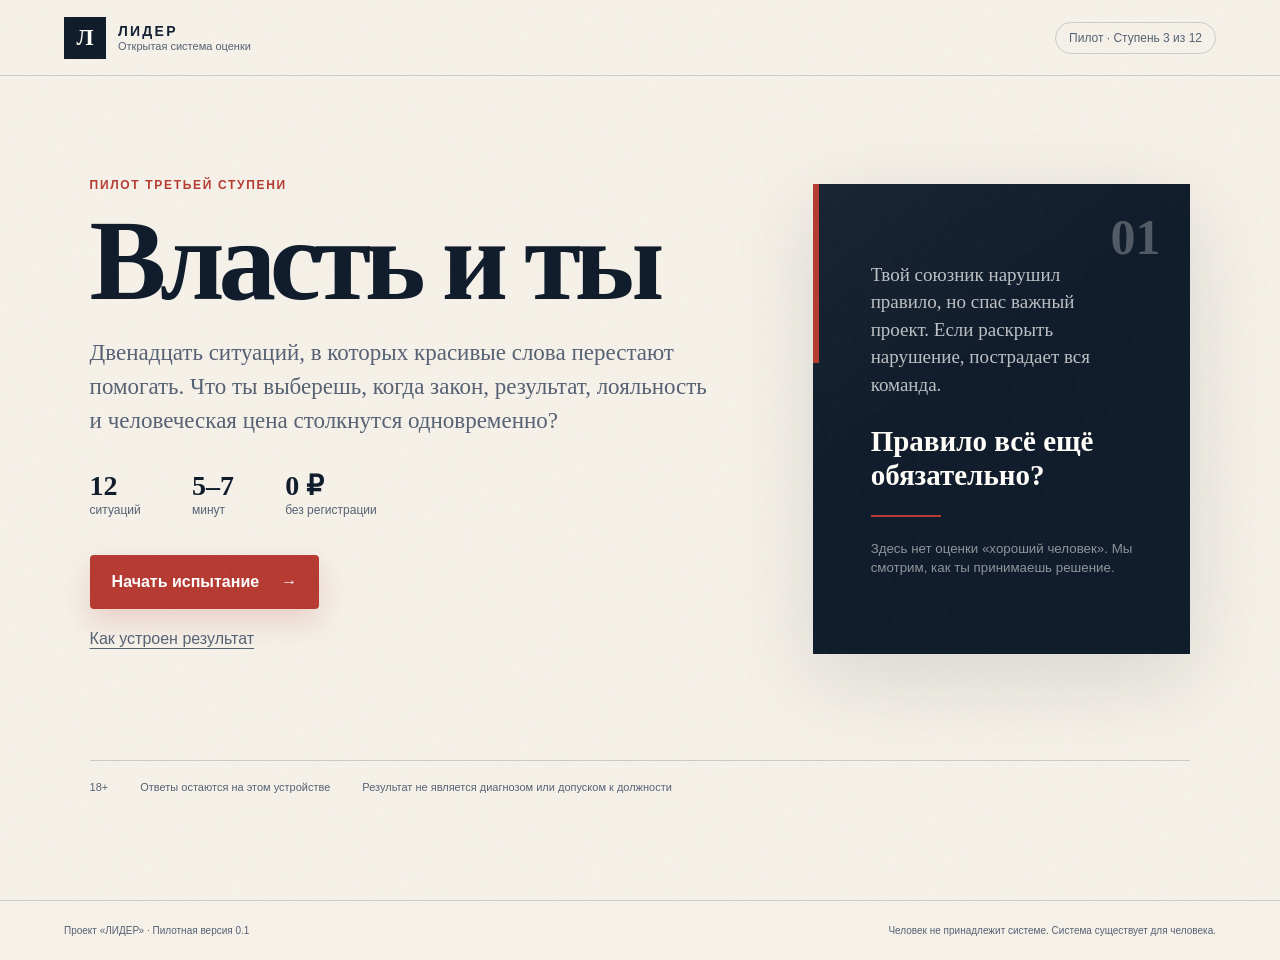
<file: step-3.html>
<!doctype html>
<html lang="ru">
  <head>
    <meta charset="UTF-8" />
    <meta name="viewport" content="width=device-width, initial-scale=1.0" />
    <meta
      name="description"
      content="Пилот третьей ступени проекта «ЛИДЕР»: 12 управленческих ситуаций о власти, правилах и ответственности."
    />
    <meta name="theme-color" content="#101c2b" />
    <title>ЛИДЕР — Ступень 3: Власть и ты</title>
    <style>:root {
  --ink: #132033;
  --ink-soft: #566173;
  --paper: #f5f1e9;
  --paper-deep: #e9e1d4;
  --navy: #101c2b;
  --navy-2: #182a41;
  --red: #b63a32;
  --red-dark: #8f2823;
  --blue: #315e8c;
  --line: rgba(19, 32, 51, 0.18);
  --white: #fffdf8;
  --shadow: 0 24px 80px rgba(16, 28, 43, 0.12);
  --radius: 4px;
  --serif: Georgia, "Times New Roman", serif;
  --sans: Inter, -apple-system, BlinkMacSystemFont, "Segoe UI", sans-serif;
}

* {
  box-sizing: border-box;
}

html {
  scroll-behavior: smooth;
}

body {
  margin: 0;
  min-width: 320px;
  background: var(--paper);
  color: var(--ink);
  font-family: var(--sans);
  min-height: 100vh;
}

button,
textarea,
select,
input {
  font: inherit;
}

button {
  cursor: pointer;
}

.noise {
  position: fixed;
  inset: 0;
  pointer-events: none;
  opacity: 0.035;
  z-index: 50;
  background-image: url("data:image/svg+xml,%3Csvg viewBox='0 0 160 160' xmlns='http://www.w3.org/2000/svg'%3E%3Cfilter id='n'%3E%3CfeTurbulence type='fractalNoise' baseFrequency='.88' numOctaves='3' stitchTiles='stitch'/%3E%3C/filter%3E%3Crect width='100%25' height='100%25' filter='url(%23n)' opacity='.55'/%3E%3C/svg%3E");
}

.site-header {
  min-height: 76px;
  display: flex;
  align-items: center;
  justify-content: space-between;
  gap: 24px;
  padding: 14px clamp(20px, 5vw, 72px);
  border-bottom: 1px solid var(--line);
  background: rgba(245, 241, 233, 0.92);
  backdrop-filter: blur(14px);
  position: sticky;
  top: 0;
  z-index: 20;
}

.brand {
  display: inline-flex;
  align-items: center;
  gap: 12px;
  color: var(--ink);
  text-decoration: none;
}

.brand-mark {
  width: 42px;
  height: 42px;
  display: grid;
  place-items: center;
  color: var(--white);
  background: var(--navy);
  font: 700 23px/1 var(--serif);
}

.brand-copy {
  display: grid;
  gap: 1px;
}

.brand-copy strong {
  letter-spacing: 0.16em;
  font-size: 14px;
}

.brand-copy small {
  color: var(--ink-soft);
  font-size: 11px;
}

.stage-chip {
  border: 1px solid var(--line);
  border-radius: 999px;
  padding: 8px 13px;
  color: var(--ink-soft);
  font-size: 12px;
}

main {
  min-height: calc(100vh - 76px);
}

.screen {
  display: none;
  animation: screenIn 320ms ease both;
}

.screen.is-active {
  display: block;
}

@keyframes screenIn {
  from {
    opacity: 0;
    transform: translateY(8px);
  }
  to {
    opacity: 1;
    transform: translateY(0);
  }
}

.hero {
  padding: clamp(42px, 8vw, 110px) clamp(20px, 7vw, 110px) 30px;
}

.hero-grid {
  max-width: 1240px;
  margin: 0 auto;
  display: grid;
  grid-template-columns: minmax(0, 1.15fr) minmax(320px, 0.7fr);
  gap: clamp(48px, 8vw, 120px);
  align-items: center;
}

.eyebrow {
  margin: 0 0 18px;
  color: var(--red);
  font-size: 12px;
  font-weight: 800;
  letter-spacing: 0.14em;
  text-transform: uppercase;
}

h1,
h2,
h3,
p {
  margin-top: 0;
}

h1 {
  margin-bottom: 24px;
  font: 700 clamp(62px, 9vw, 124px) / 0.88 var(--serif);
  letter-spacing: -0.055em;
  color: var(--navy);
}

h2 {
  font: 700 clamp(34px, 5vw, 58px) / 1 var(--serif);
  letter-spacing: -0.035em;
}

h3 {
  font: 700 25px/1.15 var(--serif);
}

.hero-lead {
  max-width: 690px;
  margin-bottom: 34px;
  color: var(--ink-soft);
  font: 400 clamp(18px, 2vw, 23px) / 1.48 var(--serif);
}

.hero-facts {
  display: flex;
  gap: clamp(26px, 4vw, 56px);
  margin-bottom: 38px;
}

.hero-facts div {
  display: grid;
  gap: 3px;
}

.hero-facts strong {
  font: 700 28px/1 var(--serif);
  color: var(--navy);
}

.hero-facts span {
  color: var(--ink-soft);
  font-size: 12px;
}

.primary-button,
.secondary-button,
.text-button,
.back-button,
.exit-button {
  border: 0;
  border-radius: var(--radius);
  transition:
    background 180ms ease,
    color 180ms ease,
    transform 180ms ease,
    border-color 180ms ease;
}

.primary-button {
  min-height: 54px;
  display: inline-flex;
  align-items: center;
  justify-content: center;
  gap: 22px;
  padding: 14px 22px;
  background: var(--red);
  color: white;
  font-weight: 750;
  box-shadow: 0 12px 30px rgba(182, 58, 50, 0.19);
}

.primary-button:hover:not(:disabled) {
  background: var(--red-dark);
  transform: translateY(-1px);
}

.primary-button:disabled {
  cursor: not-allowed;
  opacity: 0.42;
  box-shadow: none;
}

.secondary-button {
  min-height: 52px;
  padding: 13px 20px;
  color: var(--navy);
  background: transparent;
  border: 1px solid var(--line);
  font-weight: 700;
}

.secondary-button:hover {
  border-color: var(--navy);
}

.text-button,
.back-button,
.exit-button {
  color: var(--ink-soft);
  background: transparent;
  padding: 12px 0;
}

.text-button {
  display: block;
  margin-top: 9px;
  text-decoration: underline;
  text-underline-offset: 4px;
}

.back-button {
  margin-bottom: 32px;
}

.hero-card {
  position: relative;
  min-height: 470px;
  display: flex;
  flex-direction: column;
  justify-content: center;
  padding: clamp(30px, 5vw, 58px);
  color: var(--white);
  background:
    linear-gradient(145deg, rgba(255, 255, 255, 0.04), transparent 40%),
    var(--navy);
  box-shadow: var(--shadow);
}

.hero-card::before {
  content: "";
  position: absolute;
  top: 0;
  left: 0;
  width: 6px;
  height: 38%;
  background: var(--red);
}

.card-index {
  position: absolute;
  top: 28px;
  right: 30px;
  color: rgba(255, 255, 255, 0.27);
  font: 700 50px/1 var(--serif);
}

.hero-card p {
  color: rgba(255, 255, 255, 0.72);
  font: 400 19px/1.45 var(--serif);
}

.hero-card strong {
  display: block;
  margin: 8px 0 22px;
  font: 700 29px/1.17 var(--serif);
}

.hero-card small {
  color: rgba(255, 255, 255, 0.53);
  line-height: 1.45;
}

.card-rule {
  width: 70px;
  height: 2px;
  margin-bottom: 22px;
  background: var(--red);
}

.trust-strip {
  max-width: 1240px;
  margin: clamp(55px, 8vw, 100px) auto 0;
  padding-top: 20px;
  border-top: 1px solid var(--line);
  display: flex;
  flex-wrap: wrap;
  gap: 14px 32px;
  color: var(--ink-soft);
  font-size: 11px;
}

.narrow-panel {
  width: min(760px, calc(100% - 40px));
  margin: 0 auto;
  padding: clamp(42px, 7vw, 90px) 0 100px;
}

.narrow-panel > p:not(.eyebrow, .form-hint, .action-status) {
  color: var(--ink-soft);
  font: 400 18px/1.55 var(--serif);
}

.dimension-list {
  margin: 34px 0;
  display: grid;
  grid-template-columns: repeat(2, minmax(0, 1fr));
  gap: 12px;
}

.dimension-method {
  padding: 18px;
  background: rgba(255, 253, 248, 0.64);
  border: 1px solid var(--line);
}

.dimension-method strong {
  display: block;
  margin-bottom: 5px;
  font: 700 17px/1.2 var(--serif);
}

.dimension-method span {
  color: var(--ink-soft);
  font-size: 12px;
  line-height: 1.4;
}

.callout {
  margin: 34px 0;
  padding: 24px;
  border-left: 4px solid var(--red);
  background: var(--paper-deep);
}

.callout strong {
  font-family: var(--serif);
}

.callout p {
  margin: 7px 0 0;
  color: var(--ink-soft);
  line-height: 1.5;
}

.rules-list {
  margin: 28px 0 34px;
  padding: 0;
  list-style: none;
  counter-reset: rule;
}

.rules-list li {
  counter-increment: rule;
  position: relative;
  padding: 18px 0 18px 54px;
  border-bottom: 1px solid var(--line);
  line-height: 1.55;
}

.rules-list li::before {
  content: "0" counter(rule);
  position: absolute;
  left: 0;
  top: 18px;
  color: var(--red);
  font: 700 15px/1 var(--serif);
}

.consent-row {
  margin: 26px 0 5px;
  display: flex;
  gap: 13px;
  align-items: flex-start;
  line-height: 1.45;
}

.consent-row input {
  width: 20px;
  height: 20px;
  margin-top: 1px;
  accent-color: var(--red);
}

.form-hint,
.action-status {
  min-height: 22px;
  margin: 7px 0 12px;
  color: var(--red-dark);
  font-size: 12px;
}

.test-shell,
.result-shell {
  width: min(980px, calc(100% - 40px));
  margin: 0 auto;
  padding: clamp(28px, 5vw, 58px) 0 90px;
}

.test-topline {
  display: flex;
  justify-content: space-between;
  align-items: center;
  gap: 18px;
}

.progress-copy {
  display: flex;
  gap: 18px;
  color: var(--ink-soft);
  font-size: 12px;
}

.progress-track {
  height: 3px;
  margin: 12px 0 clamp(34px, 5vw, 62px);
  background: rgba(19, 32, 51, 0.11);
  overflow: hidden;
}

.progress-fill {
  height: 100%;
  width: 8.33%;
  background: var(--red);
  transition: width 280ms ease;
}

.question-card {
  padding: clamp(26px, 6vw, 62px);
  background: var(--white);
  border: 1px solid rgba(19, 32, 51, 0.1);
  box-shadow: var(--shadow);
}

.question-meta {
  display: flex;
  justify-content: space-between;
  gap: 18px;
  margin-bottom: 24px;
  color: var(--red);
  font-size: 11px;
  font-weight: 800;
  letter-spacing: 0.09em;
  text-transform: uppercase;
}

.question-card h2 {
  max-width: 790px;
  margin-bottom: 19px;
  font-size: clamp(32px, 4vw, 49px);
}

.question-card > p {
  max-width: 800px;
  color: var(--ink-soft);
  font: 400 18px/1.55 var(--serif);
}

.question-prompt {
  margin: 24px 0 14px !important;
  color: var(--ink) !important;
  font-weight: 700 !important;
}

.answers {
  display: grid;
  gap: 11px;
}

.answer-option {
  width: 100%;
  min-height: 68px;
  display: grid;
  grid-template-columns: 34px 1fr;
  gap: 12px;
  align-items: center;
  padding: 15px 18px;
  text-align: left;
  color: var(--ink);
  background: var(--paper);
  border: 1px solid transparent;
  border-radius: var(--radius);
  line-height: 1.42;
}

.answer-option:hover {
  border-color: rgba(19, 32, 51, 0.34);
}

.answer-option.is-selected {
  border-color: var(--navy);
  background: #e8edf1;
}

.answer-letter {
  width: 30px;
  height: 30px;
  display: grid;
  place-items: center;
  border: 1px solid var(--line);
  border-radius: 50%;
  font: 700 13px/1 var(--serif);
}

.answer-option.is-selected .answer-letter {
  color: white;
  background: var(--navy);
  border-color: var(--navy);
}

.test-actions {
  display: flex;
  justify-content: space-between;
  gap: 16px;
  margin-top: 24px;
}

.result-heading {
  max-width: 730px;
  margin-bottom: 38px;
}

.result-heading p:last-child {
  color: var(--ink-soft);
  font: 400 18px/1.5 var(--serif);
}

.result-hero {
  display: grid;
  grid-template-columns: 0.45fr 1fr;
  background: var(--navy);
  color: white;
  box-shadow: var(--shadow);
}

.result-code-block,
.result-summary {
  padding: clamp(26px, 5vw, 48px);
}

.result-code-block {
  border-right: 1px solid rgba(255, 255, 255, 0.15);
}

.result-code-block span,
.result-summary span,
.reflection-grid article > span {
  display: block;
  margin-bottom: 11px;
  color: rgba(255, 255, 255, 0.55);
  font-size: 10px;
  font-weight: 800;
  letter-spacing: 0.12em;
  text-transform: uppercase;
}

.result-code-block strong {
  display: block;
  margin-bottom: 10px;
  font: 700 26px/1 var(--serif);
  letter-spacing: 0.08em;
}

.result-code-block small {
  color: rgba(255, 255, 255, 0.45);
  line-height: 1.4;
}

.result-summary h3 {
  margin-bottom: 10px;
  font-size: clamp(27px, 4vw, 40px);
}

.result-summary p {
  margin: 0;
  color: rgba(255, 255, 255, 0.68);
  line-height: 1.5;
}

.profile-grid {
  margin: 24px 0;
  display: grid;
  grid-template-columns: repeat(2, minmax(0, 1fr));
  gap: 12px;
}

.profile-item {
  padding: 20px;
  border: 1px solid var(--line);
  background: rgba(255, 253, 248, 0.58);
}

.profile-item-top {
  display: flex;
  justify-content: space-between;
  gap: 16px;
  margin-bottom: 11px;
}

.profile-item strong {
  font: 700 17px/1.2 var(--serif);
}

.profile-item span {
  color: var(--ink-soft);
  font-size: 11px;
}

.profile-bar {
  height: 5px;
  background: rgba(19, 32, 51, 0.11);
}

.profile-bar div {
  height: 100%;
  background: var(--blue);
}

.profile-item p {
  margin: 11px 0 0;
  color: var(--ink-soft);
  font-size: 12px;
  line-height: 1.45;
}

.reflection-grid {
  display: grid;
  grid-template-columns: repeat(2, minmax(0, 1fr));
  gap: 12px;
}

.reflection-grid article {
  padding: clamp(25px, 4vw, 38px);
  background: var(--navy-2);
  color: white;
}

.reflection-grid article > span {
  color: rgba(255, 255, 255, 0.49);
}

.reflection-grid article p {
  margin-bottom: 0;
  color: rgba(255, 255, 255, 0.68);
  line-height: 1.5;
}

.reflection-grid .risk-card {
  background: var(--red-dark);
}

.result-note {
  margin: 26px 0;
  padding: 24px;
  border: 1px solid var(--line);
}

.result-note strong {
  font-family: var(--serif);
}

.result-note p {
  margin: 8px 0 0;
  color: var(--ink-soft);
  line-height: 1.5;
}

.result-actions {
  display: flex;
  flex-wrap: wrap;
  gap: 10px;
}

.feedback-panel textarea,
.feedback-panel select {
  width: 100%;
  margin-bottom: 24px;
  padding: 13px 14px;
  color: var(--ink);
  background: var(--white);
  border: 1px solid var(--line);
  border-radius: var(--radius);
}

.feedback-panel textarea:focus,
.feedback-panel select:focus {
  outline: 2px solid rgba(49, 94, 140, 0.24);
  border-color: var(--blue);
}

.field-label,
.rating-field legend {
  display: block;
  margin-bottom: 9px;
  font-weight: 750;
  line-height: 1.4;
}

.rating-field {
  padding: 0;
  margin: 25px 0;
  border: 0;
}

.rating-row {
  display: flex;
  gap: 8px;
}

.rating-button {
  width: 46px;
  height: 46px;
  border: 1px solid var(--line);
  border-radius: 50%;
  color: var(--ink);
  background: var(--white);
}

.rating-button.is-selected {
  color: white;
  background: var(--navy);
  border-color: var(--navy);
}

dialog {
  width: min(520px, calc(100% - 30px));
  border: 0;
  padding: 0;
  color: var(--ink);
  background: var(--paper);
  box-shadow: 0 30px 100px rgba(0, 0, 0, 0.28);
}

dialog::backdrop {
  background: rgba(10, 19, 30, 0.7);
  backdrop-filter: blur(4px);
}

.dialog-content {
  padding: 34px;
}

.dialog-content h2 {
  font-size: 34px;
}

.dialog-content > p:not(.eyebrow) {
  color: var(--ink-soft);
  line-height: 1.5;
}

.dialog-actions {
  display: flex;
  gap: 10px;
  margin-top: 26px;
}

footer {
  padding: 24px clamp(20px, 5vw, 72px);
  display: flex;
  justify-content: space-between;
  gap: 20px;
  border-top: 1px solid var(--line);
  color: var(--ink-soft);
  font-size: 10px;
}

:focus-visible {
  outline: 3px solid rgba(182, 58, 50, 0.35);
  outline-offset: 3px;
}

@media (max-width: 800px) {
  .hero-grid,
  .result-hero,
  .profile-grid,
  .reflection-grid {
    grid-template-columns: 1fr;
  }

  .hero {
    padding-top: 52px;
  }

  .hero-card {
    min-height: 380px;
  }

  .result-code-block {
    border-right: 0;
    border-bottom: 1px solid rgba(255, 255, 255, 0.15);
  }

  .dimension-list {
    grid-template-columns: 1fr;
  }
}

@media (max-width: 560px) {
  .site-header {
    min-height: 66px;
    padding: 10px 16px;
  }

  .brand-mark {
    width: 38px;
    height: 38px;
  }

  .brand-copy small {
    display: none;
  }

  .stage-chip {
    max-width: 150px;
    text-align: center;
    padding: 7px 10px;
    font-size: 10px;
  }

  h1 {
    font-size: 64px;
  }

  h2 {
    font-size: 35px;
  }

  .hero-facts {
    justify-content: space-between;
    gap: 12px;
  }

  .hero-card {
    min-height: 340px;
  }

  .trust-strip {
    display: grid;
  }

  .question-card {
    padding: 24px 18px;
  }

  .question-card h2 {
    font-size: 31px;
  }

  .question-card > p {
    font-size: 16px;
  }

  .answer-option {
    min-height: 74px;
    padding: 13px;
    grid-template-columns: 30px 1fr;
    font-size: 14px;
  }

  .test-actions {
    display: grid;
    grid-template-columns: 0.75fr 1.4fr;
  }

  .test-actions .primary-button,
  .test-actions .secondary-button {
    padding-inline: 10px;
    font-size: 13px;
  }

  .result-actions,
  .dialog-actions {
    display: grid;
  }

  .result-actions button {
    width: 100%;
  }

  footer {
    display: grid;
  }
}

@media (prefers-reduced-motion: reduce) {
  *,
  *::before,
  *::after {
    scroll-behavior: auto !important;
    animation-duration: 0.01ms !important;
    transition-duration: 0.01ms !important;
  }
}
</style>
  </head>
  <body>
    <div class="noise" aria-hidden="true"></div>

    <header class="site-header">
      <a class="brand" href="#start" aria-label="ЛИДЕР — на главную">
        <span class="brand-mark" aria-hidden="true">Л</span>
        <span class="brand-copy">
          <strong>ЛИДЕР</strong>
          <small>Открытая система оценки</small>
        </span>
      </a>
      <div class="stage-chip">Пилот · Ступень 3 из 12</div>
    </header>

    <main>
      <section class="screen hero is-active" id="start" data-screen="start">
        <div class="hero-grid">
          <div class="hero-copy">
            <p class="eyebrow">Пилот третьей ступени</p>
            <h1>Власть и ты</h1>
            <p class="hero-lead">
              Двенадцать ситуаций, в которых красивые слова перестают помогать.
              Что ты выберешь, когда закон, результат, лояльность и человеческая
              цена столкнутся одновременно?
            </p>

            <div class="hero-facts" aria-label="Параметры теста">
              <div>
                <strong>12</strong>
                <span>ситуаций</span>
              </div>
              <div>
                <strong>5–7</strong>
                <span>минут</span>
              </div>
              <div>
                <strong>0 ₽</strong>
                <span>без регистрации</span>
              </div>
            </div>

            <button class="primary-button" id="beginButton" type="button">
              Начать испытание
              <span aria-hidden="true">→</span>
            </button>
            <button class="text-button" id="methodButton" type="button">
              Как устроен результат
            </button>
          </div>

          <aside class="hero-card" aria-label="Главный вопрос ступени">
            <span class="card-index">01</span>
            <p>
              Твой союзник нарушил правило, но спас важный проект. Если раскрыть
              нарушение, пострадает вся команда.
            </p>
            <strong>Правило всё ещё обязательно?</strong>
            <div class="card-rule" aria-hidden="true"></div>
            <small>
              Здесь нет оценки «хороший человек». Мы смотрим, как ты принимаешь
              решение.
            </small>
          </aside>
        </div>

        <div class="trust-strip">
          <span>18+</span>
          <span>Ответы остаются на этом устройстве</span>
          <span>Результат не является диагнозом или допуском к должности</span>
        </div>
      </section>

      <section class="screen method-screen" id="method" data-screen="method">
        <div class="narrow-panel">
          <button class="back-button" type="button" data-go="start">
            ← Назад
          </button>
          <p class="eyebrow">Перед началом</p>
          <h2>Мы не ищем «правильную кнопку»</h2>
          <p>
            Третья ступень наблюдает шесть сторон принятия решения. Один выбор
            ничего не доказывает. Важны повторяемость, смена обстоятельств и то,
            какие риски человек замечает.
          </p>
          <div class="dimension-list" id="methodDimensions"></div>
          <div class="callout">
            <strong>Ограничение пилота</strong>
            <p>
              Это ознакомительная версия. Она помогает сформулировать вопросы к
              себе, но не определяет готовность к публичной должности.
            </p>
          </div>
          <button class="primary-button" type="button" data-go="intro">
            Понятно. Продолжить
          </button>
        </div>
      </section>

      <section class="screen intro-screen" id="intro" data-screen="intro">
        <div class="narrow-panel">
          <button class="back-button" type="button" data-go="start">
            ← Назад
          </button>
          <p class="eyebrow">Правила прохождения</p>
          <h2>Отвечай не красиво, а честно</h2>
          <ol class="rules-list">
            <li>
              Выбирай первый ответственный шаг, который действительно предпринял
              бы.
            </li>
            <li>
              Не пытайся угадать мнение авторов: у сильного варианта тоже бывает
              цена.
            </li>
            <li>
              Если подходящего ответа нет, выбери ближайший — и отметь это в
              обратной связи.
            </li>
          </ol>
          <label class="consent-row">
            <input type="checkbox" id="ageConsent" />
            <span>
              Мне исполнилось 18 лет. Я понимаю, что это пилотная
              ознакомительная оценка.
            </span>
          </label>
          <p class="form-hint" id="consentHint" role="status"></p>
          <button class="primary-button" id="startTestButton" type="button">
            Я готов
            <span aria-hidden="true">→</span>
          </button>
        </div>
      </section>

      <section class="screen test-screen" id="test" data-screen="test">
        <div class="test-shell">
          <div class="test-topline">
            <button class="exit-button" id="exitTestButton" type="button">
              Выйти
            </button>
            <div class="progress-copy">
              <span id="progressLabel">Ситуация 1 из 12</span>
              <span id="progressPercent">8%</span>
            </div>
          </div>
          <div
            class="progress-track"
            role="progressbar"
            aria-valuemin="1"
            aria-valuemax="12"
            aria-valuenow="1"
            aria-label="Прогресс теста"
          >
            <div class="progress-fill" id="progressFill"></div>
          </div>

          <article class="question-card" aria-live="polite">
            <div class="question-meta">
              <span id="questionTheme">Свои и чужие</span>
              <span id="questionTime">≈ 30 секунд</span>
            </div>
            <h2 id="questionTitle"></h2>
            <p id="questionText"></p>
            <p class="question-prompt" id="questionPrompt"></p>
            <div class="answers" id="answers"></div>
          </article>

          <div class="test-actions">
            <button class="secondary-button" id="previousButton" type="button">
              ← Назад
            </button>
            <button class="primary-button" id="nextButton" type="button" disabled>
              Следующая ситуация →
            </button>
          </div>
        </div>
      </section>

      <section class="screen result-screen" id="result" data-screen="result">
        <div class="result-shell">
          <div class="result-heading">
            <p class="eyebrow">Ступень 3 завершена</p>
            <h2>Твой предварительный профиль решений</h2>
            <p>
              Это не рейтинг зрелости. Профиль показывает, какие основания чаще
              проявлялись в двенадцати ситуациях.
            </p>
          </div>

          <div class="result-hero">
            <div class="result-code-block">
              <span>Код прохождения</span>
              <strong id="resultCode">—</strong>
              <small>По коду нельзя восстановить твои отдельные ответы.</small>
            </div>
            <div class="result-summary">
              <span>Ведущая сторона</span>
              <h3 id="leadingTitle"></h3>
              <p id="leadingText"></p>
            </div>
          </div>

          <div class="profile-grid" id="profileGrid"></div>

          <div class="reflection-grid">
            <article>
              <span>Сильная опора</span>
              <h3 id="strengthTitle"></h3>
              <p id="strengthText"></p>
            </article>
            <article class="risk-card">
              <span>Вопрос к себе</span>
              <h3 id="tensionTitle"></h3>
              <p id="tensionText"></p>
            </article>
          </div>

          <div class="result-note">
            <strong>Что этот результат не означает</strong>
            <p>
              Он не определяет твою ценность, политические взгляды, профессию,
              диагноз или пригодность к должности. Для серьёзного вывода нужны
              другие форматы, повторная проверка и значительно больше данных.
            </p>
          </div>

          <div class="result-actions">
            <button class="primary-button" id="feedbackButton" type="button">
              Помочь улучшить пилот
            </button>
            <button class="secondary-button" id="shareButton" type="button">
              Поделиться результатом
            </button>
            <button class="text-button" id="restartButton" type="button">
              Пройти заново
            </button>
          </div>
          <p class="action-status" id="shareStatus" role="status"></p>
        </div>
      </section>

      <section class="screen feedback-screen" id="feedback" data-screen="feedback">
        <div class="narrow-panel feedback-panel">
          <button class="back-button" type="button" data-go="result">
            ← К результату
          </button>
          <p class="eyebrow">Обратная связь</p>
          <h2>Помоги сделать следующую версию честнее</h2>
          <p>
            Мы не отправляем ответы автоматически. После заполнения ты сможешь
            скопировать обезличенный отчёт и передать его организатору пилота.
          </p>

          <fieldset class="rating-field">
            <legend>Насколько понятными были ситуации?</legend>
            <div class="rating-row" id="clarityRating"></div>
          </fieldset>

          <fieldset class="rating-field">
            <legend>Насколько трудно было выбирать?</legend>
            <div class="rating-row" id="difficultyRating"></div>
          </fieldset>

          <label class="field-label" for="missingAnswer">
            В какой ситуации тебе не хватило подходящего варианта?
          </label>
          <textarea
            id="missingAnswer"
            rows="3"
            maxlength="500"
            placeholder="Можно оставить пустым"
          ></textarea>

          <label class="field-label" for="generalFeedback">
            Что показалось неточным, слишком очевидным или несправедливым?
          </label>
          <textarea
            id="generalFeedback"
            rows="4"
            maxlength="800"
            placeholder="Любая критика полезна"
          ></textarea>

          <label class="field-label" for="continueChoice">
            Хотелось бы продолжить на следующей ступени?
          </label>
          <select id="continueChoice">
            <option value="">Выбери ответ</option>
            <option value="yes">Да</option>
            <option value="maybe">Возможно</option>
            <option value="no">Нет</option>
          </select>

          <button class="primary-button" id="copyPilotReport" type="button">
            Скопировать отчёт для пилота
          </button>
          <p class="action-status" id="feedbackStatus" role="status"></p>
        </div>
      </section>
    </main>

    <dialog id="exitDialog">
      <div class="dialog-content">
        <p class="eyebrow">Прервать прохождение?</p>
        <h2>Прогресс сохранён на этом устройстве</h2>
        <p>Ты сможешь продолжить с той же ситуации позже.</p>
        <div class="dialog-actions">
          <button class="primary-button" id="continueDialogButton" type="button">
            Продолжить
          </button>
          <button class="secondary-button" id="leaveDialogButton" type="button">
            Выйти на главную
          </button>
        </div>
      </div>
    </dialog>

    <footer>
      <span>Проект «ЛИДЕР» · Пилотная версия 0.1</span>
      <span>Человек не принадлежит системе. Система существует для человека.</span>
    </footer>

    <script>const DIMENSIONS = {
  equality: {
    title: "Единые правила",
    short: "Одинаковые требования к своим, чужим и самому себе.",
    strong:
      "Ты чаще сохраняешь общий стандарт, даже когда нарушение совершает союзник или выгодный системе человек.",
    tension:
      "Спроси себя: не становлюсь ли я принципиальным только тогда, когда правило нарушает противник?",
  },
  restraint: {
    title: "Ограничение власти",
    short: "Процедура, срок и контроль при использовании полномочий.",
    strong:
      "В твоих решениях заметно стремление ограничивать полномочия сроком, процедурой и независимым контролем.",
    tension:
      "Спроси себя: какие полномочия я готов отдать власти сейчас — и соглашусь ли я на них у политического противника?",
  },
  truth: {
    title: "Правда и ответственность",
    short: "Открытость фактам, плохим новостям и собственной роли.",
    strong:
      "Ты чаще выбираешь раскрытие существенных фактов и принятие собственной доли ответственности.",
    tension:
      "Спроси себя: не называю ли я сокрытие неудобной информации защитой команды, стабильности или общего дела?",
  },
  dignity: {
    title: "Человеческое достоинство",
    short: "Соразмерность, право ответа и отказ от унижения.",
    strong:
      "Ты обычно сохраняешь право человека на объяснение и не считаешь унижение нормальным инструментом управления.",
    tension:
      "Спроси себя: не начинаю ли я относиться к человеку как к помехе, когда он мешает нужному результату?",
  },
  systems: {
    title: "Цена последствий",
    short: "Побочные эффекты, стимулы, ресурсы и долгий горизонт.",
    strong:
      "В выборе заметно внимание не только к первому эффекту, но и к цене решения, стимулам и отложенным последствиям.",
    tension:
      "Спроси себя: не покупаю ли я быстрый результат ценой риска, который позже придётся оплачивать другим?",
  },
  revision: {
    title: "Готовность пересмотреть",
    short: "Проверка предположений и изменение решения при новых данных.",
    strong:
      "Ты оставляешь решения проверяемыми и допускаешь их изменение, если предположения не подтвердились.",
    tension:
      "Спроси себя: какое доказательство действительно заставило бы меня отказаться от собственного решения?",
  },
};

const QUESTIONS = [
  {
    id: "ally-rule",
    theme: "Свои и чужие",
    title: "Союзник нарушил правило ради результата",
    text:
      "Ты руководитель. Твой близкий союзник обошёл процедуру закупки и спас важный проект от срыва. Личной выгоды он не получил. Если начать разбирательство сейчас, организация может потерять крупный контракт.",
    prompt: "Какой первый шаг ты предпримешь?",
    options: [
      {
        id: "a",
        text:
          "Сразу отстраню его и публично сообщу о нарушении: правила должны быть видны всем.",
        scores: [3, 1, 3, 1, 1, 1],
      },
      {
        id: "b",
        text:
          "Раскрою личную связь, отойду от решения и назначу независимую проверку с коротким сроком.",
        scores: [3, 3, 2, 3, 3, 3],
      },
      {
        id: "c",
        text:
          "Потребую исправить последствия внутри организации: публичное дело сейчас нанесёт больший ущерб.",
        scores: [1, 2, 1, 2, 2, 1],
      },
      {
        id: "d",
        text:
          "Сохраню его в должности: если правило мешает спасать проект, проблема находится в самом правиле.",
        scores: [0, 1, 1, 2, 3, 1],
      },
    ],
  },
  {
    id: "emergency-limit",
    theme: "Безопасность и свобода",
    title: "В городе распространяются опасные ложные сообщения",
    text:
      "После аварии люди получают противоречивые сообщения. Часть из них может вызвать панику и помешать спасательным службам. Полной картины пока нет.",
    prompt: "Как использовать власть в первые часы?",
    options: [
      {
        id: "a",
        text:
          "Временно заблокирую распространение любых неофициальных сообщений — сначала нужно восстановить порядок.",
        scores: [1, 0, 1, 1, 2, 1],
      },
      {
        id: "b",
        text:
          "Не стану ничего ограничивать без полной доказательной базы, даже если отдельные сообщения опасны.",
        scores: [2, 3, 2, 3, 1, 2],
      },
      {
        id: "c",
        text:
          "Опубликую проверенные данные и введу только узкие временные меры с контролем, сроком и правом обжалования.",
        scores: [3, 3, 3, 2, 3, 3],
      },
      {
        id: "d",
        text:
          "Не буду вводить формальный запрет, но попрошу площадки незаметно убрать спорные сообщения.",
        scores: [0, 0, 0, 1, 2, 0],
      },
    ],
  },
  {
    id: "bad-report",
    theme: "Плохая новость",
    title: "Новый отчёт противоречит твоим обещаниям",
    text:
      "За три дня до важного общественного голосования ты получаешь предварительный отчёт: результат твоей программы значительно хуже заявленного. Данные ещё нуждаются в проверке, но проблема может быть реальной.",
    prompt: "Что ты сообщишь обществу?",
    options: [
      {
        id: "a",
        text:
          "Сразу опубликую весь сырой отчёт без комментариев: общество само разберётся.",
        scores: [3, 2, 3, 2, 1, 2],
      },
      {
        id: "b",
        text:
          "Завершу проверку после голосования: преждевременная публикация может исказить выбор людей.",
        scores: [1, 1, 0, 2, 2, 0],
      },
      {
        id: "c",
        text:
          "Раскрою ключевые данные, их предварительный статус, план проверки и обещание опубликовать исправления.",
        scores: [3, 3, 3, 3, 3, 3],
      },
      {
        id: "d",
        text:
          "Опубликую подтверждённые положительные показатели, а спорную часть пока не буду комментировать.",
        scores: [0, 1, 0, 1, 1, 0],
      },
    ],
  },
  {
    id: "protest-hospital",
    theme: "Несогласие",
    title: "Законная акция перекрыла дорогу к больнице",
    text:
      "Участники законной акции неожиданно вышли за согласованный маршрут. Они перекрыли дорогу, которой пользуются машины скорой помощи. Организаторы утверждают, что другого заметного места для протеста нет.",
    prompt: "Какое решение ты примешь?",
    options: [
      {
        id: "a",
        text:
          "Немедленно освобожу дорогу силой: безопасность пациентов важнее продолжения акции.",
        scores: [2, 0, 2, 1, 2, 1],
      },
      {
        id: "b",
        text:
          "Не стану вмешиваться: право на протест теряет смысл, если власть определяет удобное для себя место.",
        scores: [2, 3, 2, 3, 1, 2],
      },
      {
        id: "c",
        text:
          "Предложу коридор для скорой и короткий срок переговоров; при отказе применю только необходимую законную меру.",
        scores: [3, 3, 3, 3, 3, 3],
      },
      {
        id: "d",
        text:
          "Сейчас не буду обострять ситуацию, но позже найду основания привлечь организаторов к ответственности.",
        scores: [0, 0, 0, 1, 1, 0],
      },
    ],
  },
  {
    id: "expert-split",
    theme: "Эксперты",
    title: "Три специалиста согласны, один предупреждает о катастрофе",
    text:
      "Большинство приглашённых экспертов поддерживает проект. Четвёртый приводит данные о редком, но очень тяжёлом риске. Проверка займёт время, а промедление может лишить проект финансирования.",
    prompt: "Как поступить с разногласием?",
    options: [
      {
        id: "a",
        text:
          "Приму позицию большинства: управление невозможно, если каждый редкий риск останавливает решение.",
        scores: [2, 2, 2, 2, 2, 1],
      },
      {
        id: "b",
        text:
          "Сам выберу более убедительную позицию: ответственность всё равно лежит на руководителе.",
        scores: [1, 1, 1, 2, 1, 0],
      },
      {
        id: "c",
        text:
          "Проверю ключевое предположение и начну только обратимый ограниченный этап с условиями остановки.",
        scores: [3, 3, 3, 3, 3, 3],
      },
      {
        id: "d",
        text:
          "Отложу решение до полного согласия специалистов, даже если возможность будет потеряна.",
        scores: [2, 2, 2, 2, 1, 1],
      },
    ],
  },
  {
    id: "popular-benefit",
    theme: "Цена обещания",
    title: "Популярная выплата создаст долг на несколько лет",
    text:
      "Большинство граждан поддерживает новую выплату. Она действительно поможет многим семьям сейчас, но устойчивого источника денег пока нет. Через несколько лет расходы могут лечь на другие программы.",
    prompt: "Какое предложение ты внесёшь?",
    options: [
      {
        id: "a",
        text:
          "Поддержу полную выплату: помощь нужна сегодня, а будущий бюджет можно будет перестроить.",
        scores: [2, 1, 2, 3, 1, 1],
      },
      {
        id: "b",
        text:
          "Откажусь от выплаты: нельзя начинать программу без полностью обеспеченного финансирования.",
        scores: [2, 2, 2, 2, 2, 2],
      },
      {
        id: "c",
        text:
          "Покажу цену вариантов и предложу адресную временную помощь с источником денег и датой пересмотра.",
        scores: [3, 3, 3, 3, 3, 3],
      },
      {
        id: "d",
        text:
          "Объявлю выплату сейчас: после общественного одобрения найти финансирование будет политически проще.",
        scores: [0, 0, 0, 2, 0, 0],
      },
    ],
  },
  {
    id: "subordinate-error",
    theme: "Ответственность",
    title: "Подчинённый признал ошибку до того, как её обнаружили",
    text:
      "Ошибка нанесла организации заметный ущерб. Сотрудник действовал добросовестно, сам сообщил о проблеме и предложил способ исправления. Окончательное решение принималось в системе, созданной тобой.",
    prompt: "Как ты объяснишь произошедшее команде?",
    options: [
      {
        id: "a",
        text:
          "Признаю свою ответственность за систему, исправлю процесс и отдельно оценю соразмерные последствия для сотрудника.",
        scores: [3, 3, 3, 3, 3, 3],
      },
      {
        id: "b",
        text:
          "Уволю сотрудника публично: добровольное признание не отменяет ущерб и необходимость показать стандарт.",
        scores: [2, 1, 3, 1, 1, 1],
      },
      {
        id: "c",
        text:
          "Исправлю проблему без публичного обсуждения: признание ошибки нужно поощрять и защищать.",
        scores: [1, 2, 1, 2, 1, 1],
      },
      {
        id: "d",
        text:
          "Объясню, что сотрудник принял решение самостоятельно, поэтому ответственность должна быть персональной.",
        scores: [1, 1, 0, 1, 0, 0],
      },
    ],
  },
  {
    id: "opponent-power",
    theme: "Смена ролей",
    title: "Полезное полномочие однажды получит твой противник",
    text:
      "Предлагаемый закон позволит руководителю быстрее проводить необходимые реформы. Сейчас должность занимает человек, которому ты доверяешь. Через несколько лет тем же полномочием может воспользоваться его противник.",
    prompt: "Как оценивать такой закон?",
    options: [
      {
        id: "a",
        text:
          "По текущему результату: нельзя отказываться от полезного инструмента из-за гипотетического будущего.",
        scores: [0, 0, 1, 1, 1, 0],
      },
      {
        id: "b",
        text:
          "Отклоню любое расширение полномочий: власть всегда стремится сохранить полученный инструмент.",
        scores: [2, 3, 2, 2, 2, 2],
      },
      {
        id: "c",
        text:
          "Проверю закон сменой ролей и потребую контроля, срока, обжалования и автоматического прекращения полномочия.",
        scores: [3, 3, 3, 3, 3, 3],
      },
      {
        id: "d",
        text:
          "Поддержу закон, если действующий руководитель публично обещает использовать его только в общих интересах.",
        scores: [0, 0, 1, 1, 1, 0],
      },
    ],
  },
  {
    id: "anonymous-claim",
    theme: "Обвинение",
    title: "Анонимный источник обвиняет твоего союзника",
    text:
      "Сообщение содержит некоторые проверяемые детали, но доказательств пока недостаточно. Игнорирование может позволить скрыть нарушение. Публичное обвинение способно разрушить репутацию невиновного человека.",
    prompt: "Что делать до установления фактов?",
    options: [
      {
        id: "a",
        text:
          "Временно отстраню союзника и объявлю о проверке: доверие общества важнее его личной репутации.",
        scores: [2, 1, 2, 1, 1, 1],
      },
      {
        id: "b",
        text:
          "Не стану реагировать на анонимное сообщение, пока источник не возьмёт ответственность за обвинение.",
        scores: [1, 1, 0, 2, 1, 0],
      },
      {
        id: "c",
        text:
          "Проведу конфиденциальную предварительную проверку, сохраню доказательства и обеспечу право ответа.",
        scores: [3, 3, 3, 3, 3, 3],
      },
      {
        id: "d",
        text:
          "Опубликую сообщение с пометкой «не подтверждено»: общество должно знать и само оценить риск.",
        scores: [2, 1, 2, 1, 1, 1],
      },
    ],
  },
  {
    id: "emergency-expiry",
    theme: "Передача полномочий",
    title: "Срок чрезвычайных полномочий заканчивается",
    text:
      "Острая фаза кризиса прошла. Отдельные угрозы сохраняются, но данные противоречивы. При обычной процедуре действовать будет медленнее, а чрезвычайный режим позволяет принимать решения почти без внешнего согласования.",
    prompt: "Что произойдёт после истечения срока?",
    options: [
      {
        id: "a",
        text:
          "Продлю режим до полного исчезновения угрозы: преждевременный отказ от полномочий опаснее.",
        scores: [1, 0, 1, 1, 2, 0],
      },
      {
        id: "b",
        text:
          "Полностью прекращу режим в установленный день: правило важнее удобства управления.",
        scores: [3, 3, 2, 3, 1, 2],
      },
      {
        id: "c",
        text:
          "Верну обычные полномочия и запрошу только узкое временное исключение с независимым контролем.",
        scores: [3, 3, 3, 3, 3, 3],
      },
      {
        id: "d",
        text:
          "Формально прекращу режим, но сохраню необходимые инструменты через внутренние распоряжения.",
        scores: [0, 0, 0, 1, 2, 0],
      },
    ],
  },
  {
    id: "harsh-manager",
    theme: "Результат и средства",
    title: "Жёсткий руководитель показывает лучшие результаты",
    text:
      "Его подразделение выполняет план, но сотрудники сообщают об унижениях, угрозах и постоянном страхе. Прямых доказательств незаконного поведения пока нет. Быстрая замена может сорвать важный этап работы.",
    prompt: "Какой первый шаг будет ответственным?",
    options: [
      {
        id: "a",
        text:
          "Сохраню руководителя: высокая должность требует жёсткости, а результаты можно проверить объективно.",
        scores: [1, 1, 1, 0, 2, 0],
      },
      {
        id: "b",
        text:
          "Немедленно уволю его публично: культура важнее краткосрочного результата.",
        scores: [2, 1, 2, 1, 1, 1],
      },
      {
        id: "c",
        text:
          "Обеспечу безопасный сбор фактов, временные меры защиты и ясные условия исправления или отстранения.",
        scores: [3, 3, 3, 3, 3, 3],
      },
      {
        id: "d",
        text:
          "Предложу конфиденциальную работу с наставником, не создавая формального дела без доказательств.",
        scores: [1, 2, 1, 2, 2, 2],
      },
    ],
  },
  {
    id: "own-program",
    theme: "Признание ошибки",
    title: "Твоя главная программа не дала обещанного результата",
    text:
      "На неё потрачены большие средства и построена твоя репутация. Часть показателей улучшилась, но основная цель, вероятно, не достигнута. Закрытие программы будет воспринято как личное поражение.",
    prompt: "Как ты поступишь?",
    options: [
      {
        id: "a",
        text:
          "Пересмотрю показатели: сложную реформу нельзя оценивать только по первоначальной цели.",
        scores: [0, 0, 0, 1, 0, 0],
      },
      {
        id: "b",
        text:
          "Продолжу программу: остановка сейчас уничтожит уже сделанные вложения и доверие команды.",
        scores: [1, 1, 1, 1, 1, 0],
      },
      {
        id: "c",
        text:
          "Приостановлю расширение, раскрою исходные предположения и назначу независимую проверку с планом исправления.",
        scores: [3, 3, 3, 3, 3, 3],
      },
      {
        id: "d",
        text:
          "Закрою программу немедленно: руководитель обязан быстро признавать неудачу.",
        scores: [2, 2, 2, 2, 2, 2],
      },
    ],
  },
];

const STORAGE_KEY = "leader-step-three-v01";
const DIMENSION_KEYS = Object.keys(DIMENSIONS);

function createSeed() {
  if (globalThis.crypto?.getRandomValues) {
    const values = new Uint32Array(1);
    globalThis.crypto.getRandomValues(values);
    return values[0];
  }
  return Math.floor(Math.random() * 4_294_967_295);
}

function hashText(text) {
  let hash = 2166136261;
  for (let index = 0; index < text.length; index += 1) {
    hash ^= text.charCodeAt(index);
    hash = Math.imul(hash, 16777619);
  }
  return hash >>> 0;
}

function orderedOptions(question, seed) {
  const options = [...question.options];
  let value = hashText(`${seed}:${question.id}`);
  for (let index = options.length - 1; index > 0; index -= 1) {
    value = (Math.imul(value, 1_664_525) + 1_013_904_223) >>> 0;
    const swapIndex = value % (index + 1);
    [options[index], options[swapIndex]] = [
      options[swapIndex],
      options[index],
    ];
  }
  return options;
}

const state = {
  current: 0,
  answers: Array(QUESTIONS.length).fill(null),
  startedAt: null,
  completedAt: null,
  result: null,
  orderSeed: createSeed(),
};

const screens = [...document.querySelectorAll("[data-screen]")];
const beginButton = document.querySelector("#beginButton");
const methodButton = document.querySelector("#methodButton");
const ageConsent = document.querySelector("#ageConsent");
const consentHint = document.querySelector("#consentHint");
const startTestButton = document.querySelector("#startTestButton");
const previousButton = document.querySelector("#previousButton");
const nextButton = document.querySelector("#nextButton");
const exitTestButton = document.querySelector("#exitTestButton");
const exitDialog = document.querySelector("#exitDialog");
const continueDialogButton = document.querySelector("#continueDialogButton");
const leaveDialogButton = document.querySelector("#leaveDialogButton");

function showScreen(name) {
  screens.forEach((screen) => {
    screen.classList.toggle("is-active", screen.dataset.screen === name);
  });
  window.scrollTo({ top: 0, behavior: "smooth" });
}

function hydrate() {
  try {
    const saved = JSON.parse(localStorage.getItem(STORAGE_KEY));
    if (!saved || !Array.isArray(saved.answers)) return;
    state.current = Math.min(
      Math.max(Number(saved.current) || 0, 0),
      QUESTIONS.length - 1,
    );
    state.answers = QUESTIONS.map((_, index) => saved.answers[index] ?? null);
    state.startedAt = saved.startedAt || null;
    state.completedAt = saved.completedAt || null;
    state.orderSeed = Number.isInteger(saved.orderSeed)
      ? saved.orderSeed
      : createSeed();
    if (state.answers.some(Boolean) && !state.completedAt) {
      beginButton.firstChild.textContent = "Продолжить испытание ";
    }
  } catch {
    localStorage.removeItem(STORAGE_KEY);
  }
}

function persist() {
  localStorage.setItem(
    STORAGE_KEY,
    JSON.stringify({
      current: state.current,
      answers: state.answers,
      startedAt: state.startedAt,
      completedAt: state.completedAt,
      orderSeed: state.orderSeed,
    }),
  );
}

function renderMethod() {
  const root = document.querySelector("#methodDimensions");
  root.innerHTML = DIMENSION_KEYS.map(
    (key) => `
      <div class="dimension-method">
        <strong>${DIMENSIONS[key].title}</strong>
        <span>${DIMENSIONS[key].short}</span>
      </div>
    `,
  ).join("");
}

function renderQuestion() {
  const question = QUESTIONS[state.current];
  const chosen = state.answers[state.current];
  const number = state.current + 1;
  const percent = Math.round((number / QUESTIONS.length) * 100);

  document.querySelector("#progressLabel").textContent =
    `Ситуация ${number} из ${QUESTIONS.length}`;
  document.querySelector("#progressPercent").textContent = `${percent}%`;
  document.querySelector("#progressFill").style.width = `${percent}%`;
  document
    .querySelector(".progress-track")
    .setAttribute("aria-valuenow", String(number));
  document.querySelector("#questionTheme").textContent = question.theme;
  document.querySelector("#questionTitle").textContent = question.title;
  document.querySelector("#questionText").textContent = question.text;
  document.querySelector("#questionPrompt").textContent = question.prompt;
  document.querySelector("#questionTime").textContent =
    state.current === QUESTIONS.length - 1 ? "Последняя ситуация" : "≈ 30 секунд";

  document.querySelector("#answers").innerHTML = orderedOptions(
    question,
    state.orderSeed,
  )
    .map(
      (option, index) => `
        <button
          class="answer-option ${chosen === option.id ? "is-selected" : ""}"
          type="button"
          data-answer="${option.id}"
          aria-pressed="${chosen === option.id}"
        >
          <span class="answer-letter">${String.fromCharCode(65 + index)}</span>
          <span>${option.text}</span>
        </button>
      `,
    )
    .join("");

  document.querySelectorAll("[data-answer]").forEach((button) => {
    button.addEventListener("click", () => {
      state.answers[state.current] = button.dataset.answer;
      persist();
      renderQuestion();
    });
  });

  previousButton.disabled = state.current === 0;
  nextButton.disabled = !chosen;
  nextButton.textContent =
    state.current === QUESTIONS.length - 1
      ? "Показать результат →"
      : "Следующая ситуация →";
}

function calculateResult() {
  const totals = Object.fromEntries(DIMENSION_KEYS.map((key) => [key, 0]));

  QUESTIONS.forEach((question, questionIndex) => {
    const answerId = state.answers[questionIndex];
    const answer = question.options.find((option) => option.id === answerId);
    if (!answer) return;
    answer.scores.forEach((score, dimensionIndex) => {
      totals[DIMENSION_KEYS[dimensionIndex]] += score;
    });
  });

  const percentages = Object.fromEntries(
    DIMENSION_KEYS.map((key) => [
      key,
      Math.round((totals[key] / (QUESTIONS.length * 3)) * 100),
    ]),
  );
  const ordered = [...DIMENSION_KEYS].sort(
    (a, b) => percentages[b] - percentages[a],
  );

  return {
    percentages,
    leading: ordered[0],
    tension: ordered[ordered.length - 1],
    code: createResultCode(state.answers),
  };
}

function createResultCode(answers) {
  const input = answers.join("|");
  let hash = 2166136261;
  for (let index = 0; index < input.length; index += 1) {
    hash ^= input.charCodeAt(index);
    hash = Math.imul(hash, 16777619);
  }
  return `L3-${(hash >>> 0).toString(36).toUpperCase().padStart(7, "0")}`;
}

function getBand(percent) {
  if (percent >= 82) {
    return {
      label: "выраженная опора",
      text: "Эта сторона проявлялась последовательно в большинстве ситуаций.",
    };
  }
  if (percent >= 66) {
    return {
      label: "устойчивая опора",
      text: "Эта сторона часто влияла на выбор, хотя не всегда была решающей.",
    };
  }
  if (percent >= 48) {
    return {
      label: "проявляется выборочно",
      text: "Эта сторона заметна, но уступает другим основаниям в части ситуаций.",
    };
  }
  return {
    label: "требует наблюдения",
    text: "В коротком пилоте эта сторона пока не проявилась устойчиво.",
  };
}

function renderResult() {
  state.result = calculateResult();
  const leading = DIMENSIONS[state.result.leading];
  const tension = DIMENSIONS[state.result.tension];
  const leadingPercent = state.result.percentages[state.result.leading];

  document.querySelector("#resultCode").textContent = state.result.code;
  document.querySelector("#leadingTitle").textContent = leading.title;
  document.querySelector("#leadingText").textContent =
    `${getBand(leadingPercent).text} Это не означает, что остальные стороны для тебя не важны.`;
  document.querySelector("#strengthTitle").textContent = leading.title;
  document.querySelector("#strengthText").textContent = leading.strong;
  document.querySelector("#tensionTitle").textContent = tension.title;
  document.querySelector("#tensionText").textContent = tension.tension;

  document.querySelector("#profileGrid").innerHTML = DIMENSION_KEYS.map((key) => {
    const value = state.result.percentages[key];
    const band = getBand(value);
    return `
      <article class="profile-item">
        <div class="profile-item-top">
          <strong>${DIMENSIONS[key].title}</strong>
          <span>${band.label}</span>
        </div>
        <div class="profile-bar" aria-label="${DIMENSIONS[key].title}: ${band.label}">
          <div style="width: ${value}%"></div>
        </div>
        <p>${band.text}</p>
      </article>
    `;
  }).join("");

  showScreen("result");
}

function completeTest() {
  if (state.answers.some((answer) => !answer)) return;
  state.completedAt = new Date().toISOString();
  persist();
  renderResult();
}

function resetTest() {
  state.current = 0;
  state.answers = Array(QUESTIONS.length).fill(null);
  state.startedAt = null;
  state.completedAt = null;
  state.result = null;
  state.orderSeed = createSeed();
  localStorage.removeItem(STORAGE_KEY);
  ageConsent.checked = false;
  consentHint.textContent = "";
  beginButton.firstChild.textContent = "Начать испытание ";
  showScreen("start");
}

function beginFlow() {
  if (state.answers.some(Boolean) && !state.completedAt) {
    renderQuestion();
    showScreen("test");
  } else {
    showScreen("intro");
  }
}

function buildShareText() {
  const leading = DIMENSIONS[state.result.leading];
  return [
    "Я прошёл третью ступень проекта «ЛИДЕР» — «Власть и ты».",
    `Моя ведущая сторона решений: ${leading.title}.`,
    "12 ситуаций о власти, правилах и ответственности. А что выберешь ты?",
  ].join("\n");
}

async function copyText(text, statusNode, successMessage) {
  try {
    await navigator.clipboard.writeText(text);
    statusNode.textContent = successMessage;
  } catch {
    const textarea = document.createElement("textarea");
    textarea.value = text;
    textarea.style.position = "fixed";
    textarea.style.opacity = "0";
    document.body.append(textarea);
    textarea.select();
    document.execCommand("copy");
    textarea.remove();
    statusNode.textContent = successMessage;
  }
}

function renderRating(containerId, name) {
  const root = document.querySelector(`#${containerId}`);
  root.innerHTML = [1, 2, 3, 4, 5]
    .map(
      (value) => `
        <button
          class="rating-button"
          type="button"
          data-rating-name="${name}"
          data-rating-value="${value}"
          aria-label="${value} из 5"
          aria-pressed="false"
        >${value}</button>
      `,
    )
    .join("");
}

function selectRating(button) {
  document
    .querySelectorAll(`[data-rating-name="${button.dataset.ratingName}"]`)
    .forEach((item) => {
      const selected =
        item.dataset.ratingValue === button.dataset.ratingValue;
      item.classList.toggle("is-selected", selected);
      item.setAttribute("aria-pressed", String(selected));
    });
}

function getSelectedRating(name) {
  return (
    document.querySelector(
      `[data-rating-name="${name}"].is-selected`,
    )?.dataset.ratingValue || ""
  );
}

function buildPilotReport() {
  const durationSeconds =
    state.startedAt && state.completedAt
      ? Math.max(
          0,
          Math.round(
            (new Date(state.completedAt) - new Date(state.startedAt)) / 1000,
          ),
        )
      : null;
  const dimensionSummary = DIMENSION_KEYS.map(
    (key) =>
      `${DIMENSIONS[key].title}: ${getBand(state.result.percentages[key]).label}`,
  ).join("; ");
  const answerPath = QUESTIONS.map(
    (question, index) => `${question.id}:${state.answers[index]}`,
  ).join(",");

  return [
    "ПИЛОТ «ЛИДЕР» · СТУПЕНЬ 3 · ВЕРСИЯ 0.1",
    `Код: ${state.result.code}`,
    `Длительность, сек.: ${durationSeconds ?? "нет данных"}`,
    `Профиль: ${dimensionSummary}`,
    `Маршрут ответов: ${answerPath}`,
    `Понятность 1–5: ${getSelectedRating("clarity") || "не указано"}`,
    `Трудность выбора 1–5: ${getSelectedRating("difficulty") || "не указано"}`,
    `Продолжил(а) бы: ${document.querySelector("#continueChoice").value || "не указано"}`,
    `Не хватило варианта: ${document.querySelector("#missingAnswer").value.trim() || "—"}`,
    `Комментарий: ${document.querySelector("#generalFeedback").value.trim() || "—"}`,
  ].join("\n");
}

document.querySelectorAll("[data-go]").forEach((button) => {
  button.addEventListener("click", () => {
    const target = button.dataset.go;
    if (target === "result" && !state.result) renderResult();
    else showScreen(target);
  });
});

beginButton.addEventListener("click", beginFlow);
methodButton.addEventListener("click", () => showScreen("method"));

startTestButton.addEventListener("click", () => {
  if (!ageConsent.checked) {
    consentHint.textContent =
      "Подтверди совершеннолетие и понимание условий пилота.";
    ageConsent.focus();
    return;
  }
  consentHint.textContent = "";
  state.startedAt = state.startedAt || new Date().toISOString();
  persist();
  renderQuestion();
  showScreen("test");
});

ageConsent.addEventListener("change", () => {
  if (ageConsent.checked) consentHint.textContent = "";
});

previousButton.addEventListener("click", () => {
  if (state.current === 0) return;
  state.current -= 1;
  persist();
  renderQuestion();
  window.scrollTo({ top: 0, behavior: "smooth" });
});

nextButton.addEventListener("click", () => {
  if (!state.answers[state.current]) return;
  if (state.current === QUESTIONS.length - 1) {
    completeTest();
    return;
  }
  state.current += 1;
  persist();
  renderQuestion();
  window.scrollTo({ top: 0, behavior: "smooth" });
});

exitTestButton.addEventListener("click", () => exitDialog.showModal());
continueDialogButton.addEventListener("click", () => exitDialog.close());
leaveDialogButton.addEventListener("click", () => {
  exitDialog.close();
  beginButton.firstChild.textContent = "Продолжить испытание ";
  showScreen("start");
});

document.querySelector("#restartButton").addEventListener("click", resetTest);
document.querySelector("#feedbackButton").addEventListener("click", () => {
  showScreen("feedback");
});

document.querySelector("#shareButton").addEventListener("click", async () => {
  const status = document.querySelector("#shareStatus");
  const text = buildShareText();
  if (navigator.share) {
    try {
      await navigator.share({ title: "ЛИДЕР — Власть и ты", text });
      status.textContent = "Готово.";
      return;
    } catch (error) {
      if (error?.name === "AbortError") return;
    }
  }
  await copyText(text, status, "Текст результата скопирован.");
});

renderRating("clarityRating", "clarity");
renderRating("difficultyRating", "difficulty");
document.querySelectorAll("[data-rating-name]").forEach((button) => {
  button.addEventListener("click", () => selectRating(button));
});

document.querySelector("#copyPilotReport").addEventListener("click", async () => {
  const status = document.querySelector("#feedbackStatus");
  await copyText(
    buildPilotReport(),
    status,
    "Обезличенный отчёт скопирован. Его можно отправить организатору пилота.",
  );
});

hydrate();
renderMethod();
if (state.completedAt && state.answers.every(Boolean)) {
  renderResult();
}
</script>
  </body>
</html>
</file>
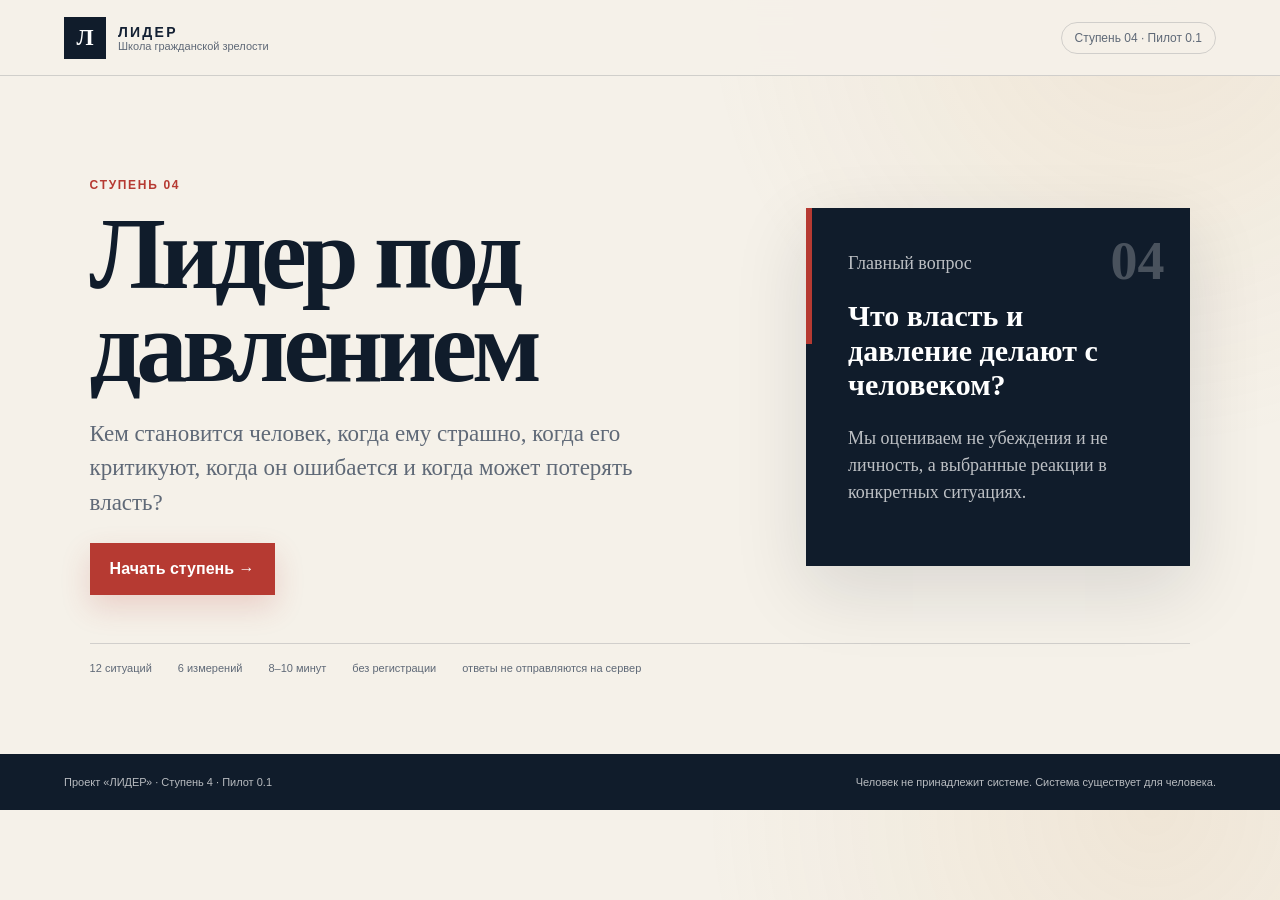
<file: step-4.html>
<!doctype html>
<html lang="ru">
<head>
  <meta charset="UTF-8" />
  <meta name="viewport" content="width=device-width, initial-scale=1.0" />
  <meta name="description" content="Четвёртая ступень проекта «ЛИДЕР»: 12 ситуаций о поведении лидера под стрессом, критикой и угрозой потери власти." />
  <meta name="theme-color" content="#101c2b" />
  <title>ЛИДЕР — Ступень 4: Лидер под давлением</title>
  <style>
    :root{--ink:#132033;--soft:#5f6977;--paper:#f5f1e9;--deep:#e9e1d4;--navy:#101c2b;--red:#b63a32;--red2:#8f2823;--gold:#bd8332;--white:#fffdf8;--line:rgba(19,32,51,.16);--shadow:0 24px 70px rgba(16,28,43,.12);--serif:Georgia,"Times New Roman",serif;--sans:Inter,-apple-system,BlinkMacSystemFont,"Segoe UI",sans-serif}
    *{box-sizing:border-box}body{margin:0;min-width:320px;background:radial-gradient(circle at 90% 0,rgba(189,131,50,.10),transparent 28rem),var(--paper);color:var(--ink);font-family:var(--sans)}button{font:inherit;cursor:pointer}.site-header{min-height:76px;display:flex;align-items:center;justify-content:space-between;gap:20px;padding:14px clamp(20px,5vw,72px);border-bottom:1px solid var(--line);background:rgba(245,241,233,.94);backdrop-filter:blur(14px);position:sticky;top:0;z-index:10}.brand{display:flex;align-items:center;gap:12px;color:inherit;text-decoration:none}.brand-mark{width:42px;height:42px;display:grid;place-items:center;background:var(--navy);color:#fff;font:700 23px/1 var(--serif)}.brand-copy{display:grid}.brand-copy strong{letter-spacing:.16em;font-size:14px}.brand-copy small{color:var(--soft);font-size:11px}.chip{border:1px solid var(--line);border-radius:999px;padding:8px 13px;color:var(--soft);font-size:12px}.screen{display:none}.screen.active{display:block}.hero{padding:clamp(46px,8vw,110px) clamp(20px,7vw,110px) 80px}.hero-grid{max-width:1240px;margin:auto;display:grid;grid-template-columns:minmax(0,1.15fr) minmax(300px,.72fr);gap:clamp(42px,8vw,110px);align-items:center}.eyebrow{margin:0 0 16px;color:var(--red);font-size:12px;font-weight:800;letter-spacing:.14em;text-transform:uppercase}h1,h2,h3,p{margin-top:0}h1{margin-bottom:24px;font:700 clamp(54px,8vw,104px)/.9 var(--serif);letter-spacing:-.05em;color:var(--navy)}h2{font:700 clamp(34px,5vw,56px)/1 var(--serif);letter-spacing:-.03em}.lead{max-width:720px;color:var(--soft);font:400 clamp(18px,2vw,23px)/1.5 var(--serif)}.primary,.secondary{min-height:52px;border:0;padding:13px 20px;font-weight:750}.primary{background:var(--red);color:#fff;box-shadow:0 12px 30px rgba(182,58,50,.18)}.primary:hover{background:var(--red2)}.secondary{background:transparent;color:var(--navy);border:1px solid var(--line)}.hero-card{position:relative;padding:42px;color:#fff;background:var(--navy);box-shadow:var(--shadow)}.hero-card:before{content:"";position:absolute;left:0;top:0;width:6px;height:38%;background:var(--red)}.hero-card .num{position:absolute;right:26px;top:22px;color:rgba(255,255,255,.24);font:700 54px var(--serif)}.hero-card p{color:rgba(255,255,255,.72);font:18px/1.5 var(--serif)}.hero-card strong{display:block;margin:22px 0;font:700 30px/1.15 var(--serif)}.trust{max-width:1240px;margin:48px auto 0;padding-top:18px;border-top:1px solid var(--line);display:flex;flex-wrap:wrap;gap:12px 26px;color:var(--soft);font-size:11px}.panel{width:min(800px,calc(100% - 40px));margin:auto;padding:clamp(44px,7vw,85px) 0 90px}.panel>p{color:var(--soft);font:18px/1.55 var(--serif)}.dimensions{display:grid;grid-template-columns:repeat(2,1fr);gap:12px;margin:30px 0}.dimension{padding:18px;background:rgba(255,253,248,.68);border:1px solid var(--line)}.dimension strong{display:block;font:700 17px var(--serif)}.dimension span{display:block;margin-top:5px;color:var(--soft);font-size:12px;line-height:1.4}.callout{margin:28px 0;padding:22px;border-left:4px solid var(--red);background:var(--deep);line-height:1.5}.consent{display:flex;align-items:flex-start;gap:12px;margin:24px 0}.consent input{width:20px;height:20px;accent-color:var(--red)}.hint{min-height:20px;color:var(--red2);font-size:12px}.test-shell,.result-shell{width:min(980px,calc(100% - 40px));margin:auto;padding:34px 0 90px}.topline{display:flex;justify-content:space-between;gap:16px;align-items:center;color:var(--soft);font-size:12px}.progress{height:3px;background:rgba(19,32,51,.1);margin:12px 0 44px;overflow:hidden}.progress>div{height:100%;background:var(--red);transition:width .25s}.question{padding:clamp(26px,5vw,56px);background:var(--white);border:1px solid rgba(19,32,51,.1);box-shadow:var(--shadow)}.meta{display:flex;justify-content:space-between;gap:16px;color:var(--red);font-size:11px;font-weight:800;letter-spacing:.09em;text-transform:uppercase}.question h2{margin:22px 0 16px;font-size:clamp(31px,4vw,48px)}.question .text{color:var(--soft);font:18px/1.55 var(--serif)}.prompt{font-weight:800;margin:24px 0 14px}.answers{display:grid;gap:10px}.answer{width:100%;display:grid;grid-template-columns:34px 1fr;gap:12px;align-items:center;padding:15px 18px;text-align:left;border:1px solid transparent;background:var(--paper);color:var(--ink)}.answer:hover{border-color:var(--navy)}.answer.selected{border-color:var(--red);background:#fff8f4}.letter{width:28px;height:28px;display:grid;place-items:center;border:1px solid var(--line);font:700 13px var(--serif)}.nav{display:flex;justify-content:space-between;gap:12px;margin-top:22px}.result-intro{max-width:800px;color:var(--soft);font:18px/1.55 var(--serif)}.result-grid{display:grid;grid-template-columns:repeat(2,1fr);gap:14px;margin:30px 0}.result-card{padding:20px;background:var(--white);border:1px solid var(--line)}.result-head{display:flex;justify-content:space-between;gap:12px}.result-head strong{font:700 19px var(--serif)}.score{color:var(--red);font-weight:800}.bar{height:5px;margin:14px 0;background:var(--deep)}.bar div{height:100%;background:var(--navy)}.result-card p{margin:0;color:var(--soft);font-size:13px;line-height:1.45}.quote{margin:32px 0;padding:28px;background:var(--navy);color:#fff;font:700 23px/1.45 var(--serif)}.actions{display:flex;flex-wrap:wrap;gap:12px}.fine{margin-top:28px;color:var(--soft);font-size:11px;line-height:1.5}footer{display:flex;justify-content:space-between;gap:20px;padding:22px clamp(20px,5vw,72px);background:var(--navy);color:rgba(255,255,255,.7);font-size:11px}@media(max-width:820px){.hero-grid{grid-template-columns:1fr}.dimensions,.result-grid{grid-template-columns:1fr}footer{display:block}footer span{display:block;margin:5px 0}}@media(max-width:560px){.brand-copy small{display:none}.chip{font-size:10px}.hero{padding-top:38px}.question{padding:24px 18px}.nav{flex-direction:column}.nav button{width:100%}}
  </style>
</head>
<body>
<header class="site-header">
  <a class="brand" href="./index.html"><span class="brand-mark">Л</span><span class="brand-copy"><strong>ЛИДЕР</strong><small>Школа гражданской зрелости</small></span></a>
  <span class="chip">Ступень 04 · Пилот 0.1</span>
</header>

<main>
<section id="intro" class="screen active hero">
  <div class="hero-grid">
    <div>
      <p class="eyebrow">Ступень 04</p>
      <h1>Лидер под давлением</h1>
      <p class="lead">Кем становится человек, когда ему страшно, когда его критикуют, когда он ошибается и когда может потерять власть?</p>
      <button class="primary" id="openRules">Начать ступень →</button>
    </div>
    <aside class="hero-card"><span class="num">04</span><p>Главный вопрос</p><strong>Что власть и давление делают с человеком?</strong><p>Мы оцениваем не убеждения и не личность, а выбранные реакции в конкретных ситуациях.</p></aside>
  </div>
  <div class="trust"><span>12 ситуаций</span><span>6 измерений</span><span>8–10 минут</span><span>без регистрации</span><span>ответы не отправляются на сервер</span></div>
</section>

<section id="rules" class="screen panel">
  <p class="eyebrow">Перед началом</p><h2>Давление проявляет границы</h2>
  <p>Сильные качества лидера под стрессом могут измениться: уверенность — стать самоуверенностью, решительность — жестокостью, ответственность — гиперконтролем, влияние — манипуляцией.</p>
  <div class="dimensions">
    <div class="dimension"><strong>Самообладание</strong><span>Пауза между сильной эмоцией и необратимым действием.</span></div>
    <div class="dimension"><strong>Несогласие</strong><span>Способность слышать «нет» и не превращать оппонента во врага.</span></div>
    <div class="dimension"><strong>Ответственность</strong><span>Признание собственной роли, ошибки и цены решения.</span></div>
    <div class="dimension"><strong>Устойчивость к манипуляции</strong><span>Отказ использовать страх и образ врага ради поддержки.</span></div>
    <div class="dimension"><strong>Ограничение себя</strong><span>Готовность отказаться от удобной власти и привилегии.</span></div>
    <div class="dimension"><strong>Человечность</strong><span>Сохранение достоинства другого — даже в конфликте.</span></div>
  </div>
  <div class="callout"><strong>Важно.</strong> Здесь нет диагноза и «идеального лидера». Результат — повод увидеть собственные предпочтения и задать дополнительные вопросы.</div>
  <label class="consent"><input type="checkbox" id="adult"/><span>Мне исполнилось 18 лет, и я понимаю исследовательский характер этой ступени.</span></label>
  <div class="hint" id="adultHint"></div>
  <button class="primary" id="start">Перейти к ситуациям →</button>
</section>

<section id="test" class="screen test-shell">
  <div class="topline"><span id="counter">Ситуация 1 из 12</span><button class="secondary" id="exit">На главную</button></div>
  <div class="progress"><div id="progress"></div></div>
  <article class="question">
    <div class="meta"><span id="theme"></span><span id="dimensionLabel"></span></div>
    <h2 id="qTitle"></h2><p class="text" id="qText"></p><p class="prompt" id="qPrompt"></p>
    <div class="answers" id="answers"></div>
  </article>
  <div class="nav"><button class="secondary" id="back">← Назад</button><button class="primary" id="next">Далее →</button></div>
</section>

<section id="result" class="screen result-shell">
  <p class="eyebrow">Ваш профиль</p><h2>Реакции под давлением</h2>
  <p class="result-intro">Это не оценка человека и не прогноз поведения. Профиль показывает, какие принципы вы чаще сохраняли в предложенных ситуациях.</p>
  <div class="result-grid" id="resultGrid"></div>
  <div class="quote">Лидера следует оценивать не только по его лучшим качествам, но и по тому, во что эти качества превращаются под страхом, стрессом, критикой и угрозой потери власти.</div>
  <div class="actions"><button class="primary" id="restart">Пройти ещё раз</button><button class="secondary" id="copy">Скопировать результат</button><button class="secondary" id="home">На главную</button></div>
  <div class="fine">Проект не измеряет человека. Он оценивает доступные признаки его готовности к конкретной лидерской роли.</div>
</section>
</main>
<footer><span>Проект «ЛИДЕР» · Ступень 4 · Пилот 0.1</span><span>Человек не принадлежит системе. Система существует для человека.</span></footer>

<script>
const DIMS={
  restraint:{title:'Самообладание',short:'Пауза между эмоцией и действием.',strong:'Под давлением вы чаще сохраняете пространство между импульсом и необратимым решением.',tension:'Проверьте: что происходит с вашими решениями, когда вы унижены, испуганы или разгневаны?'},
  dissent:{title:'Несогласие',short:'Отношение к критике и праву сказать «нет».',strong:'Вы чаще отделяете несогласие от личной вражды и сохраняете право оппонента на голос.',tension:'Проверьте: не становится ли несогласный человек для вас автоматически нелояльным или опасным?'},
  accountability:{title:'Ответственность',short:'Признание собственной роли и ошибки.',strong:'Вы чаще готовы называть собственную долю ответственности и исправлять решение.',tension:'Проверьте: не превращается ли защита репутации в поиск виноватых и красивых объяснений?'},
  manipulation:{title:'Устойчивость к манипуляции',short:'Страх, враг и образ единственного спасителя.',strong:'Вы чаще избегаете мобилизовать людей страхом и не используете непроверенную угрозу как политический ресурс.',tension:'Проверьте: насколько легко чрезвычайная риторика оправдывает для вас расширение власти?'},
  limits:{title:'Ограничение себя',short:'Готовность отказаться от удобной власти.',strong:'Вы чаще применяете ограничения и к себе, даже когда дополнительное полномочие кажется полезным.',tension:'Проверьте: согласились бы вы на то же полномочие, если завтра оно окажется у вашего противника?'},
  humanity:{title:'Человечность',short:'Достоинство противника и отказ от мести.',strong:'Вы чаще сохраняете достоинство другого человека даже там, где конфликт даёт возможность наказать или унизить.',tension:'Проверьте: способен ли противник оставаться для вас человеком, когда цена конфликта высока?'}
};

const Q=[
{id:'insult',dim:'restraint',theme:'Унижение',title:'Тебя публично оскорбили',text:'Во время прямой трансляции журналист обвиняет тебя в некомпетентности и переходит на личности. Миллионы людей смотрят эфир.',prompt:'Что ты сделаешь первым?',options:[['Потребую немедленно удалить журналиста: публичное унижение руководителя разрушает авторитет.',1],['Отвечу жёстко тем же тоном, чтобы показать, что давление не работает.',0],['Отделю личное оскорбление от содержательного вопроса, отвечу по существу, а нарушение правил разберу после эфира.',3],['Прерву эфир и вернусь к теме позже, когда эмоции улягутся.',2]]},
{id:'betrayal',dim:'restraint',theme:'Гнев',title:'Заместитель сознательно скрыл важную информацию',text:'Из-за его решения проект понёс ущерб. Ты узнаёшь об этом сразу после тяжёлого совещания и чувствуешь сильную ярость.',prompt:'Когда принимать кадровое решение?',options:[['Сразу: промедление покажет слабость.',0],['Сразу отстраню от решений, но окончательное решение приму после проверки фактов и паузы.',3],['Подожду несколько недель: любое решение на эмоциях опасно.',2],['Сначала публично выскажу всё, что думаю, а потом разберусь с фактами.',1]]},
{id:'minority',dim:'dissent',theme:'Несогласие',title:'Небольшая группа постоянно протестует против тебя',text:'Большинство поддерживает твой курс. Небольшая группа проводит законные акции и раздражает твоих сторонников.',prompt:'Как относиться к этой группе?',options:[['Пока они соблюдают закон, сохраню их право на протест и предложу открытый канал для аргументов.',3],['Не запрещу акции, но государственные площадки для них предоставлять не стану.',2],['Раз большинство уже определилось, меньшинство не должно мешать выбранному курсу.',0],['Буду отвечать только через пресс-службу, чтобы не усиливать их влияние.',1]]},
{id:'expert',dim:'dissent',theme:'Критика',title:'Эксперт публично показывает слабое место твоего решения',text:'Его расчёты выглядят убедительно. Признание его правоты нанесёт тебе заметный репутационный ущерб.',prompt:'Что важнее в первый момент?',options:[['Проверю расчёты независимым способом и публично сообщу, что решение может быть пересмотрено.',3],['Сначала найду ошибки в его прежних работах, чтобы понять, можно ли ему доверять.',1],['Не буду отвечать до тех пор, пока не появится окончательный вывод.',2],['Напомню обществу, что эксперт не несёт ответственности за управление страной.',0]]},
{id:'losses',dim:'accountability',theme:'Цена решения',title:'Твоё решение привело к серьёзным потерям',text:'Советники предупреждали о риске, но окончательное решение принимал ты. Теперь последствия очевидны.',prompt:'Что сказать обществу?',options:[['Перечислю ошибки советников: решение было коллективным.',0],['Признаю свою долю ответственности, покажу факты, план исправления и независимую проверку причин.',3],['Скажу, что решение было правильным исходя из информации того времени, и закрою тему.',1],['Признаю, что результат плохой, но не буду персонализировать ответственность до окончания расследования.',2]]},
{id:'promise',dim:'accountability',theme:'Обещание',title:'Обещание оказалось невыполнимым',text:'Можно представить промежуточные показатели как успех и формально не признавать провал основной цели.',prompt:'Как поступишь?',options:[['Покажу и достигнутое, и невыполненное, объясню причины и назову, что меняется дальше.',3],['Сосредоточусь на положительных показателях: руководитель обязан поддерживать уверенность общества.',1],['Скажу, что обстоятельства полностью изменились и прежнее обещание больше неприменимо.',2],['Найду нового ответственного за направление: задача лидера — менять слабых исполнителей.',0]]},
{id:'enemy',dim:'manipulation',theme:'Страх',title:'В стране возникла реальная, но ещё плохо изученная угроза',text:'Советники предлагают назвать конкретную группу виновником: такая речь быстро мобилизует общество, хотя доказательства пока неполные.',prompt:'Как строить обращение?',options:[['Назову группу: в кризисе людям нужна ясная картина угрозы.',0],['Опишу подтверждённые факты, уровень неопределённости, меры защиты и критерии изменения решений.',3],['Вообще не буду говорить об угрозе, пока всё не доказано.',2],['Использую жёсткую риторику без прямого обвинения конкретных людей.',1]]},
{id:'rating',dim:'manipulation',theme:'Популярность',title:'Твой рейтинг резко падает',text:'Исследования показывают, что разговор о внешнем враге быстро объединит сторонников и отвлечёт от внутренних проблем.',prompt:'Допустимо ли использовать эту тему?',options:[['Да, если внешний конфликт действительно существует.',1],['Да, политика всегда связана с эмоциональной мобилизацией.',0],['Только в объёме подтверждённых фактов и реальных мер безопасности, не связывая угрозу со своей популярностью.',3],['Лучше вообще не говорить о внешних угрозах до восстановления рейтинга.',2]]},
{id:'term',dim:'limits',theme:'Срок власти',title:'Закон позволяет тебе остаться ещё на один срок',text:'Юридически это допустимо. Раньше ты публично выступал против длительного пребывания одного человека у власти.',prompt:'Что станет главным критерием?',options:[['Законность: если процедура соблюдена, противоречия нет.',1],['Нужды страны: хороший лидер обязан остаться, если альтернативы слабее.',0],['Прежний принцип, институциональные последствия и возможность применить тот же стандарт к любому следующему лидеру.',3],['Решение общественного опроса, даже если институты против продления.',2]]},
{id:'emergency',dim:'limits',theme:'Полномочия',title:'Чрезвычайные полномочия оказались очень удобными',text:'Острая фаза кризиса почти закончилась. Сохранение режима позволит быстрее проводить реформы без долгих согласований.',prompt:'Что делать?',options:[['Сохранить полномочия, пока реформы не завершены.',0],['Вернуться к обычной процедуре, а остаточные риски покрыть узкими временными мерами с контролем.',3],['Продлить режим на короткий срок, но без внешнего контроля, чтобы сохранить скорость.',1],['Передать решение о продлении только своим советникам по безопасности.',2]]},
{id:'ill',dim:'humanity',theme:'Противник',title:'Твой давний политический противник тяжело заболел',text:'Сторонники предлагают воспользоваться моментом и нанести решающий репутационный удар: юридически препятствий нет.',prompt:'Как поступишь?',options:[['Продолжу кампанию как раньше: политика не должна зависеть от личных обстоятельств.',1],['Откажусь от атак, связанных с его уязвимостью, но продолжу содержательную критику его решений.',3],['Полностью прекращу любую критику до его возвращения.',2],['Использую момент: противник поступил бы так же.',0]]},
{id:'accused',dim:'humanity',theme:'Справедливость',title:'Противник оказался несправедливо обвинён',text:'Его защита рассердит твоих сторонников и может политически ослабить тебя. Но доказательства обвинения явно ненадёжны.',prompt:'Что важнее?',options:[['Пусть защищается сам: вмешательство только навредит мне.',1],['Публично потребую для него той же справедливой процедуры, которую хотел бы для союзника.',3],['Подожду решения суда и не буду комментировать.',2],['Не стану помогать человеку, который много лет боролся против меня.',0]]}
];

let i=0;let answers=Array(Q.length).fill(null);
const $=s=>document.querySelector(s);const show=id=>{document.querySelectorAll('.screen').forEach(x=>x.classList.remove('active'));$('#'+id).classList.add('active');window.scrollTo({top:0,behavior:'smooth'})};
$('#openRules').onclick=()=>show('rules');
$('#start').onclick=()=>{if(!$('#adult').checked){$('#adultHint').textContent='Подтвердите возраст 18+.';return}$('#adultHint').textContent='';i=0;show('test');render()};
$('#exit').onclick=()=>location.href='./index.html';$('#home').onclick=()=>location.href='./index.html';
function render(){const q=Q[i];$('#counter').textContent=`Ситуация ${i+1} из ${Q.length}`;$('#progress').style.width=`${((i+1)/Q.length)*100}%`;$('#theme').textContent=q.theme;$('#dimensionLabel').textContent=DIMS[q.dim].title;$('#qTitle').textContent=q.title;$('#qText').textContent=q.text;$('#qPrompt').textContent=q.prompt;const box=$('#answers');box.innerHTML='';q.options.forEach((o,n)=>{const b=document.createElement('button');b.className='answer'+(answers[i]===n?' selected':'');b.innerHTML=`<span class="letter">${String.fromCharCode(65+n)}</span><span>${o[0]}</span>`;b.onclick=()=>{answers[i]=n;render()};box.appendChild(b)});$('#back').disabled=i===0;$('#next').textContent=i===Q.length-1?'Показать результат →':'Далее →'}
$('#back').onclick=()=>{if(i>0){i--;render()}};
$('#next').onclick=()=>{if(answers[i]===null){alert('Выберите вариант ответа.');return}if(i<Q.length-1){i++;render()}else finish()};
function finish(){const scores={};Object.keys(DIMS).forEach(k=>scores[k]=0);Q.forEach((q,n)=>{scores[q.dim]+=q.options[answers[n]][1]});const grid=$('#resultGrid');grid.innerHTML='';Object.entries(DIMS).forEach(([k,d])=>{const pct=Math.round(scores[k]/6*100);const c=document.createElement('div');c.className='result-card';c.innerHTML=`<div class="result-head"><strong>${d.title}</strong><span class="score">${pct}%</span></div><div class="bar"><div style="width:${pct}%"></div></div><p>${pct>=67?d.strong:d.tension}</p>`;grid.appendChild(c)});show('result')}
$('#restart').onclick=()=>{answers=Array(Q.length).fill(null);i=0;show('rules')};
$('#copy').onclick=async()=>{const rows=[...document.querySelectorAll('.result-card')].map(x=>x.querySelector('strong').textContent+': '+x.querySelector('.score').textContent);const text='ЛИДЕР — Ступень 4. Реакции под давлением\n'+rows.join('\n')+'\n\nПроект не измеряет человека; результат носит исследовательский характер.';try{await navigator.clipboard.writeText(text);$('#copy').textContent='Скопировано ✓'}catch(e){alert(text)}};
</script>
</body>
</html>
</file>
